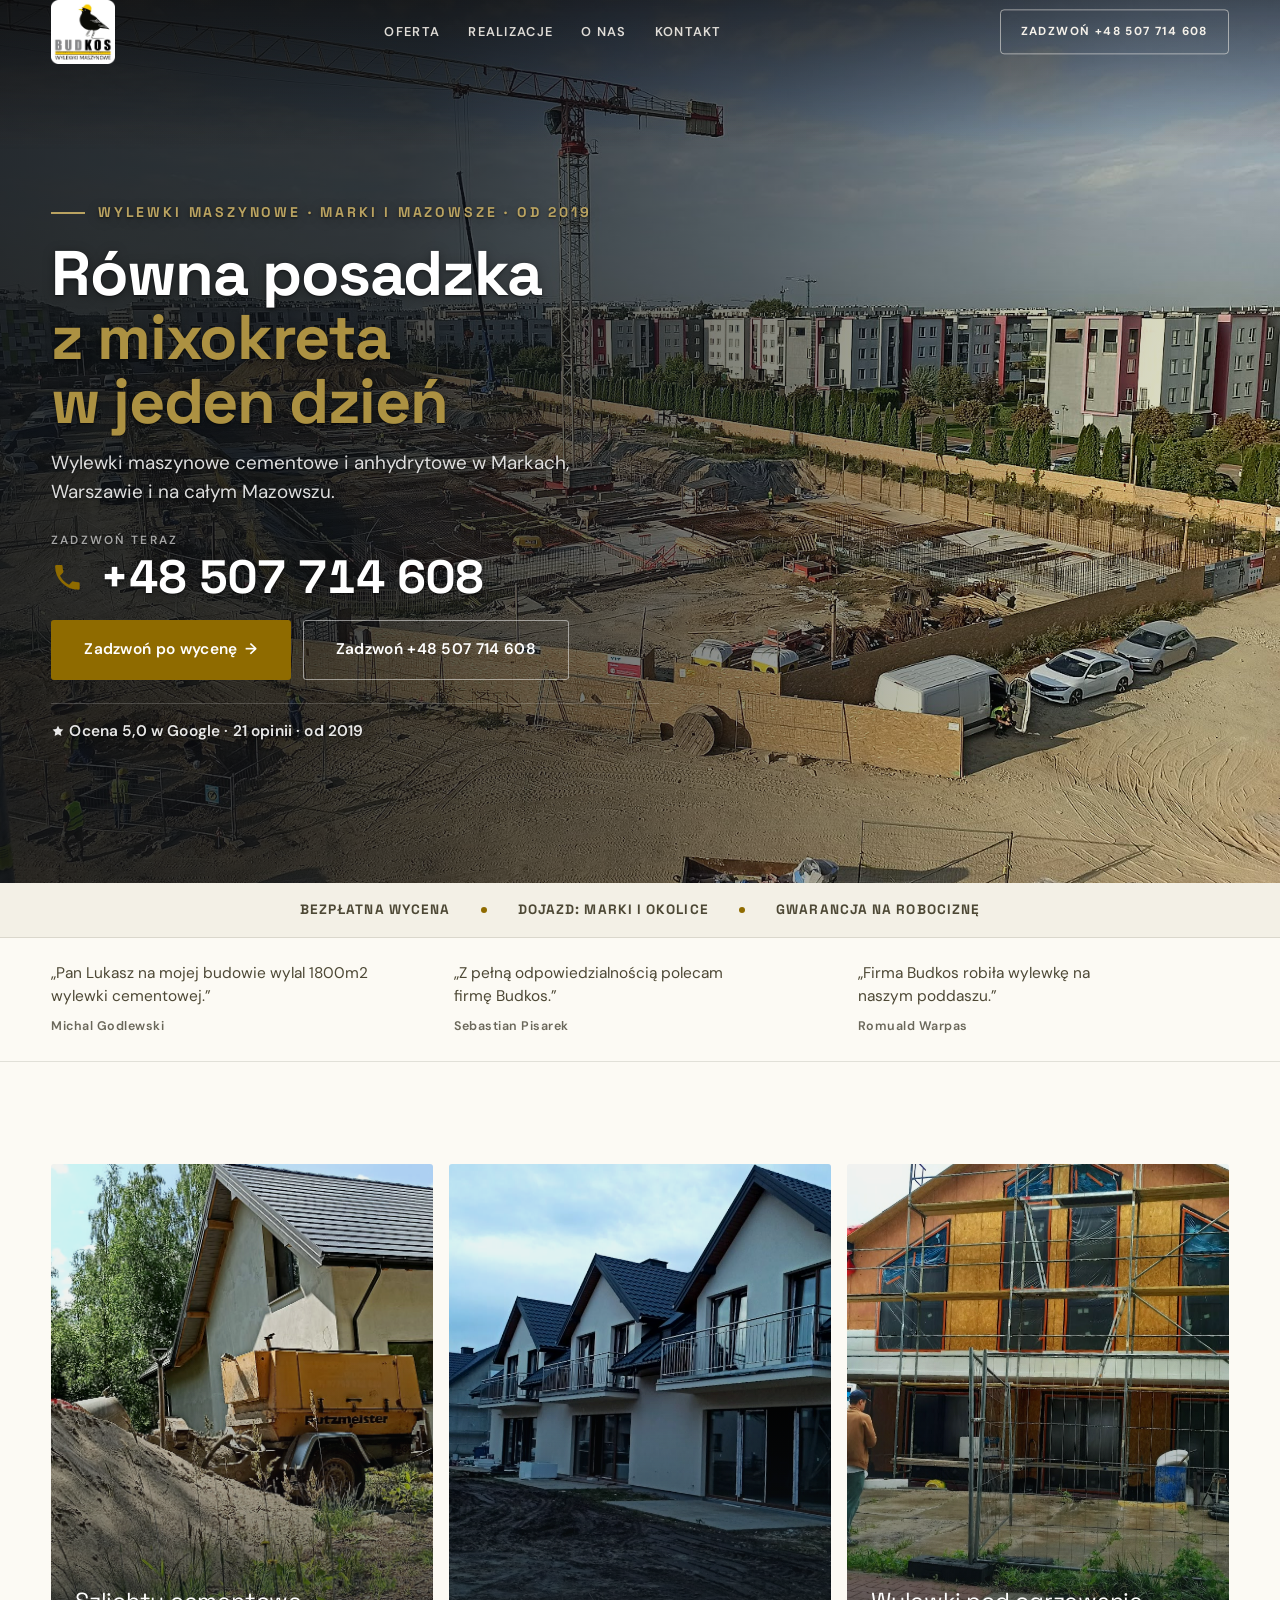
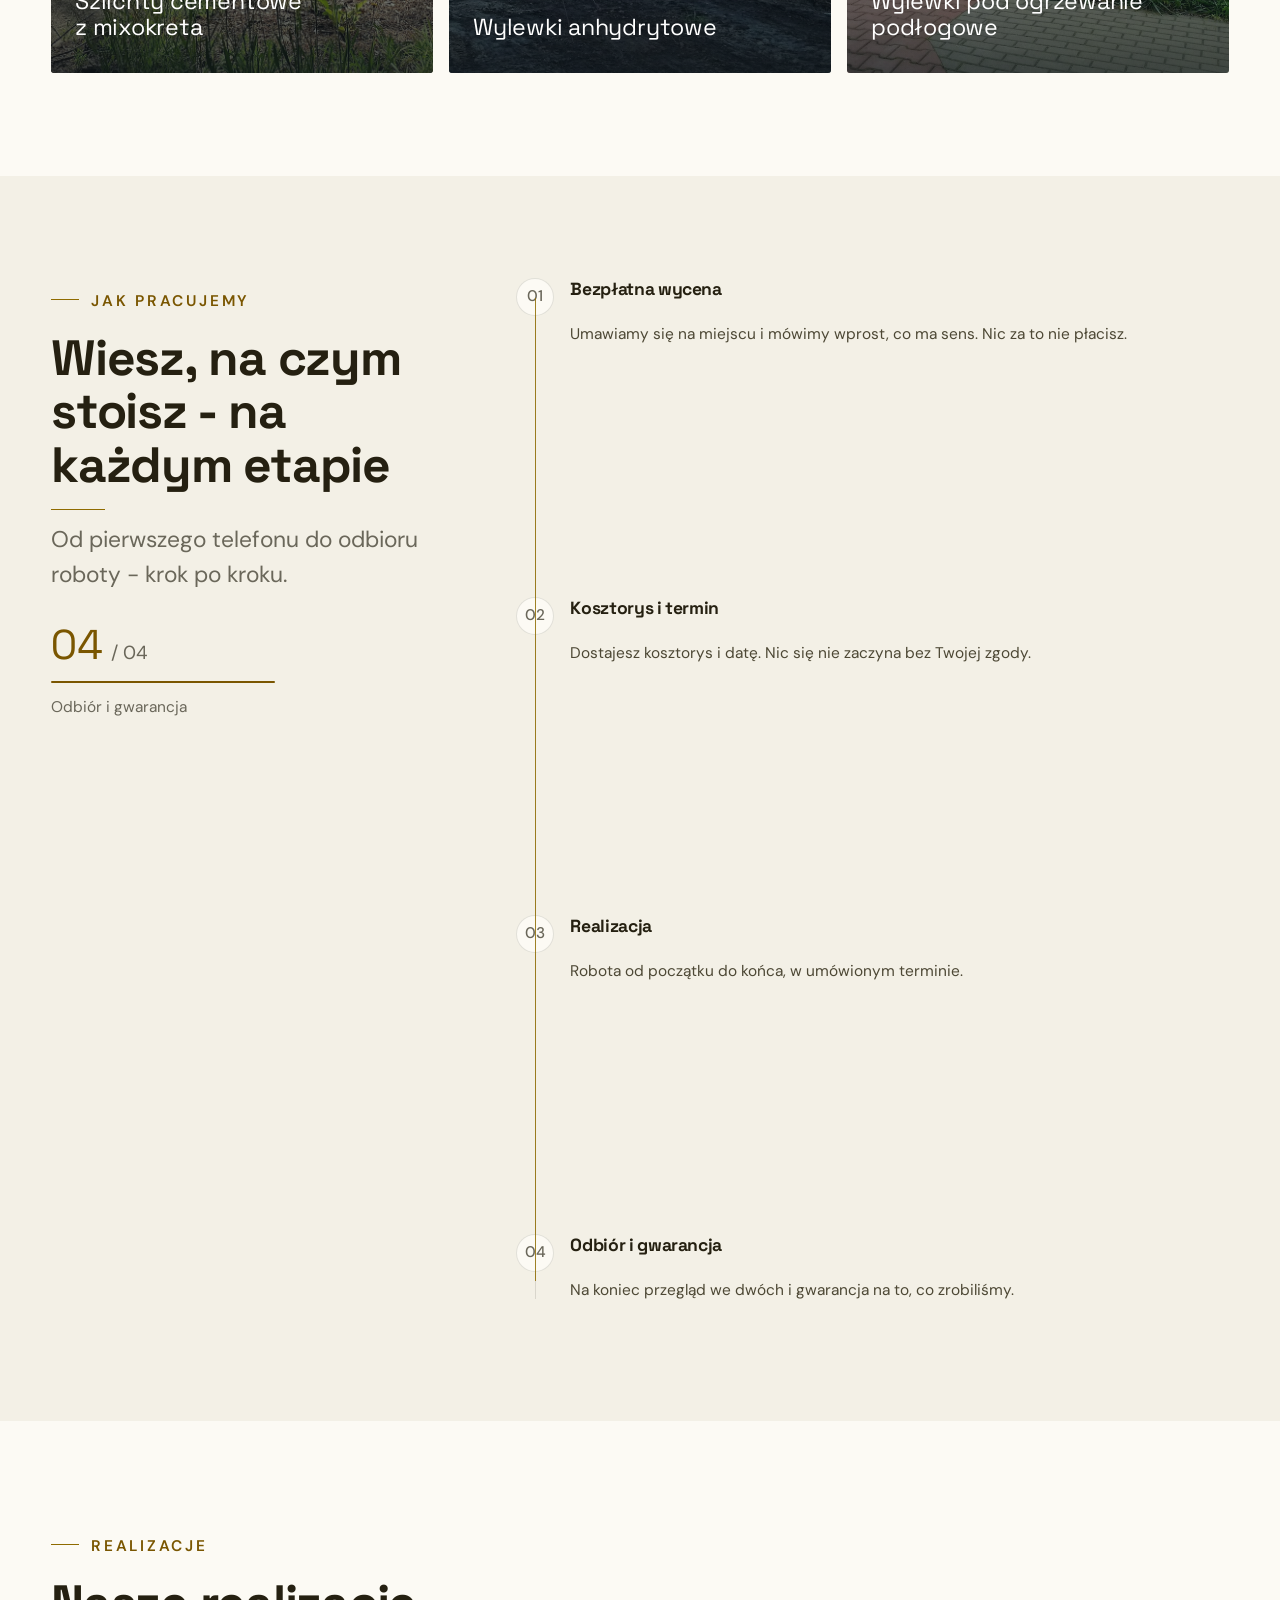
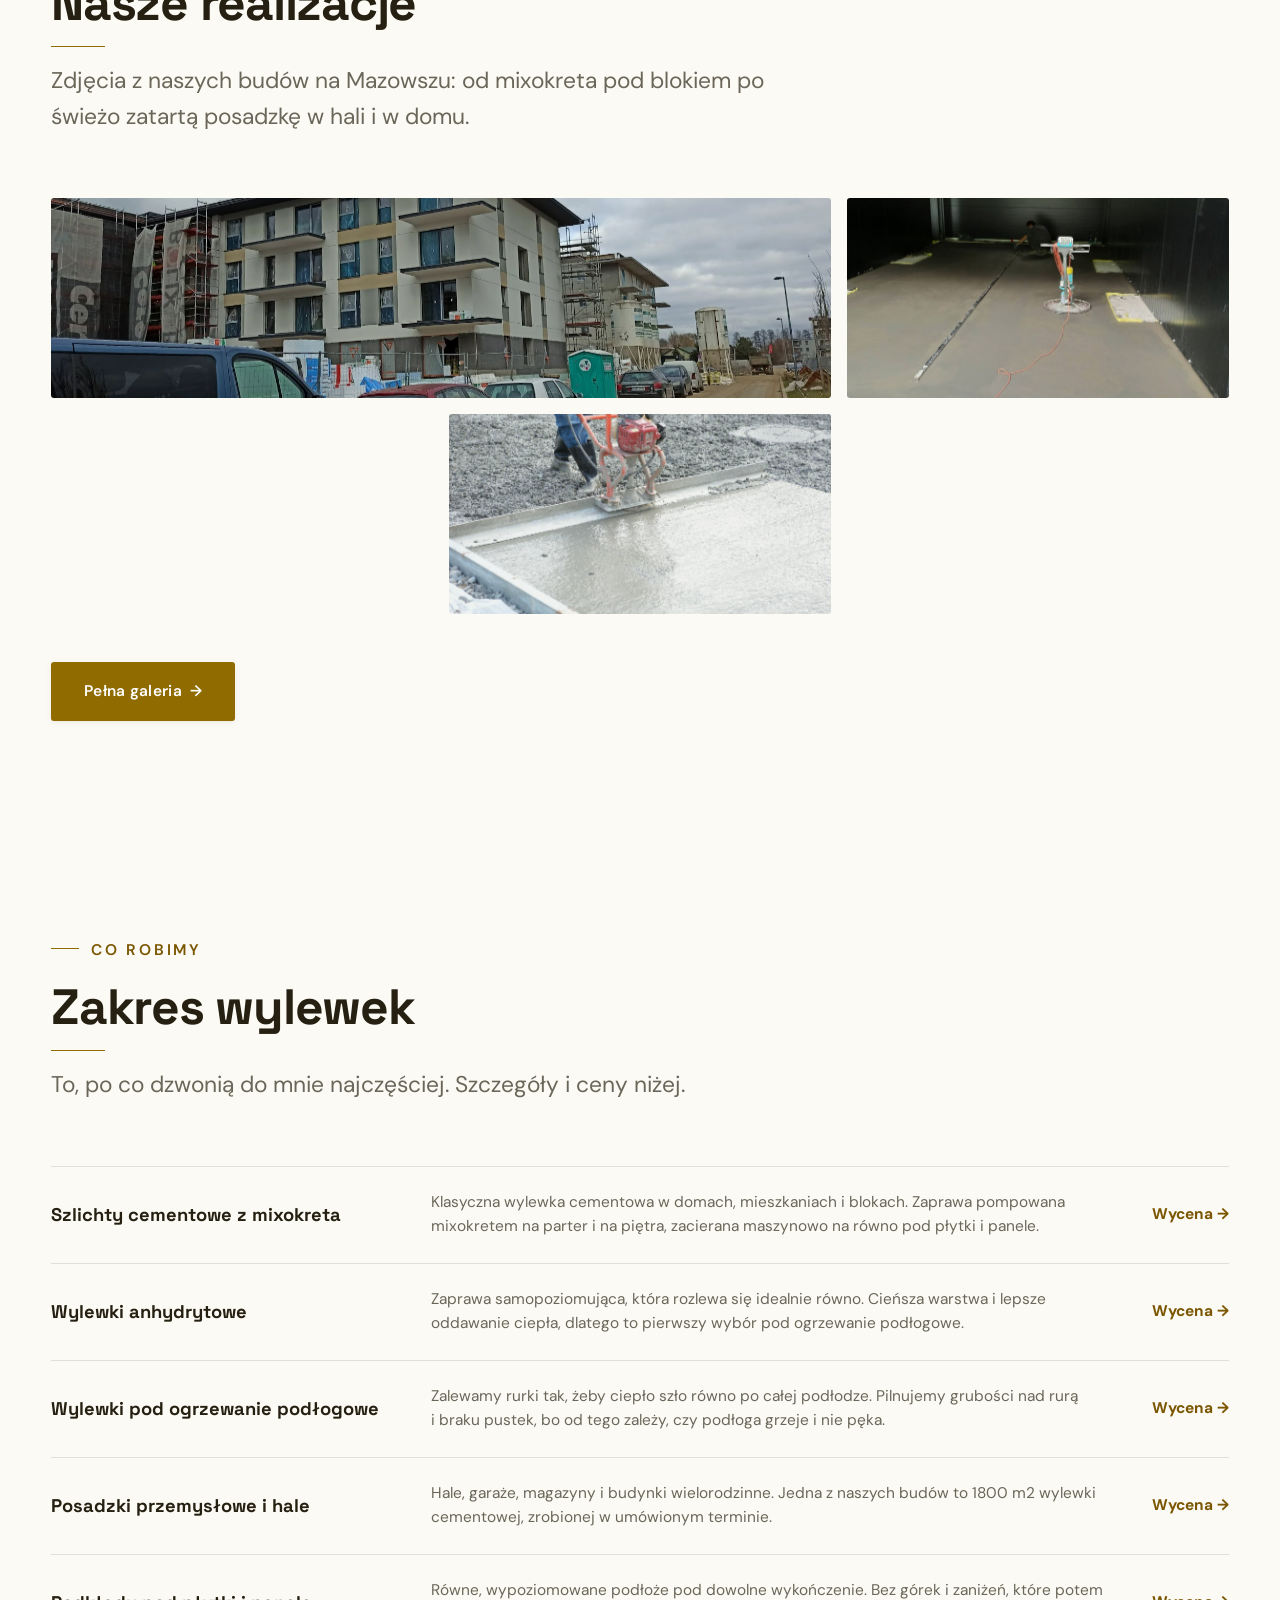
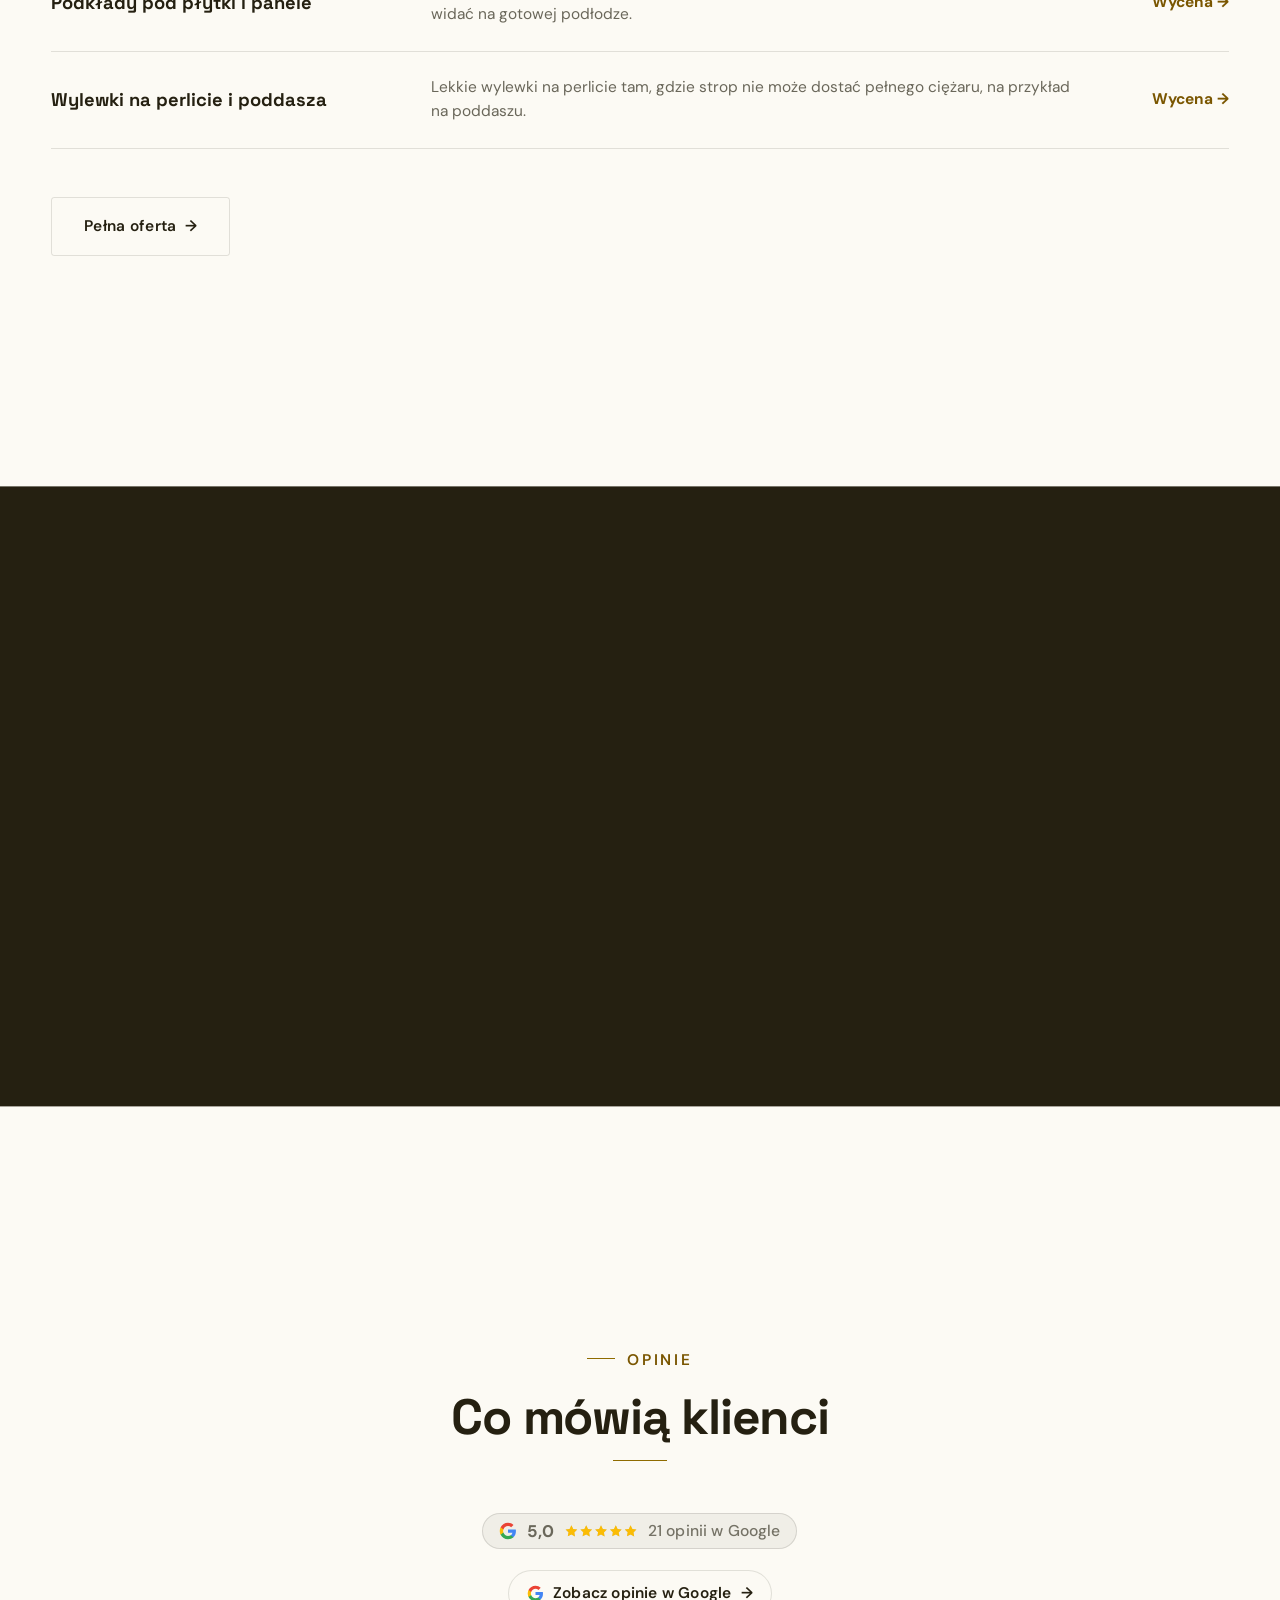
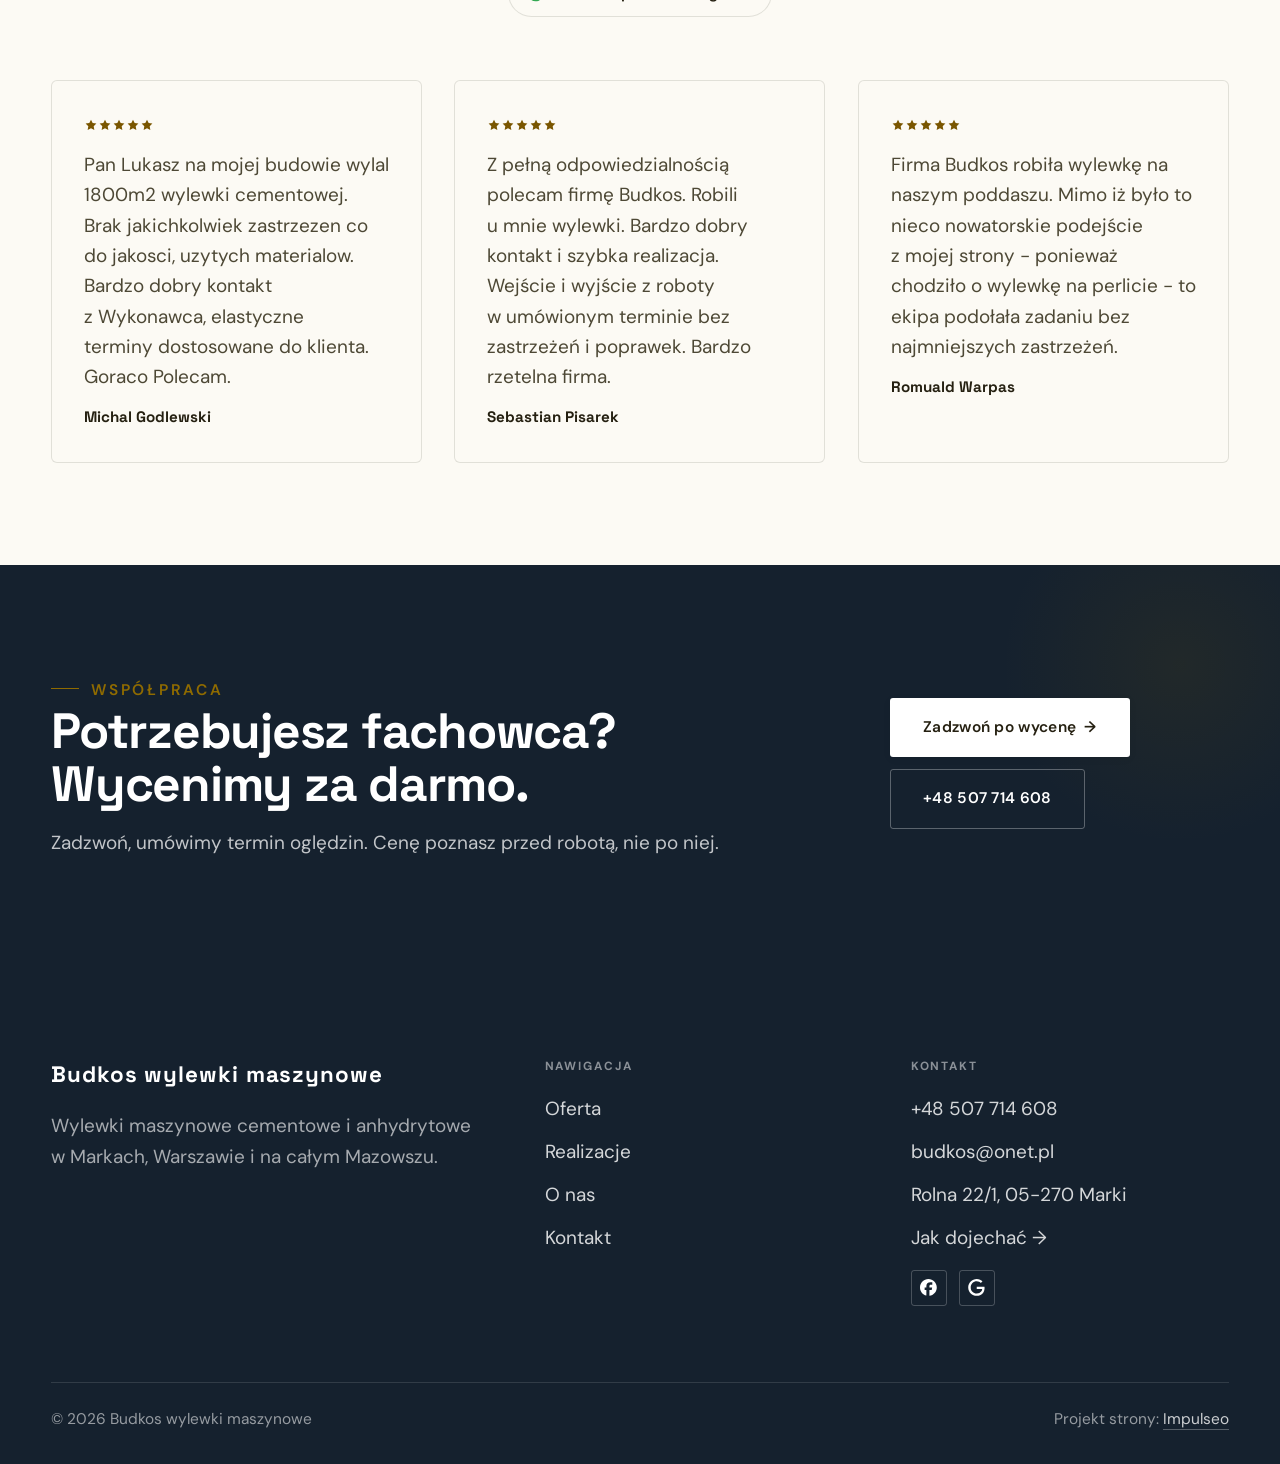
<file: index.html>
<!DOCTYPE html>
<html lang="pl">
<head>
<meta charset="UTF-8">
<meta name="viewport" content="width=device-width, initial-scale=1.0">
<title>Budkos wylewki maszynowe - Wylewki maszynowe · Marki, Warszawa i Mazowsze</title>
<meta name="description" content="Budkos - wylewki maszynowe mixokretem w Markach, Warszawie i na Mazowszu. Szlichty cementowe, posadzki anhydrytowe, wylewki pod ogrzewanie podłogowe, hale i duże metraże. Od 2019 roku, ocena 5,0 w Google.">
<link rel="canonical" href="https://kris20032.github.io/budkos-wylewki-maszynowe/">
<meta name="robots" content="noindex, nofollow">
<meta property="og:type" content="website">
<meta property="og:locale" content="pl_PL">
<meta property="og:site_name" content="Budkos wylewki maszynowe">
<meta property="og:title" content="Budkos wylewki maszynowe - Wylewki maszynowe · Marki, Warszawa i Mazowsze">
<meta property="og:description" content="Budkos - wylewki maszynowe mixokretem w Markach, Warszawie i na Mazowszu. Szlichty cementowe, posadzki anhydrytowe, wylewki pod ogrzewanie podłogowe, hale i duże metraże. Od 2019 roku, ocena 5,0 w Google.">
<meta property="og:url" content="https://kris20032.github.io/budkos-wylewki-maszynowe/">
<meta property="og:image" content="https://kris20032.github.io/budkos-wylewki-maszynowe/img/og.jpg">
<meta property="og:image:width" content="1200">
<meta property="og:image:height" content="630">
<meta name="twitter:card" content="summary_large_image">
<script type="application/ld+json">{"@context": "https://schema.org", "@type": "LocalBusiness", "name": "Budkos wylewki maszynowe", "url": "https://kris20032.github.io/budkos-wylewki-maszynowe/", "telephone": "+48507714608", "image": "https://kris20032.github.io/budkos-wylewki-maszynowe/img/og.jpg", "areaServed": "Marki", "sameAs": ["https://www.facebook.com/szlichtywylewkimaszynowe/", "https://www.google.com/maps?cid=7559980653732126920"]}</script>
<link rel="preconnect" href="https://fonts.googleapis.com">
<link rel="preconnect" href="https://fonts.gstatic.com" crossorigin>
<link href="https://fonts.googleapis.com/css2?family=Space+Grotesk:wght@500;600;700&family=DM+Sans:opsz,wght@9..40,400;9..40,500;9..40,600&display=swap" rel="stylesheet">
<link rel="stylesheet" href="assets/styles.css?v=c024ea94">
</head>
<body>

<header class="nav">
  <div class="wrap nav-inner">
    <a class="brand brand-has-logo" href="index.html"><img class="brand-logo" src="img/logo.png" alt="Budkos wylewki maszynowe" width="524" height="520" decoding="async"></a>
    <nav class="nav-links">
      <a href="oferta.html">Oferta</a>
      <a href="realizacje.html">Realizacje</a>
      <a href="o-nas.html">O nas</a>
      <a href="kontakt.html">Kontakt</a>
      <a href="tel:+48507714608" class="btn btn-accent">Zadzwoń +48 507 714 608</a>
    </nav>
    <button class="nav-toggle" aria-label="Menu"><span></span><span></span><span></span></button>
  </div>
</header>

<main>
<section class="hero-fach">
  <img class="hf-photo" src="img/hero.jpg" fetchpriority="high" data-rotate="img/g3.jpg|img/g5.jpg" alt="Budkos wylewki maszynowe" width="1876" height="990">
  <div class="hf-panel">
    <div class="hf-inner">
      <span class="hf-kicker">Wylewki maszynowe · Marki i Mazowsze · od 2019</span>
      <h1 class="hf-title">Równa posadzka <em>z mixokreta w jeden dzień</em></h1>
      <p class="hf-lead">Wylewki maszynowe cementowe i anhydrytowe w Markach, Warszawie i na całym Mazowszu.</p>
      <a class="hf-phone" href="tel:+48507714608"><span class="hf-phone-lab">Zadzwoń teraz</span><span class="hf-phone-num"><svg class="ico-tel" width="16" height="16" viewBox="0 0 24 24" fill="none" aria-hidden="true"><path d="M6.6 10.8a15.5 15.5 0 0 0 6.6 6.6l2.2-2.2a1 1 0 0 1 1-.24 11.4 11.4 0 0 0 3.6.58 1 1 0 0 1 1 1V20a1 1 0 0 1-1 1A17 17 0 0 1 3 4a1 1 0 0 1 1-1h3.5a1 1 0 0 1 1 1c0 1.25.2 2.46.58 3.6a1 1 0 0 1-.25 1l-2.23 2.2Z" fill="currentColor"/></svg> +48 507 714 608</span></a>
      <div class="hf-actions">
        <a href="kontakt.html" class="btn btn-accent">Zadzwoń po wycenę <span class="arr">→</span></a>
        <a href="tel:+48507714608" class="btn btn-ghost hf-ghost">Zadzwoń +48 507 714 608</a>
      </div>
      <div class="hf-trust"><svg class="ico-star" width="14" height="14" viewBox="0 0 24 24" style="vertical-align:-2px" aria-hidden="true"><path d="M12 2.8l2.85 5.8 6.4.93-4.63 4.5 1.1 6.37L12 17.4l-5.72 3 1.1-6.37-4.63-4.5 6.4-.93L12 2.8Z" fill="currentColor"/></svg> Ocena 5,0 w Google · 21 opinii · od 2019</div>
    </div>
  </div>
</section>
<section class="fach-promise">
  <div class="wrap">
    <ul class="fp-row reveal"><li>Bezpłatna wycena</li><li>Dojazd: Marki i okolice</li><li>Gwarancja na robociznę</li></ul>
  </div>
</section>
<section class="opinie-mini" aria-label="Opinie klientów">
  <div class="wrap">
    <div class="om-row">
      <div class="om-item reveal"><blockquote>„Pan Lukasz na mojej budowie wylal 1800m2 wylewki cementowej.”</blockquote><span class="om-autor">Michal Godlewski</span></div>
      <div class="om-item reveal"><blockquote>„Z pełną odpowiedzialnością polecam firmę Budkos.”</blockquote><span class="om-autor">Sebastian Pisarek</span></div>
      <div class="om-item reveal"><blockquote>„Firma Budkos robiła wylewkę na naszym poddaszu.”</blockquote><span class="om-autor">Romuald Warpas</span></div>
    </div>
  </div>
</section>
<section class="gateways-band">
  <div class="wrap">
    <div class="gateways">
      <a href="oferta.html" class="gateway reveal"><img src="img/g1.jpg" alt="Szlichty cementowe z mixokreta" loading="lazy" width="1600" height="1201" decoding="async"><span class="g-ttl">Szlichty cementowe z mixokreta</span></a>
      <a href="oferta.html" class="gateway reveal"><img src="img/g2.jpg" alt="Wylewki anhydrytowe" loading="lazy" width="1498" height="1078" decoding="async"><span class="g-ttl">Wylewki anhydrytowe</span></a>
      <a href="oferta.html" class="gateway reveal"><img src="img/g4.jpg" alt="Wylewki pod ogrzewanie podłogowe" loading="lazy" width="1518" height="1106" decoding="async"><span class="g-ttl">Wylewki pod ogrzewanie podłogowe</span></a>
    </div>
  </div>
</section>
<section class="proces proces-os fachowcy">
  <div class="wrap proc-grid">
    <div class="proc-side">
      <div class="head reveal">
        <span class="eyebrow">Jak pracujemy</span>
        <h2>Wiesz, na czym stoisz - na każdym etapie</h2>
        <p>Od pierwszego telefonu do odbioru roboty - krok po kroku.</p>
      </div>
      <div class="proc-count" aria-hidden="true"><span class="pc-cur">01</span><span class="pc-all">/ 04</span></div>
      <div class="proc-bar" aria-hidden="true"><i></i></div>
      <p class="proc-now" aria-hidden="true">Bezpłatna wycena</p>
    </div>
    <ol class="proces-line">
      <li class="reveal"><span class="pno">01</span><h3>Bezpłatna wycena</h3><p>Umawiamy się na miejscu i mówimy wprost, co ma sens. Nic za to nie płacisz.</p></li>
      <li class="reveal"><span class="pno">02</span><h3>Kosztorys i termin</h3><p>Dostajesz kosztorys i datę. Nic się nie zaczyna bez Twojej zgody.</p></li>
      <li class="reveal"><span class="pno">03</span><h3>Realizacja</h3><p>Robota od początku do końca, w umówionym terminie.</p></li>
      <li class="reveal"><span class="pno">04</span><h3>Odbiór i gwarancja</h3><p>Na koniec przegląd we dwóch i gwarancja na to, co zrobiliśmy.</p></li>
    </ol>
  </div>
</section>
<section>
  <div class="wrap">
    <div class="head reveal">
      <span class="eyebrow">Realizacje</span>
      <h2>Nasze realizacje</h2>
      <p>Zdjęcia z naszych budów na Mazowszu: od mixokreta pod blokiem po świeżo zatartą posadzkę w hali i w domu.</p>
    </div>
    <div class="gallery">
      <div class="tile t-two3 reveal"><img src="img/g6.jpg" alt="Budkos wylewki maszynowe" loading="lazy" width="1528" height="1120" decoding="async"></div>
      <div class="tile t-third reveal"><img src="img/g7.jpg" alt="Budkos wylewki maszynowe" loading="lazy" width="1548" height="2078" decoding="async"></div>
      <div class="tile t-third reveal"><img src="img/g8.jpg" alt="Budkos wylewki maszynowe" loading="lazy" width="1600" height="2131" decoding="async"></div>
      <div class="tile t-third reveal"><img src="img/g9.jpg" alt="Budkos wylewki maszynowe" loading="lazy" width="1600" height="1066" decoding="async"></div>
      <div class="tile t-third reveal"><img src="img/g10.jpg" alt="Budkos wylewki maszynowe" loading="lazy" width="1600" height="1066" decoding="async"></div>
    </div>
    <div style="margin-top:var(--space-7)" class="reveal"><a href="realizacje.html" class="btn btn-accent">Pełna galeria <span class="arr">→</span></a></div>
  </div>
</section>
<section class="fach-uslugi">
  <div class="wrap">
    <div class="head reveal">
      <span class="eyebrow">Co robimy</span>
      <h2>Zakres wylewek</h2>
      <p>To, po co dzwonią do mnie najczęściej. Szczegóły i ceny niżej.</p>
    </div>
    <ul class="fu-list">
      <li class="fu-row reveal"><div class="fu-name">Szlichty cementowe z mixokreta</div><div class="fu-desc">Klasyczna wylewka cementowa w domach, mieszkaniach i blokach. Zaprawa pompowana mixokretem na parter i na piętra, zacierana maszynowo na równo pod płytki i panele.</div><a class="fu-cta" href="kontakt.html">Wycena <span class="arr">→</span></a></li>
      <li class="fu-row reveal"><div class="fu-name">Wylewki anhydrytowe</div><div class="fu-desc">Zaprawa samopoziomująca, która rozlewa się idealnie równo. Cieńsza warstwa i lepsze oddawanie ciepła, dlatego to pierwszy wybór pod ogrzewanie podłogowe.</div><a class="fu-cta" href="kontakt.html">Wycena <span class="arr">→</span></a></li>
      <li class="fu-row reveal"><div class="fu-name">Wylewki pod ogrzewanie podłogowe</div><div class="fu-desc">Zalewamy rurki tak, żeby ciepło szło równo po całej podłodze. Pilnujemy grubości nad rurą i braku pustek, bo od tego zależy, czy podłoga grzeje i nie pęka.</div><a class="fu-cta" href="kontakt.html">Wycena <span class="arr">→</span></a></li>
      <li class="fu-row reveal"><div class="fu-name">Posadzki przemysłowe i hale</div><div class="fu-desc">Hale, garaże, magazyny i budynki wielorodzinne. Jedna z naszych budów to 1800 m2 wylewki cementowej, zrobionej w umówionym terminie.</div><a class="fu-cta" href="kontakt.html">Wycena <span class="arr">→</span></a></li>
      <li class="fu-row reveal"><div class="fu-name">Podkłady pod płytki i panele</div><div class="fu-desc">Równe, wypoziomowane podłoże pod dowolne wykończenie. Bez górek i zaniżeń, które potem widać na gotowej podłodze.</div><a class="fu-cta" href="kontakt.html">Wycena <span class="arr">→</span></a></li>
      <li class="fu-row reveal"><div class="fu-name">Wylewki na perlicie i poddasza</div><div class="fu-desc">Lekkie wylewki na perlicie tam, gdzie strop nie może dostać pełnego ciężaru, na przykład na poddaszu.</div><a class="fu-cta" href="kontakt.html">Wycena <span class="arr">→</span></a></li>
    </ul>
    <div style="margin-top:var(--space-7)" class="reveal"><a href="oferta.html" class="btn btn-ghost">Pełna oferta <span class="arr">→</span></a></div>
  </div>
</section>
<section class="stopklatka" aria-hidden="true">
  <div class="stk-bg" style="background-image:url(img/g11.jpg)"></div>
</section>
<section class="opinie">
  <div class="wrap">
    <div class="head center reveal">
      <span class="eyebrow">Opinie</span>
      <h2>Co mówią klienci</h2>
    </div>
    <p class="op-meta reveal"><span class="g-badge"><svg class="gb-ico" viewBox="0 0 24 24" width="18" height="18" aria-hidden="true"><path fill="#4285F4" d="M22.56 12.25c0-.78-.07-1.53-.2-2.25H12v4.26h5.92c-.26 1.37-1.04 2.53-2.21 3.31v2.77h3.57c2.08-1.92 3.28-4.74 3.28-8.09z"/><path fill="#34A853" d="M12 23c2.97 0 5.46-.98 7.28-2.66l-3.57-2.77c-.98.66-2.23 1.06-3.71 1.06-2.86 0-5.29-1.93-6.16-4.53H2.18v2.84C3.99 20.53 7.7 23 12 23z"/><path fill="#FBBC05" d="M5.84 14.09c-.22-.66-.35-1.36-.35-2.09s.13-1.43.35-2.09V7.07H2.18C1.43 8.55 1 10.22 1 12s.43 3.45 1.18 4.93l2.85-2.22.81-.62z"/><path fill="#EA4335" d="M12 5.38c1.62 0 3.06.56 4.21 1.64l3.15-3.15C17.45 2.09 14.97 1 12 1 7.7 1 3.99 3.47 2.18 7.07l3.66 2.84c.87-2.6 3.3-4.53 6.16-4.53z"/></svg><b class="gb-ocena">5,0</b><svg class="gb-stars" viewBox="0 0 90 18" width="74" height="14.8" aria-hidden="true"><g fill="currentColor" opacity=".26"><path transform="translate(0,0)" d="M9 1.6l2.2 4.46 4.92.72-3.56 3.47.84 4.9L9 12.74l-4.4 2.31.84-4.9L1.88 6.68l4.92-.72L9 1.6Z"/><path transform="translate(18,0)" d="M9 1.6l2.2 4.46 4.92.72-3.56 3.47.84 4.9L9 12.74l-4.4 2.31.84-4.9L1.88 6.68l4.92-.72L9 1.6Z"/><path transform="translate(36,0)" d="M9 1.6l2.2 4.46 4.92.72-3.56 3.47.84 4.9L9 12.74l-4.4 2.31.84-4.9L1.88 6.68l4.92-.72L9 1.6Z"/><path transform="translate(54,0)" d="M9 1.6l2.2 4.46 4.92.72-3.56 3.47.84 4.9L9 12.74l-4.4 2.31.84-4.9L1.88 6.68l4.92-.72L9 1.6Z"/><path transform="translate(72,0)" d="M9 1.6l2.2 4.46 4.92.72-3.56 3.47.84 4.9L9 12.74l-4.4 2.31.84-4.9L1.88 6.68l4.92-.72L9 1.6Z"/></g><clipPath id="gs1000"><rect x="0" y="0" width="90.0" height="18"/></clipPath><g fill="#FBBC04" clip-path="url(#gs1000)"><path transform="translate(0,0)" d="M9 1.6l2.2 4.46 4.92.72-3.56 3.47.84 4.9L9 12.74l-4.4 2.31.84-4.9L1.88 6.68l4.92-.72L9 1.6Z"/><path transform="translate(18,0)" d="M9 1.6l2.2 4.46 4.92.72-3.56 3.47.84 4.9L9 12.74l-4.4 2.31.84-4.9L1.88 6.68l4.92-.72L9 1.6Z"/><path transform="translate(36,0)" d="M9 1.6l2.2 4.46 4.92.72-3.56 3.47.84 4.9L9 12.74l-4.4 2.31.84-4.9L1.88 6.68l4.92-.72L9 1.6Z"/><path transform="translate(54,0)" d="M9 1.6l2.2 4.46 4.92.72-3.56 3.47.84 4.9L9 12.74l-4.4 2.31.84-4.9L1.88 6.68l4.92-.72L9 1.6Z"/><path transform="translate(72,0)" d="M9 1.6l2.2 4.46 4.92.72-3.56 3.47.84 4.9L9 12.74l-4.4 2.31.84-4.9L1.88 6.68l4.92-.72L9 1.6Z"/></g></svg><span class="gb-txt">21 opinii w Google</span></span></p>
    <p class="op-meta reveal"><a class="op-google" href="https://www.google.com/maps?cid=7559980653732126920" target="_blank" rel="noopener"><svg class="op-g-ico" viewBox="0 0 24 24" width="17" height="17" aria-hidden="true"><path fill="#4285F4" d="M22.56 12.25c0-.78-.07-1.53-.2-2.25H12v4.26h5.92c-.26 1.37-1.04 2.53-2.21 3.31v2.77h3.57c2.08-1.92 3.28-4.74 3.28-8.09z"/><path fill="#34A853" d="M12 23c2.97 0 5.46-.98 7.28-2.66l-3.57-2.77c-.98.66-2.23 1.06-3.71 1.06-2.86 0-5.29-1.93-6.16-4.53H2.18v2.84C3.99 20.53 7.7 23 12 23z"/><path fill="#FBBC05" d="M5.84 14.09c-.22-.66-.35-1.36-.35-2.09s.13-1.43.35-2.09V7.07H2.18C1.43 8.55 1 10.22 1 12s.43 3.45 1.18 4.93l2.85-2.22.81-.62z"/><path fill="#EA4335" d="M12 5.38c1.62 0 3.06.56 4.21 1.64l3.15-3.15C17.45 2.09 14.97 1 12 1 7.7 1 3.99 3.47 2.18 7.07l3.66 2.84c.87-2.6 3.3-4.53 6.16-4.53z"/></svg><span>Zobacz opinie w Google</span><span class="arr">→</span></a></p>
    <div class="opinie-grid">
      <figure class="op-card reveal"><span class="op-star"><svg class="ico-star" width="14" height="14" viewBox="0 0 24 24" style="vertical-align:-2px" aria-hidden="true"><path d="M12 2.8l2.85 5.8 6.4.93-4.63 4.5 1.1 6.37L12 17.4l-5.72 3 1.1-6.37-4.63-4.5 6.4-.93L12 2.8Z" fill="currentColor"/></svg><svg class="ico-star" width="14" height="14" viewBox="0 0 24 24" style="vertical-align:-2px" aria-hidden="true"><path d="M12 2.8l2.85 5.8 6.4.93-4.63 4.5 1.1 6.37L12 17.4l-5.72 3 1.1-6.37-4.63-4.5 6.4-.93L12 2.8Z" fill="currentColor"/></svg><svg class="ico-star" width="14" height="14" viewBox="0 0 24 24" style="vertical-align:-2px" aria-hidden="true"><path d="M12 2.8l2.85 5.8 6.4.93-4.63 4.5 1.1 6.37L12 17.4l-5.72 3 1.1-6.37-4.63-4.5 6.4-.93L12 2.8Z" fill="currentColor"/></svg><svg class="ico-star" width="14" height="14" viewBox="0 0 24 24" style="vertical-align:-2px" aria-hidden="true"><path d="M12 2.8l2.85 5.8 6.4.93-4.63 4.5 1.1 6.37L12 17.4l-5.72 3 1.1-6.37-4.63-4.5 6.4-.93L12 2.8Z" fill="currentColor"/></svg><svg class="ico-star" width="14" height="14" viewBox="0 0 24 24" style="vertical-align:-2px" aria-hidden="true"><path d="M12 2.8l2.85 5.8 6.4.93-4.63 4.5 1.1 6.37L12 17.4l-5.72 3 1.1-6.37-4.63-4.5 6.4-.93L12 2.8Z" fill="currentColor"/></svg></span><blockquote>Pan Lukasz na mojej budowie wylal 1800m2 wylewki cementowej. Brak jakichkolwiek zastrzezen co do jakosci, uzytych materialow. Bardzo dobry kontakt z Wykonawca, elastyczne terminy dostosowane do klienta. Goraco Polecam.</blockquote><span class="op-autor">Michal Godlewski</span></figure>
      <figure class="op-card reveal"><span class="op-star"><svg class="ico-star" width="14" height="14" viewBox="0 0 24 24" style="vertical-align:-2px" aria-hidden="true"><path d="M12 2.8l2.85 5.8 6.4.93-4.63 4.5 1.1 6.37L12 17.4l-5.72 3 1.1-6.37-4.63-4.5 6.4-.93L12 2.8Z" fill="currentColor"/></svg><svg class="ico-star" width="14" height="14" viewBox="0 0 24 24" style="vertical-align:-2px" aria-hidden="true"><path d="M12 2.8l2.85 5.8 6.4.93-4.63 4.5 1.1 6.37L12 17.4l-5.72 3 1.1-6.37-4.63-4.5 6.4-.93L12 2.8Z" fill="currentColor"/></svg><svg class="ico-star" width="14" height="14" viewBox="0 0 24 24" style="vertical-align:-2px" aria-hidden="true"><path d="M12 2.8l2.85 5.8 6.4.93-4.63 4.5 1.1 6.37L12 17.4l-5.72 3 1.1-6.37-4.63-4.5 6.4-.93L12 2.8Z" fill="currentColor"/></svg><svg class="ico-star" width="14" height="14" viewBox="0 0 24 24" style="vertical-align:-2px" aria-hidden="true"><path d="M12 2.8l2.85 5.8 6.4.93-4.63 4.5 1.1 6.37L12 17.4l-5.72 3 1.1-6.37-4.63-4.5 6.4-.93L12 2.8Z" fill="currentColor"/></svg><svg class="ico-star" width="14" height="14" viewBox="0 0 24 24" style="vertical-align:-2px" aria-hidden="true"><path d="M12 2.8l2.85 5.8 6.4.93-4.63 4.5 1.1 6.37L12 17.4l-5.72 3 1.1-6.37-4.63-4.5 6.4-.93L12 2.8Z" fill="currentColor"/></svg></span><blockquote>Z pełną odpowiedzialnością polecam firmę Budkos. Robili u mnie wylewki. Bardzo dobry kontakt i szybka realizacja. Wejście i wyjście z roboty w umówionym terminie bez zastrzeżeń i poprawek. Bardzo rzetelna firma.</blockquote><span class="op-autor">Sebastian Pisarek</span></figure>
      <figure class="op-card reveal"><span class="op-star"><svg class="ico-star" width="14" height="14" viewBox="0 0 24 24" style="vertical-align:-2px" aria-hidden="true"><path d="M12 2.8l2.85 5.8 6.4.93-4.63 4.5 1.1 6.37L12 17.4l-5.72 3 1.1-6.37-4.63-4.5 6.4-.93L12 2.8Z" fill="currentColor"/></svg><svg class="ico-star" width="14" height="14" viewBox="0 0 24 24" style="vertical-align:-2px" aria-hidden="true"><path d="M12 2.8l2.85 5.8 6.4.93-4.63 4.5 1.1 6.37L12 17.4l-5.72 3 1.1-6.37-4.63-4.5 6.4-.93L12 2.8Z" fill="currentColor"/></svg><svg class="ico-star" width="14" height="14" viewBox="0 0 24 24" style="vertical-align:-2px" aria-hidden="true"><path d="M12 2.8l2.85 5.8 6.4.93-4.63 4.5 1.1 6.37L12 17.4l-5.72 3 1.1-6.37-4.63-4.5 6.4-.93L12 2.8Z" fill="currentColor"/></svg><svg class="ico-star" width="14" height="14" viewBox="0 0 24 24" style="vertical-align:-2px" aria-hidden="true"><path d="M12 2.8l2.85 5.8 6.4.93-4.63 4.5 1.1 6.37L12 17.4l-5.72 3 1.1-6.37-4.63-4.5 6.4-.93L12 2.8Z" fill="currentColor"/></svg><svg class="ico-star" width="14" height="14" viewBox="0 0 24 24" style="vertical-align:-2px" aria-hidden="true"><path d="M12 2.8l2.85 5.8 6.4.93-4.63 4.5 1.1 6.37L12 17.4l-5.72 3 1.1-6.37-4.63-4.5 6.4-.93L12 2.8Z" fill="currentColor"/></svg></span><blockquote>Firma Budkos robiła wylewkę na naszym poddaszu. Mimo iż było to nieco nowatorskie podejście z mojej strony - ponieważ chodziło o wylewkę na perlicie - to ekipa podołała zadaniu bez najmniejszych zastrzeżeń.</blockquote><span class="op-autor">Romuald Warpas</span></figure>
    </div>
  </div>
</section>
<section class="cta">
  <div class="wrap">
    <div class="reveal">
      <span class="eyebrow">Współpraca</span>
      <h2>Potrzebujesz fachowca? Wycenimy za darmo.</h2>
      <p>Zadzwoń, umówimy termin oględzin. Cenę poznasz przed robotą, nie po niej.</p>
    </div>
    <div class="cta-actions reveal">
      <a href="kontakt.html" class="btn btn-light">Zadzwoń po wycenę <span class="arr">→</span></a>
      <a href="tel:+48507714608" class="btn btn-ghost btn-ghost-cta">+48 507 714 608</a>
    </div>
  </div>
</section>
</main>

<footer>
  <div class="wrap">
    <div class="foot-grid">
      <div class="foot-brand">
        <div class="name">Budkos wylewki maszynowe</div>
        <p>Wylewki maszynowe cementowe i anhydrytowe w Markach, Warszawie i na całym Mazowszu.</p>
      </div>
      <div class="foot-col">
        <h4>Nawigacja</h4>
        <a href="oferta.html">Oferta</a>
        <a href="realizacje.html">Realizacje</a>
        <a href="o-nas.html">O nas</a>
        <a href="kontakt.html">Kontakt</a>
      </div>
      <div class="foot-col">
        <h4>Kontakt</h4>
        <a href="tel:+48507714608">+48 507 714 608</a>
        <a href="mailto:budkos@onet.pl">budkos@onet.pl</a>
        <p>Rolna 22/1, 05-270 Marki</p>
        <a href="https://www.google.com/maps?cid=7559980653732126920" target="_blank" rel="noopener">Jak dojechać →</a>
      <div class="foot-soc">
        <a class="soc" href="https://www.facebook.com/szlichtywylewkimaszynowe/" target="_blank" rel="noopener" aria-label="Facebook - Budkos wylewki maszynowe"><svg viewBox="0 0 24 24" aria-hidden="true" focusable="false"><path d="M9.101 23.691v-7.98H6.627v-3.667h2.474v-1.58c0-4.085 1.848-5.978 5.858-5.978.401 0 .955.042 1.468.103a8.68 8.68 0 0 1 1.141.195v3.325a8.623 8.623 0 0 0-.653-.036 26.805 26.805 0 0 0-.733-.009c-.707 0-1.259.096-1.675.309a1.686 1.686 0 0 0-.679.622c-.258.42-.374.995-.374 1.752v1.297h3.919l-.386 2.103-.287 1.564h-3.246v8.245C19.396 23.238 24 18.179 24 12.044c0-6.627-5.373-12-12-12s-12 5.373-12 12c0 5.628 3.874 10.35 9.101 11.647Z" fill="currentColor"/></svg></a>
        <a class="soc" href="https://www.google.com/maps?cid=7559980653732126920" target="_blank" rel="noopener" aria-label="Google - Budkos wylewki maszynowe"><svg viewBox="0 0 24 24" aria-hidden="true" focusable="false"><path d="M12.48 10.92v3.28h7.84c-.24 1.84-.853 3.187-1.787 4.133-1.147 1.147-2.933 2.4-6.053 2.4-4.827 0-8.6-3.893-8.6-8.72s3.773-8.72 8.6-8.72c2.6 0 4.507 1.027 5.907 2.347l2.307-2.307C18.747 1.44 16.133 0 12.48 0 5.867 0 .307 5.387.307 12s5.56 12 12.173 12c3.573 0 6.267-1.173 8.373-3.36 2.16-2.16 2.84-5.213 2.84-7.667 0-.76-.053-1.467-.173-2.053H12.48z" fill="currentColor"/></svg></a>
      </div>
      </div>
    </div>
    <div class="foot-bot">
      <span>© 2026 Budkos wylewki maszynowe</span>
      <span>Projekt strony: <a class="foot-credit" href="https://impulseo.pl" target="_blank" rel="noopener">Impulseo</a></span>
    </div>
  </div>
</footer>
<div class="sticky-call"><a class="sc-call" href="tel:+48507714608"><svg class="ico-tel" width="16" height="16" viewBox="0 0 24 24" fill="none" aria-hidden="true"><path d="M6.6 10.8a15.5 15.5 0 0 0 6.6 6.6l2.2-2.2a1 1 0 0 1 1-.24 11.4 11.4 0 0 0 3.6.58 1 1 0 0 1 1 1V20a1 1 0 0 1-1 1A17 17 0 0 1 3 4a1 1 0 0 1 1-1h3.5a1 1 0 0 1 1 1c0 1.25.2 2.46.58 3.6a1 1 0 0 1-.25 1l-2.23 2.2Z" fill="currentColor"/></svg> Zadzwoń</a><a class="sc-quote" href="kontakt.html">Zadzwoń po wycenę</a></div>
<div class="demo-wazne" data-do="2026-09-23" data-cykl="3" hidden><svg class="dw-ico" width="13" height="13" viewBox="0 0 24 24" fill="none" aria-hidden="true"><circle cx="12" cy="12" r="8.6" stroke="currentColor" stroke-width="1.8"/><path d="M12 7.2V12l3.3 2" stroke="currentColor" stroke-width="1.8" stroke-linecap="round"/></svg><span class="dw-txt"></span></div>

<script src="assets/main.js"></script>
</body>
</html>
</file>
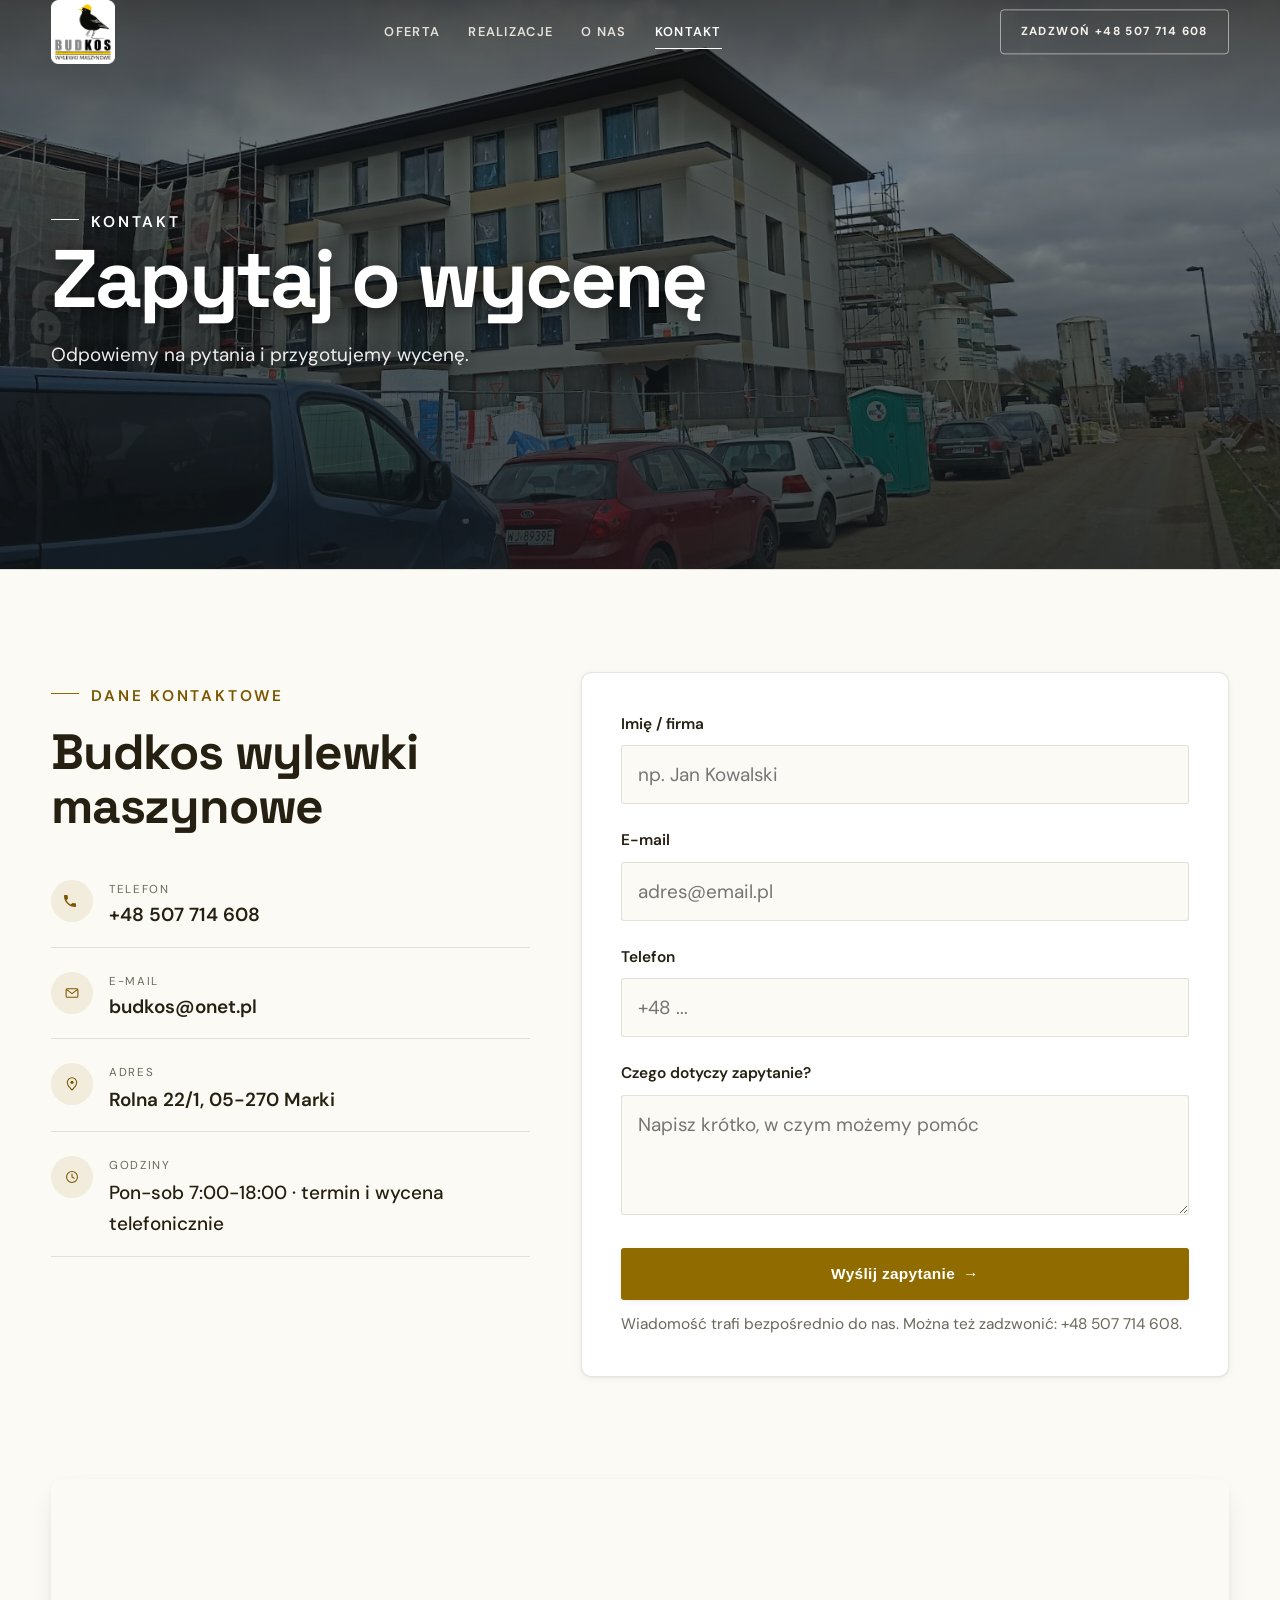
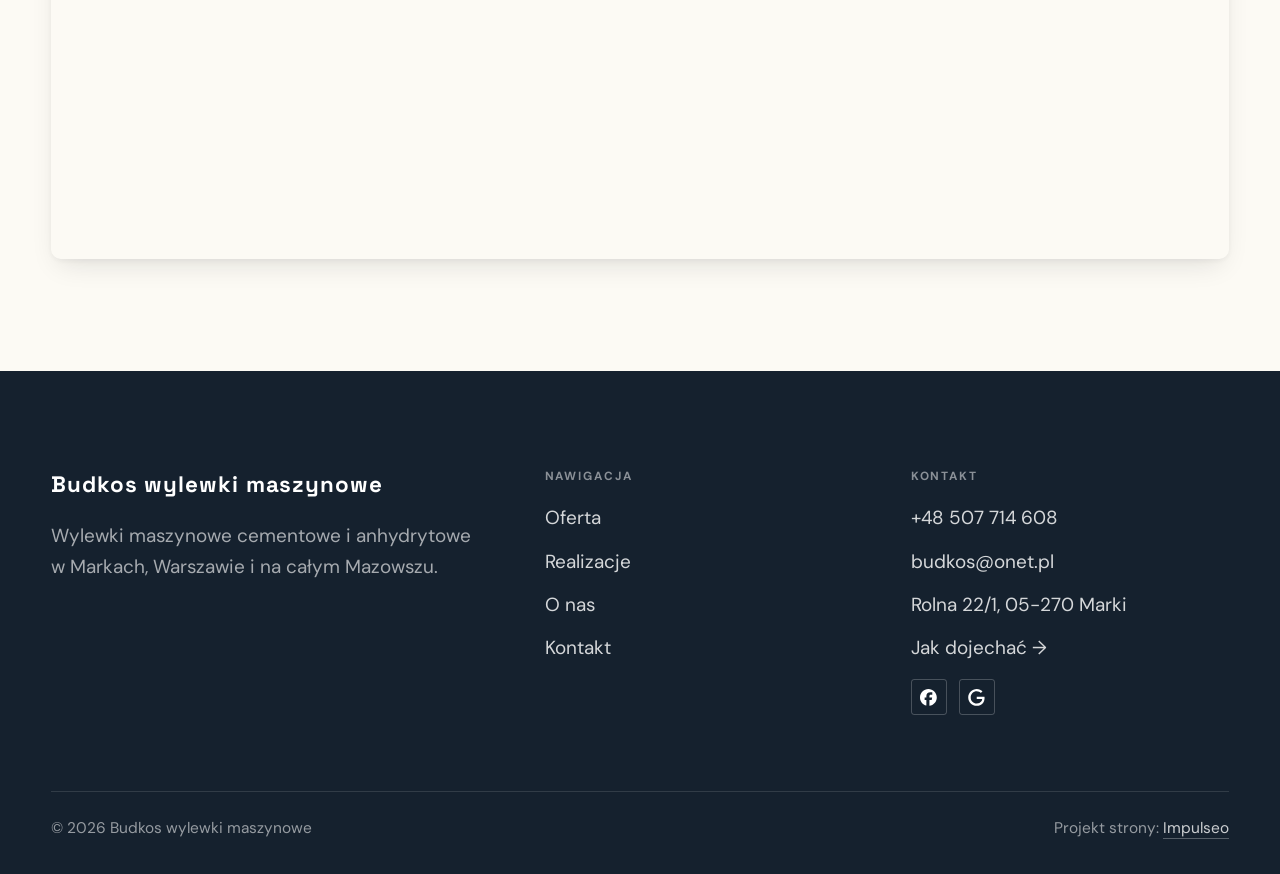
<file: kontakt.html>
<!DOCTYPE html>
<html lang="pl">
<head>
<meta charset="UTF-8">
<meta name="viewport" content="width=device-width, initial-scale=1.0">
<title>Kontakt - Budkos wylewki maszynowe</title>
<meta name="description" content="Kontakt Budkos wylewki maszynowe - Rolna 22/1, 05-270 Marki">
<link rel="canonical" href="https://kris20032.github.io/budkos-wylewki-maszynowe/kontakt.html">
<meta name="robots" content="noindex, nofollow">
<meta property="og:type" content="website">
<meta property="og:locale" content="pl_PL">
<meta property="og:site_name" content="Budkos wylewki maszynowe">
<meta property="og:title" content="Kontakt - Budkos wylewki maszynowe">
<meta property="og:description" content="Kontakt Budkos wylewki maszynowe - Rolna 22/1, 05-270 Marki">
<meta property="og:url" content="https://kris20032.github.io/budkos-wylewki-maszynowe/kontakt.html">
<meta property="og:image" content="https://kris20032.github.io/budkos-wylewki-maszynowe/img/og.jpg">
<meta property="og:image:width" content="1200">
<meta property="og:image:height" content="630">
<meta name="twitter:card" content="summary_large_image">
<link rel="preconnect" href="https://fonts.googleapis.com">
<link rel="preconnect" href="https://fonts.gstatic.com" crossorigin>
<link href="https://fonts.googleapis.com/css2?family=Space+Grotesk:wght@500;600;700&family=DM+Sans:opsz,wght@9..40,400;9..40,500;9..40,600&display=swap" rel="stylesheet">
<link rel="stylesheet" href="assets/styles.css?v=c024ea94">
</head>
<body>

<header class="nav">
  <div class="wrap nav-inner">
    <a class="brand brand-has-logo" href="index.html"><img class="brand-logo" src="img/logo.png" alt="Budkos wylewki maszynowe" width="524" height="520" decoding="async"></a>
    <nav class="nav-links">
      <a href="oferta.html">Oferta</a>
      <a href="realizacje.html">Realizacje</a>
      <a href="o-nas.html">O nas</a>
      <a href="kontakt.html" class="active" aria-current="page">Kontakt</a>
      <a href="tel:+48507714608" class="btn btn-accent">Zadzwoń +48 507 714 608</a>
    </nav>
    <button class="nav-toggle" aria-label="Menu"><span></span><span></span><span></span></button>
  </div>
</header>

<main>
<section class="pagehead">
  <img src="img/g6.jpg" alt="Budkos wylewki maszynowe - Zapytaj o wycenę" width="1528" height="1120" decoding="async">
  <div class="wrap">
    <span class="eyebrow">Kontakt</span>
    <h1>Zapytaj o wycenę</h1>
    <p>Odpowiemy na pytania i przygotujemy wycenę.</p>
  </div>
</section>
<section>
  <div class="wrap contact-grid">
    <div class="reveal">
      <span class="eyebrow">Dane kontaktowe</span>
      <h2 style="margin:var(--space-4) 0 var(--space-6)">Budkos wylewki maszynowe</h2>
      <div class="info-list">
        <div class="info-row"><div class="ic"><svg class="ico-tel" width="16" height="16" viewBox="0 0 24 24" fill="none" aria-hidden="true"><path d="M6.6 10.8a15.5 15.5 0 0 0 6.6 6.6l2.2-2.2a1 1 0 0 1 1-.24 11.4 11.4 0 0 0 3.6.58 1 1 0 0 1 1 1V20a1 1 0 0 1-1 1A17 17 0 0 1 3 4a1 1 0 0 1 1-1h3.5a1 1 0 0 1 1 1c0 1.25.2 2.46.58 3.6a1 1 0 0 1-.25 1l-2.23 2.2Z" fill="currentColor"/></svg></div><div><div class="lbl">Telefon</div><a class="val" href="tel:+48507714608">+48 507 714 608</a></div></div>
        <div class="info-row"><div class="ic"><svg class="ico-mail" width="16" height="16" viewBox="0 0 24 24" fill="none" aria-hidden="true"><rect x="3.2" y="5.5" width="17.6" height="13" rx="1.6" stroke="currentColor" stroke-width="1.6"/><path d="M4 7l8 6 8-6" stroke="currentColor" stroke-width="1.6" stroke-linecap="round" stroke-linejoin="round"/></svg></div><div><div class="lbl">E-mail</div><a class="val" href="mailto:budkos@onet.pl">budkos@onet.pl</a></div></div>
        <div class="info-row"><div class="ic"><svg class="ico-pin" width="16" height="16" viewBox="0 0 24 24" fill="none" aria-hidden="true"><path d="M12 21s7-6.1 7-11.5A7 7 0 0 0 5 9.5C5 14.9 12 21 12 21Z" stroke="currentColor" stroke-width="1.6" fill="none"/><circle cx="12" cy="9.5" r="2.4" fill="currentColor"/></svg></div><div><div class="lbl">Adres</div><div class="val">Rolna 22/1, 05-270 Marki</div></div></div>
        <div class="info-row"><div class="ic"><svg class="ico-clock" width="16" height="16" viewBox="0 0 24 24" fill="none" aria-hidden="true"><circle cx="12" cy="12" r="8.2" stroke="currentColor" stroke-width="1.6"/><path d="M12 7.5V12l3.2 1.9" stroke="currentColor" stroke-width="1.6" stroke-linecap="round"/></svg></div><div><div class="lbl">Godziny</div><div class="val" style="font-weight:500">Pon-sob 7:00-18:00 · termin i wycena telefonicznie</div></div></div>
      </div>
    </div>
    <div class="reveal">
      <form class="form" action="https://formsubmit.co/budkos@onet.pl" method="POST">
        <input type="hidden" name="_subject" value="Zapytanie ze strony Budkos wylewki maszynowe">
        <input type="hidden" name="_captcha" value="false">
        <input type="hidden" name="_template" value="table">
        <div class="fld"><label for="name">Imię / firma</label><input id="name" name="name" type="text" placeholder="np. Jan Kowalski" required></div>
        <div class="fld"><label for="email">E-mail</label><input id="email" name="email" type="email" placeholder="adres@email.pl" required></div>
        <div class="fld"><label for="phone">Telefon</label><input id="phone" name="phone" type="tel" placeholder="+48 ..."></div>
        <div class="fld"><label for="msg">Czego dotyczy zapytanie?</label><textarea id="msg" name="message" placeholder="Napisz krótko, w czym możemy pomóc" required></textarea></div>
        <button type="submit" class="btn btn-accent" style="width:100%;justify-content:center">Wyślij zapytanie <span class="arr">→</span></button>
        <p class="note">Wiadomość trafi bezpośrednio do nas. Można też zadzwonić: +48 507 714 608.</p>
      </form>
    </div>
  </div>
</section>
<section style="padding-top:0">
  <div class="wrap reveal">
    <iframe class="map" title="Budkos wylewki maszynowe - Marki" src="https://maps.google.com/maps?q=52.356754%2C21.1118382&z=15&output=embed" loading="lazy" referrerpolicy="no-referrer-when-downgrade"></iframe>
  </div>
</section>
</main>

<footer>
  <div class="wrap">
    <div class="foot-grid">
      <div class="foot-brand">
        <div class="name">Budkos wylewki maszynowe</div>
        <p>Wylewki maszynowe cementowe i anhydrytowe w Markach, Warszawie i na całym Mazowszu.</p>
      </div>
      <div class="foot-col">
        <h4>Nawigacja</h4>
        <a href="oferta.html">Oferta</a>
        <a href="realizacje.html">Realizacje</a>
        <a href="o-nas.html">O nas</a>
        <a href="kontakt.html">Kontakt</a>
      </div>
      <div class="foot-col">
        <h4>Kontakt</h4>
        <a href="tel:+48507714608">+48 507 714 608</a>
        <a href="mailto:budkos@onet.pl">budkos@onet.pl</a>
        <p>Rolna 22/1, 05-270 Marki</p>
        <a href="https://www.google.com/maps?cid=7559980653732126920" target="_blank" rel="noopener">Jak dojechać →</a>
      <div class="foot-soc">
        <a class="soc" href="https://www.facebook.com/szlichtywylewkimaszynowe/" target="_blank" rel="noopener" aria-label="Facebook - Budkos wylewki maszynowe"><svg viewBox="0 0 24 24" aria-hidden="true" focusable="false"><path d="M9.101 23.691v-7.98H6.627v-3.667h2.474v-1.58c0-4.085 1.848-5.978 5.858-5.978.401 0 .955.042 1.468.103a8.68 8.68 0 0 1 1.141.195v3.325a8.623 8.623 0 0 0-.653-.036 26.805 26.805 0 0 0-.733-.009c-.707 0-1.259.096-1.675.309a1.686 1.686 0 0 0-.679.622c-.258.42-.374.995-.374 1.752v1.297h3.919l-.386 2.103-.287 1.564h-3.246v8.245C19.396 23.238 24 18.179 24 12.044c0-6.627-5.373-12-12-12s-12 5.373-12 12c0 5.628 3.874 10.35 9.101 11.647Z" fill="currentColor"/></svg></a>
        <a class="soc" href="https://www.google.com/maps?cid=7559980653732126920" target="_blank" rel="noopener" aria-label="Google - Budkos wylewki maszynowe"><svg viewBox="0 0 24 24" aria-hidden="true" focusable="false"><path d="M12.48 10.92v3.28h7.84c-.24 1.84-.853 3.187-1.787 4.133-1.147 1.147-2.933 2.4-6.053 2.4-4.827 0-8.6-3.893-8.6-8.72s3.773-8.72 8.6-8.72c2.6 0 4.507 1.027 5.907 2.347l2.307-2.307C18.747 1.44 16.133 0 12.48 0 5.867 0 .307 5.387.307 12s5.56 12 12.173 12c3.573 0 6.267-1.173 8.373-3.36 2.16-2.16 2.84-5.213 2.84-7.667 0-.76-.053-1.467-.173-2.053H12.48z" fill="currentColor"/></svg></a>
      </div>
      </div>
    </div>
    <div class="foot-bot">
      <span>© 2026 Budkos wylewki maszynowe</span>
      <span>Projekt strony: <a class="foot-credit" href="https://impulseo.pl" target="_blank" rel="noopener">Impulseo</a></span>
    </div>
  </div>
</footer>
<div class="sticky-call"><a class="sc-call" href="tel:+48507714608"><svg class="ico-tel" width="16" height="16" viewBox="0 0 24 24" fill="none" aria-hidden="true"><path d="M6.6 10.8a15.5 15.5 0 0 0 6.6 6.6l2.2-2.2a1 1 0 0 1 1-.24 11.4 11.4 0 0 0 3.6.58 1 1 0 0 1 1 1V20a1 1 0 0 1-1 1A17 17 0 0 1 3 4a1 1 0 0 1 1-1h3.5a1 1 0 0 1 1 1c0 1.25.2 2.46.58 3.6a1 1 0 0 1-.25 1l-2.23 2.2Z" fill="currentColor"/></svg> Zadzwoń</a><a class="sc-quote" href="kontakt.html">Zadzwoń po wycenę</a></div>
<div class="demo-wazne" data-do="2026-09-23" data-cykl="3" hidden><svg class="dw-ico" width="13" height="13" viewBox="0 0 24 24" fill="none" aria-hidden="true"><circle cx="12" cy="12" r="8.6" stroke="currentColor" stroke-width="1.8"/><path d="M12 7.2V12l3.3 2" stroke="currentColor" stroke-width="1.8" stroke-linecap="round"/></svg><span class="dw-txt"></span></div>

<script src="assets/main.js"></script>
</body>
</html>
</file>
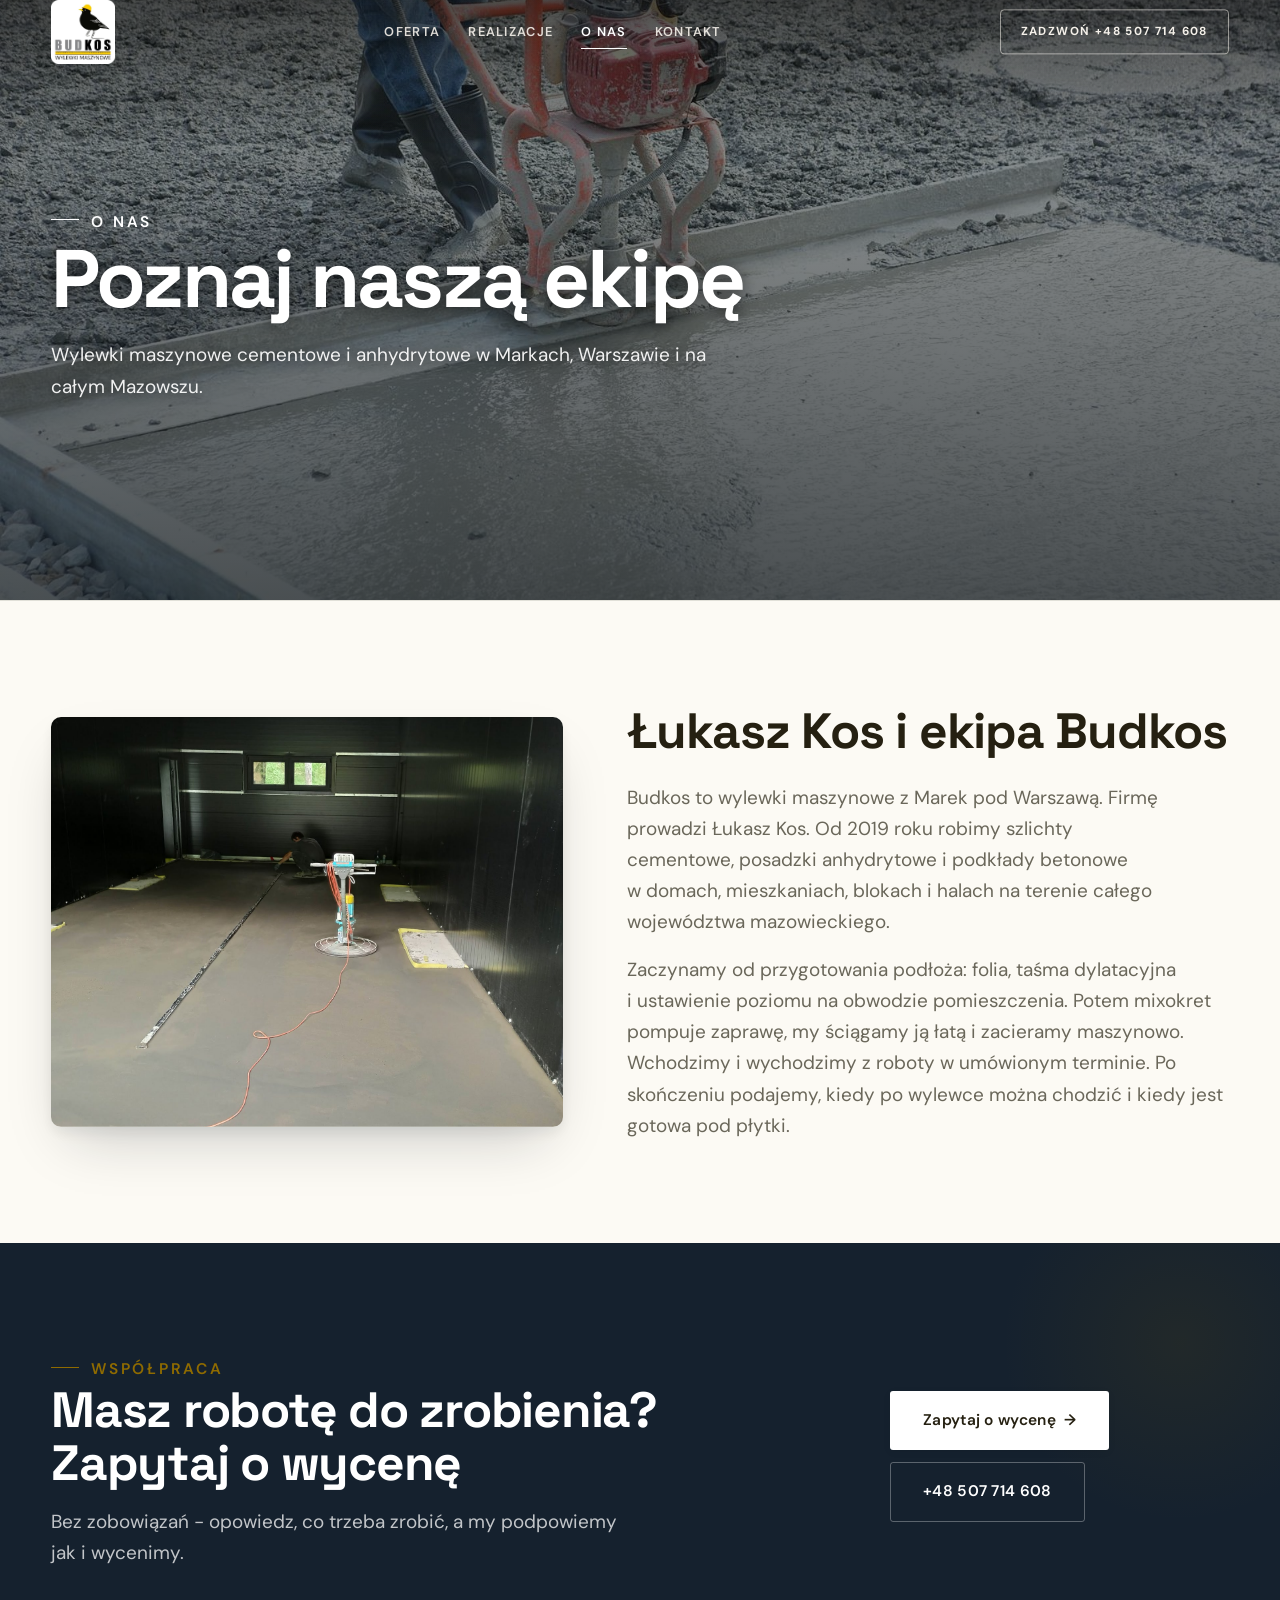
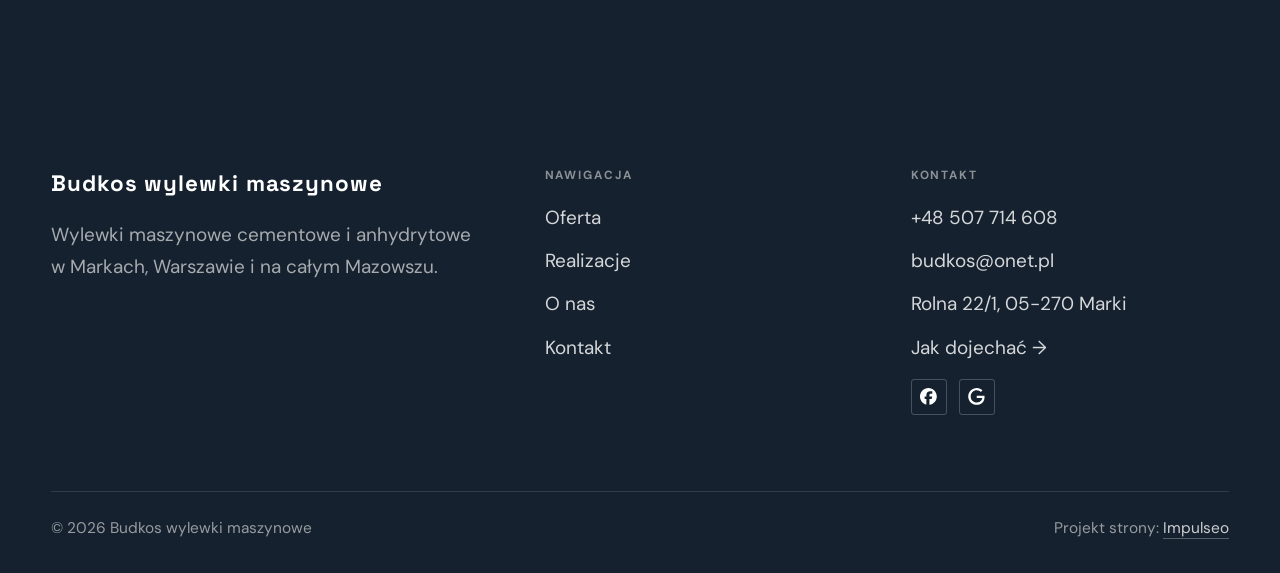
<file: o-nas.html>
<!DOCTYPE html>
<html lang="pl">
<head>
<meta charset="UTF-8">
<meta name="viewport" content="width=device-width, initial-scale=1.0">
<title>O nas - Budkos wylewki maszynowe</title>
<meta name="description" content="Budkos - wylewki maszynowe mixokretem w Markach, Warszawie i na Mazowszu. Szlichty cementowe, posadzki anhydrytowe, wylewki pod ogrzewanie podłogowe, hale i duże metraże. Od 2019 roku, ocena 5,0 w Google.">
<link rel="canonical" href="https://kris20032.github.io/budkos-wylewki-maszynowe/o-nas.html">
<meta name="robots" content="noindex, nofollow">
<meta property="og:type" content="website">
<meta property="og:locale" content="pl_PL">
<meta property="og:site_name" content="Budkos wylewki maszynowe">
<meta property="og:title" content="O nas - Budkos wylewki maszynowe">
<meta property="og:description" content="Budkos - wylewki maszynowe mixokretem w Markach, Warszawie i na Mazowszu. Szlichty cementowe, posadzki anhydrytowe, wylewki pod ogrzewanie podłogowe, hale i duże metraże. Od 2019 roku, ocena 5,0 w Google.">
<meta property="og:url" content="https://kris20032.github.io/budkos-wylewki-maszynowe/o-nas.html">
<meta property="og:image" content="https://kris20032.github.io/budkos-wylewki-maszynowe/img/og.jpg">
<meta property="og:image:width" content="1200">
<meta property="og:image:height" content="630">
<meta name="twitter:card" content="summary_large_image">
<link rel="preconnect" href="https://fonts.googleapis.com">
<link rel="preconnect" href="https://fonts.gstatic.com" crossorigin>
<link href="https://fonts.googleapis.com/css2?family=Space+Grotesk:wght@500;600;700&family=DM+Sans:opsz,wght@9..40,400;9..40,500;9..40,600&display=swap" rel="stylesheet">
<link rel="stylesheet" href="assets/styles.css?v=c024ea94">
</head>
<body>

<header class="nav">
  <div class="wrap nav-inner">
    <a class="brand brand-has-logo" href="index.html"><img class="brand-logo" src="img/logo.png" alt="Budkos wylewki maszynowe" width="524" height="520" decoding="async"></a>
    <nav class="nav-links">
      <a href="oferta.html">Oferta</a>
      <a href="realizacje.html">Realizacje</a>
      <a href="o-nas.html" class="active" aria-current="page">O nas</a>
      <a href="kontakt.html">Kontakt</a>
      <a href="tel:+48507714608" class="btn btn-accent">Zadzwoń +48 507 714 608</a>
    </nav>
    <button class="nav-toggle" aria-label="Menu"><span></span><span></span><span></span></button>
  </div>
</header>

<main>
<section class="pagehead">
  <img src="img/g9.jpg" alt="Budkos wylewki maszynowe - Poznaj naszą ekipę" width="1600" height="1066" decoding="async">
  <div class="wrap">
    <span class="eyebrow">O nas</span>
    <h1>Poznaj naszą ekipę</h1>
    <p>Wylewki maszynowe cementowe i anhydrytowe w Markach, Warszawie i na całym Mazowszu.</p>
  </div>
</section>
<section>
  <div class="wrap split">
    <div class="split-art reveal"><img src="img/g7.jpg" alt="Budkos wylewki maszynowe" loading="lazy" width="1548" height="2078" decoding="async"></div>
    <div class="split-copy reveal">
      <h2>Łukasz Kos i ekipa Budkos</h2>
      <p class="muted">Budkos to wylewki maszynowe z Marek pod Warszawą. Firmę prowadzi Łukasz Kos. Od 2019 roku robimy szlichty cementowe, posadzki anhydrytowe i podkłady betonowe w domach, mieszkaniach, blokach i halach na terenie całego województwa mazowieckiego.</p>
      <p class="muted">Zaczynamy od przygotowania podłoża: folia, taśma dylatacyjna i ustawienie poziomu na obwodzie pomieszczenia. Potem mixokret pompuje zaprawę, my ściągamy ją łatą i zacieramy maszynowo. Wchodzimy i wychodzimy z roboty w umówionym terminie. Po skończeniu podajemy, kiedy po wylewce można chodzić i kiedy jest gotowa pod płytki.</p>
    </div>
  </div>
</section>


<section class="cta">
  <div class="wrap">
    <div class="reveal">
      <span class="eyebrow">Współpraca</span>
      <h2>Masz robotę do zrobienia? Zapytaj o wycenę</h2>
      <p>Bez zobowiązań - opowiedz, co trzeba zrobić, a my podpowiemy jak i wycenimy.</p>
    </div>
    <div class="cta-actions reveal">
      <a href="kontakt.html" class="btn btn-light">Zapytaj o wycenę <span class="arr">→</span></a>
      <a href="tel:+48507714608" class="btn btn-ghost btn-ghost-cta">+48 507 714 608</a>
    </div>
  </div>
</section>
</main>

<footer>
  <div class="wrap">
    <div class="foot-grid">
      <div class="foot-brand">
        <div class="name">Budkos wylewki maszynowe</div>
        <p>Wylewki maszynowe cementowe i anhydrytowe w Markach, Warszawie i na całym Mazowszu.</p>
      </div>
      <div class="foot-col">
        <h4>Nawigacja</h4>
        <a href="oferta.html">Oferta</a>
        <a href="realizacje.html">Realizacje</a>
        <a href="o-nas.html">O nas</a>
        <a href="kontakt.html">Kontakt</a>
      </div>
      <div class="foot-col">
        <h4>Kontakt</h4>
        <a href="tel:+48507714608">+48 507 714 608</a>
        <a href="mailto:budkos@onet.pl">budkos@onet.pl</a>
        <p>Rolna 22/1, 05-270 Marki</p>
        <a href="https://www.google.com/maps?cid=7559980653732126920" target="_blank" rel="noopener">Jak dojechać →</a>
      <div class="foot-soc">
        <a class="soc" href="https://www.facebook.com/szlichtywylewkimaszynowe/" target="_blank" rel="noopener" aria-label="Facebook - Budkos wylewki maszynowe"><svg viewBox="0 0 24 24" aria-hidden="true" focusable="false"><path d="M9.101 23.691v-7.98H6.627v-3.667h2.474v-1.58c0-4.085 1.848-5.978 5.858-5.978.401 0 .955.042 1.468.103a8.68 8.68 0 0 1 1.141.195v3.325a8.623 8.623 0 0 0-.653-.036 26.805 26.805 0 0 0-.733-.009c-.707 0-1.259.096-1.675.309a1.686 1.686 0 0 0-.679.622c-.258.42-.374.995-.374 1.752v1.297h3.919l-.386 2.103-.287 1.564h-3.246v8.245C19.396 23.238 24 18.179 24 12.044c0-6.627-5.373-12-12-12s-12 5.373-12 12c0 5.628 3.874 10.35 9.101 11.647Z" fill="currentColor"/></svg></a>
        <a class="soc" href="https://www.google.com/maps?cid=7559980653732126920" target="_blank" rel="noopener" aria-label="Google - Budkos wylewki maszynowe"><svg viewBox="0 0 24 24" aria-hidden="true" focusable="false"><path d="M12.48 10.92v3.28h7.84c-.24 1.84-.853 3.187-1.787 4.133-1.147 1.147-2.933 2.4-6.053 2.4-4.827 0-8.6-3.893-8.6-8.72s3.773-8.72 8.6-8.72c2.6 0 4.507 1.027 5.907 2.347l2.307-2.307C18.747 1.44 16.133 0 12.48 0 5.867 0 .307 5.387.307 12s5.56 12 12.173 12c3.573 0 6.267-1.173 8.373-3.36 2.16-2.16 2.84-5.213 2.84-7.667 0-.76-.053-1.467-.173-2.053H12.48z" fill="currentColor"/></svg></a>
      </div>
      </div>
    </div>
    <div class="foot-bot">
      <span>© 2026 Budkos wylewki maszynowe</span>
      <span>Projekt strony: <a class="foot-credit" href="https://impulseo.pl" target="_blank" rel="noopener">Impulseo</a></span>
    </div>
  </div>
</footer>
<div class="sticky-call"><a class="sc-call" href="tel:+48507714608"><svg class="ico-tel" width="16" height="16" viewBox="0 0 24 24" fill="none" aria-hidden="true"><path d="M6.6 10.8a15.5 15.5 0 0 0 6.6 6.6l2.2-2.2a1 1 0 0 1 1-.24 11.4 11.4 0 0 0 3.6.58 1 1 0 0 1 1 1V20a1 1 0 0 1-1 1A17 17 0 0 1 3 4a1 1 0 0 1 1-1h3.5a1 1 0 0 1 1 1c0 1.25.2 2.46.58 3.6a1 1 0 0 1-.25 1l-2.23 2.2Z" fill="currentColor"/></svg> Zadzwoń</a><a class="sc-quote" href="kontakt.html">Zadzwoń po wycenę</a></div>
<div class="demo-wazne" data-do="2026-09-23" data-cykl="3" hidden><svg class="dw-ico" width="13" height="13" viewBox="0 0 24 24" fill="none" aria-hidden="true"><circle cx="12" cy="12" r="8.6" stroke="currentColor" stroke-width="1.8"/><path d="M12 7.2V12l3.3 2" stroke="currentColor" stroke-width="1.8" stroke-linecap="round"/></svg><span class="dw-txt"></span></div>

<script src="assets/main.js"></script>
</body>
</html>
</file>
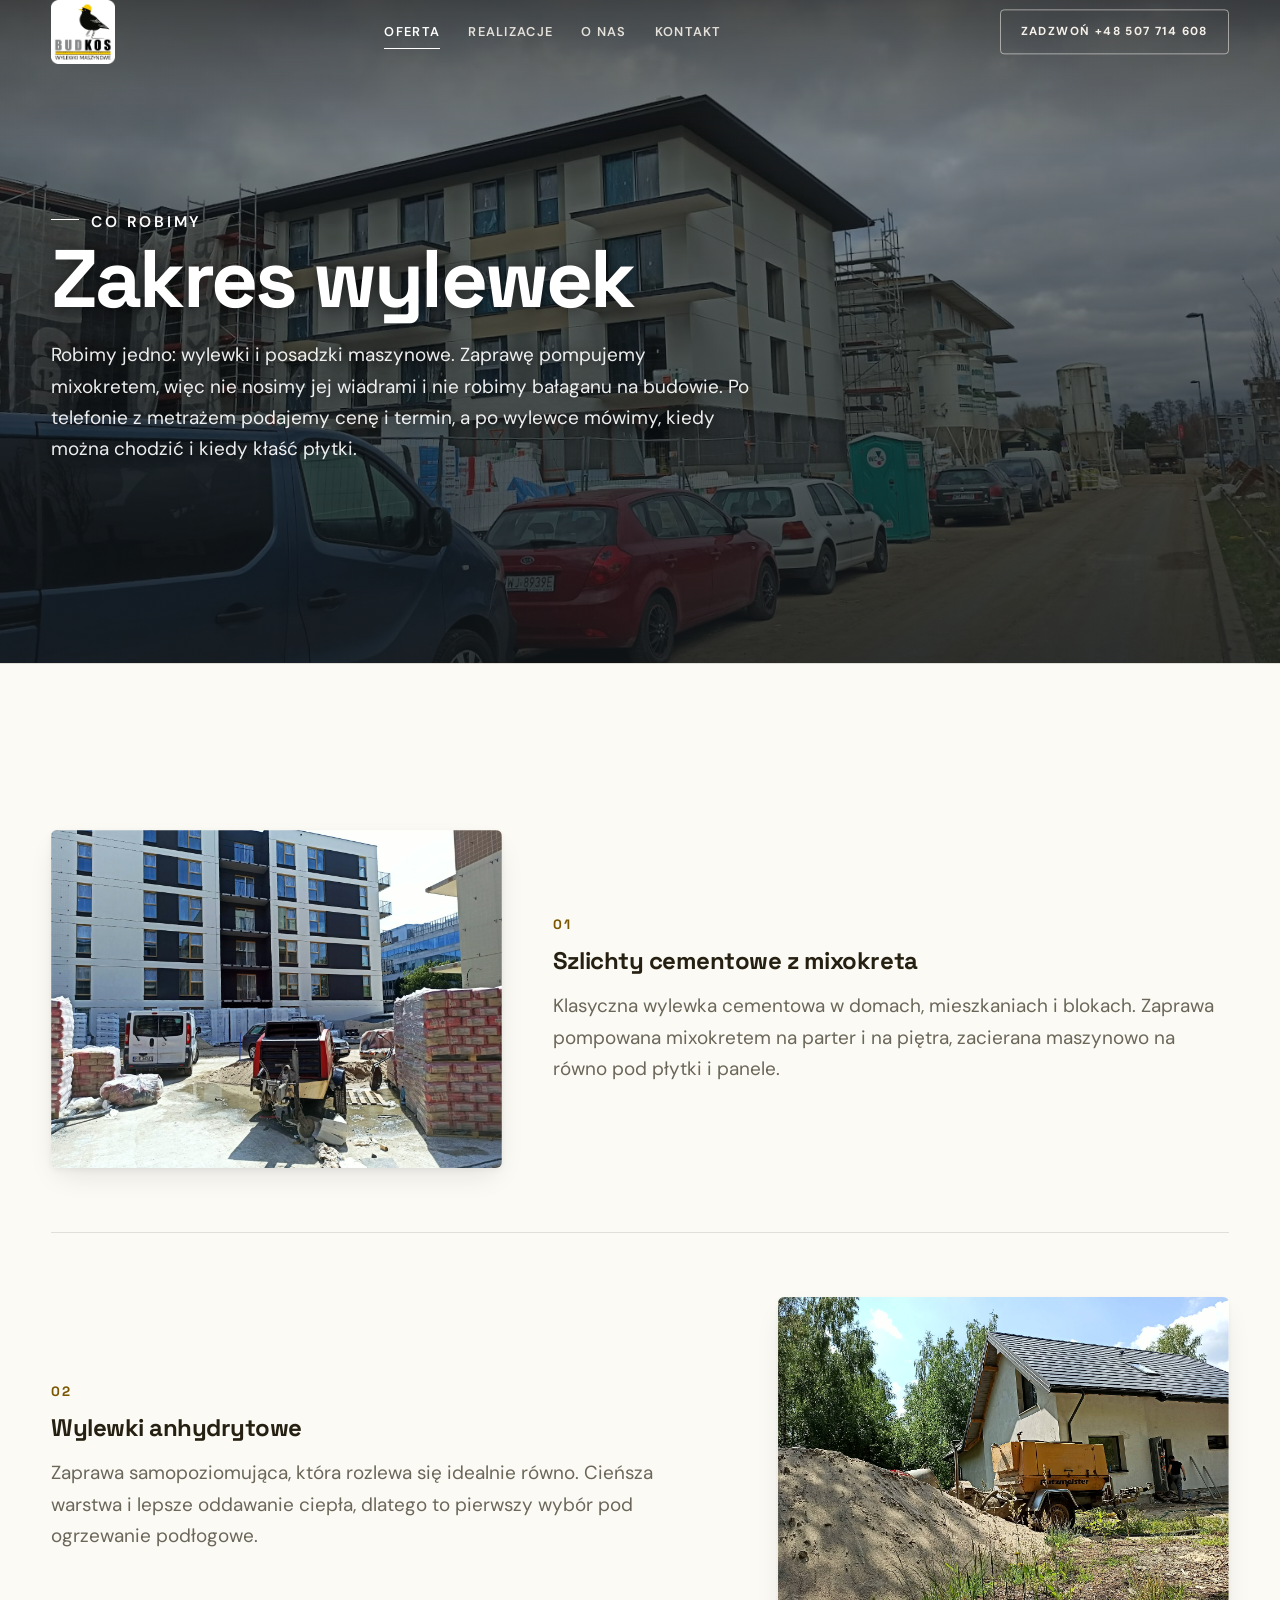
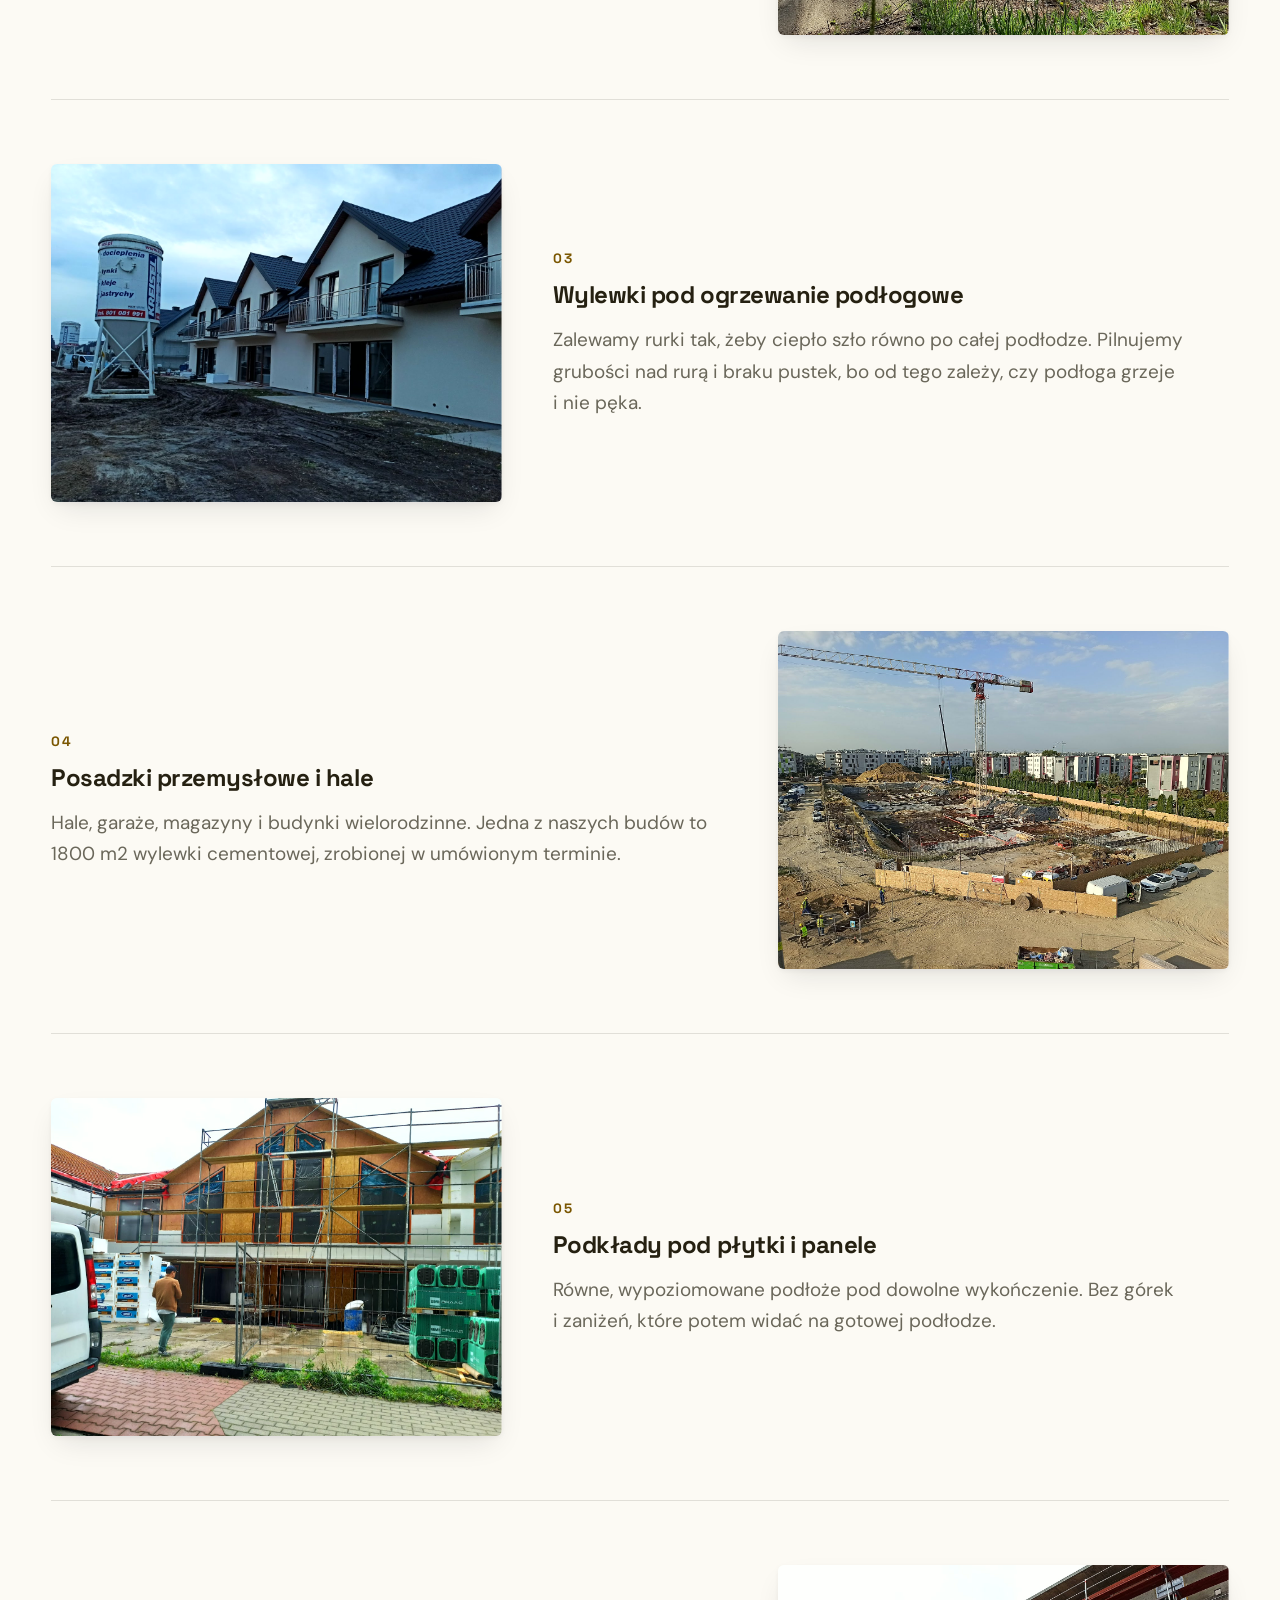
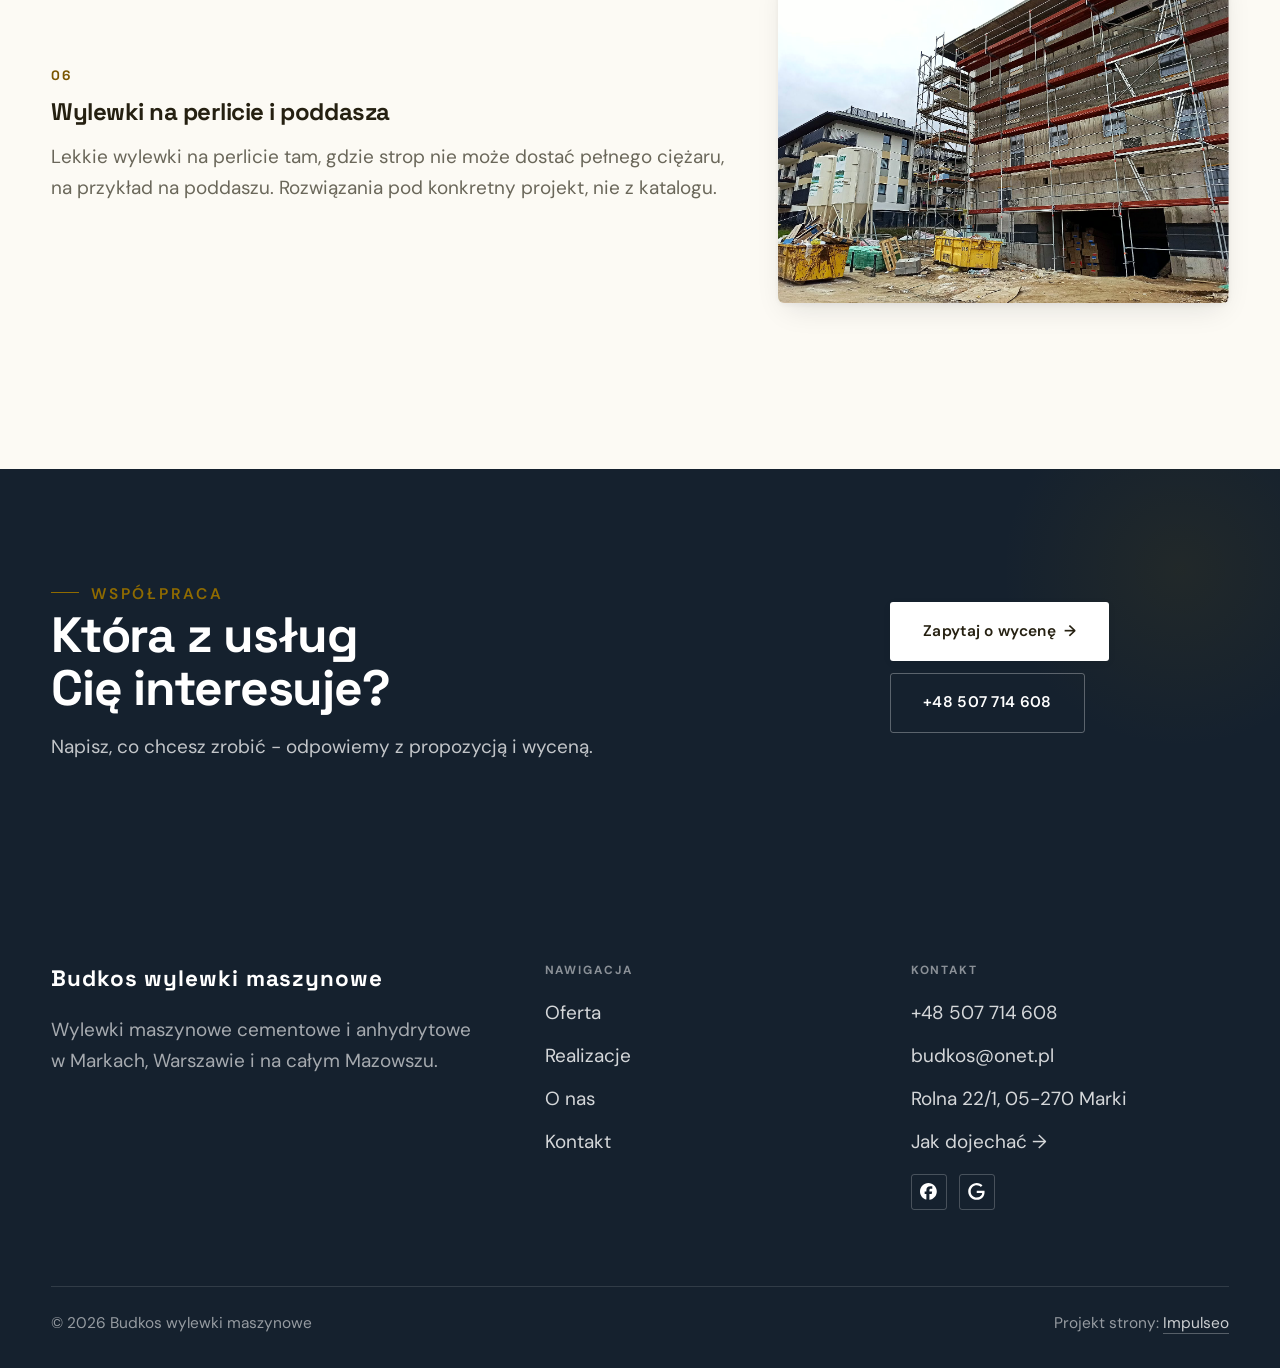
<file: oferta.html>
<!DOCTYPE html>
<html lang="pl">
<head>
<meta charset="UTF-8">
<meta name="viewport" content="width=device-width, initial-scale=1.0">
<title>Oferta - Budkos wylewki maszynowe</title>
<meta name="description" content="Budkos - wylewki maszynowe mixokretem w Markach, Warszawie i na Mazowszu. Szlichty cementowe, posadzki anhydrytowe, wylewki pod ogrzewanie podłogowe, hale i duże metraże. Od 2019 roku, ocena 5,0 w Google.">
<link rel="canonical" href="https://kris20032.github.io/budkos-wylewki-maszynowe/oferta.html">
<meta name="robots" content="noindex, nofollow">
<meta property="og:type" content="website">
<meta property="og:locale" content="pl_PL">
<meta property="og:site_name" content="Budkos wylewki maszynowe">
<meta property="og:title" content="Oferta - Budkos wylewki maszynowe">
<meta property="og:description" content="Budkos - wylewki maszynowe mixokretem w Markach, Warszawie i na Mazowszu. Szlichty cementowe, posadzki anhydrytowe, wylewki pod ogrzewanie podłogowe, hale i duże metraże. Od 2019 roku, ocena 5,0 w Google.">
<meta property="og:url" content="https://kris20032.github.io/budkos-wylewki-maszynowe/oferta.html">
<meta property="og:image" content="https://kris20032.github.io/budkos-wylewki-maszynowe/img/og.jpg">
<meta property="og:image:width" content="1200">
<meta property="og:image:height" content="630">
<meta name="twitter:card" content="summary_large_image">
<link rel="preconnect" href="https://fonts.googleapis.com">
<link rel="preconnect" href="https://fonts.gstatic.com" crossorigin>
<link href="https://fonts.googleapis.com/css2?family=Space+Grotesk:wght@500;600;700&family=DM+Sans:opsz,wght@9..40,400;9..40,500;9..40,600&display=swap" rel="stylesheet">
<link rel="stylesheet" href="assets/styles.css?v=c024ea94">
</head>
<body>

<header class="nav">
  <div class="wrap nav-inner">
    <a class="brand brand-has-logo" href="index.html"><img class="brand-logo" src="img/logo.png" alt="Budkos wylewki maszynowe" width="524" height="520" decoding="async"></a>
    <nav class="nav-links">
      <a href="oferta.html" class="active" aria-current="page">Oferta</a>
      <a href="realizacje.html">Realizacje</a>
      <a href="o-nas.html">O nas</a>
      <a href="kontakt.html">Kontakt</a>
      <a href="tel:+48507714608" class="btn btn-accent">Zadzwoń +48 507 714 608</a>
    </nav>
    <button class="nav-toggle" aria-label="Menu"><span></span><span></span><span></span></button>
  </div>
</header>

<main>
<section class="pagehead">
  <img src="img/g6.jpg" alt="Budkos wylewki maszynowe - Zakres wylewek" width="1528" height="1120" decoding="async">
  <div class="wrap">
    <span class="eyebrow">Co robimy</span>
    <h1>Zakres wylewek</h1>
    <p>Robimy jedno: wylewki i posadzki maszynowe. Zaprawę pompujemy mixokretem, więc nie nosimy jej wiadrami i nie robimy bałaganu na budowie. Po telefonie z metrażem podajemy cenę i termin, a po wylewce mówimy, kiedy można chodzić i kiedy kłaść płytki.</p>
  </div>
</section>
<section>
  <div class="wrap">
    <div class="svc-row reveal">
      <div class="svc-row-art"><img src="img/about.jpg" alt="Szlichty cementowe z mixokreta" loading="lazy" width="1544" height="1140" decoding="async"></div>
      <div>
        <span class="num">01</span>
        <h3>Szlichty cementowe z mixokreta</h3>
        <p class="muted">Klasyczna wylewka cementowa w domach, mieszkaniach i blokach. Zaprawa pompowana mixokretem na parter i na piętra, zacierana maszynowo na równo pod płytki i panele.</p>
      </div>
    </div>
    <div class="svc-row rev reveal">
      <div class="svc-row-art"><img src="img/g1.jpg" alt="Wylewki anhydrytowe" loading="lazy" width="1600" height="1201" decoding="async"></div>
      <div>
        <span class="num">02</span>
        <h3>Wylewki anhydrytowe</h3>
        <p class="muted">Zaprawa samopoziomująca, która rozlewa się idealnie równo. Cieńsza warstwa i lepsze oddawanie ciepła, dlatego to pierwszy wybór pod ogrzewanie podłogowe.</p>
      </div>
    </div>
    <div class="svc-row reveal">
      <div class="svc-row-art"><img src="img/g2.jpg" alt="Wylewki pod ogrzewanie podłogowe" loading="lazy" width="1498" height="1078" decoding="async"></div>
      <div>
        <span class="num">03</span>
        <h3>Wylewki pod ogrzewanie podłogowe</h3>
        <p class="muted">Zalewamy rurki tak, żeby ciepło szło równo po całej podłodze. Pilnujemy grubości nad rurą i braku pustek, bo od tego zależy, czy podłoga grzeje i nie pęka.</p>
      </div>
    </div>
    <div class="svc-row rev reveal">
      <div class="svc-row-art"><img src="img/g3.jpg" alt="Posadzki przemysłowe i hale" loading="lazy" width="1600" height="1201" decoding="async"></div>
      <div>
        <span class="num">04</span>
        <h3>Posadzki przemysłowe i hale</h3>
        <p class="muted">Hale, garaże, magazyny i budynki wielorodzinne. Jedna z naszych budów to 1800 m2 wylewki cementowej, zrobionej w umówionym terminie.</p>
      </div>
    </div>
    <div class="svc-row reveal">
      <div class="svc-row-art"><img src="img/g4.jpg" alt="Podkłady pod płytki i panele" loading="lazy" width="1518" height="1106" decoding="async"></div>
      <div>
        <span class="num">05</span>
        <h3>Podkłady pod płytki i panele</h3>
        <p class="muted">Równe, wypoziomowane podłoże pod dowolne wykończenie. Bez górek i zaniżeń, które potem widać na gotowej podłodze.</p>
      </div>
    </div>
    <div class="svc-row rev reveal">
      <div class="svc-row-art"><img src="img/g5.jpg" alt="Wylewki na perlicie i poddasza" loading="lazy" width="1600" height="1201" decoding="async"></div>
      <div>
        <span class="num">06</span>
        <h3>Wylewki na perlicie i poddasza</h3>
        <p class="muted">Lekkie wylewki na perlicie tam, gdzie strop nie może dostać pełnego ciężaru, na przykład na poddaszu. Rozwiązania pod konkretny projekt, nie z katalogu.</p>
      </div>
    </div>
  </div>
</section>

<section class="cta">
  <div class="wrap">
    <div class="reveal">
      <span class="eyebrow">Współpraca</span>
      <h2>Która z usług Cię interesuje?</h2>
      <p>Napisz, co chcesz zrobić - odpowiemy z propozycją i wyceną.</p>
    </div>
    <div class="cta-actions reveal">
      <a href="kontakt.html" class="btn btn-light">Zapytaj o wycenę <span class="arr">→</span></a>
      <a href="tel:+48507714608" class="btn btn-ghost btn-ghost-cta">+48 507 714 608</a>
    </div>
  </div>
</section>
</main>

<footer>
  <div class="wrap">
    <div class="foot-grid">
      <div class="foot-brand">
        <div class="name">Budkos wylewki maszynowe</div>
        <p>Wylewki maszynowe cementowe i anhydrytowe w Markach, Warszawie i na całym Mazowszu.</p>
      </div>
      <div class="foot-col">
        <h4>Nawigacja</h4>
        <a href="oferta.html">Oferta</a>
        <a href="realizacje.html">Realizacje</a>
        <a href="o-nas.html">O nas</a>
        <a href="kontakt.html">Kontakt</a>
      </div>
      <div class="foot-col">
        <h4>Kontakt</h4>
        <a href="tel:+48507714608">+48 507 714 608</a>
        <a href="mailto:budkos@onet.pl">budkos@onet.pl</a>
        <p>Rolna 22/1, 05-270 Marki</p>
        <a href="https://www.google.com/maps?cid=7559980653732126920" target="_blank" rel="noopener">Jak dojechać →</a>
      <div class="foot-soc">
        <a class="soc" href="https://www.facebook.com/szlichtywylewkimaszynowe/" target="_blank" rel="noopener" aria-label="Facebook - Budkos wylewki maszynowe"><svg viewBox="0 0 24 24" aria-hidden="true" focusable="false"><path d="M9.101 23.691v-7.98H6.627v-3.667h2.474v-1.58c0-4.085 1.848-5.978 5.858-5.978.401 0 .955.042 1.468.103a8.68 8.68 0 0 1 1.141.195v3.325a8.623 8.623 0 0 0-.653-.036 26.805 26.805 0 0 0-.733-.009c-.707 0-1.259.096-1.675.309a1.686 1.686 0 0 0-.679.622c-.258.42-.374.995-.374 1.752v1.297h3.919l-.386 2.103-.287 1.564h-3.246v8.245C19.396 23.238 24 18.179 24 12.044c0-6.627-5.373-12-12-12s-12 5.373-12 12c0 5.628 3.874 10.35 9.101 11.647Z" fill="currentColor"/></svg></a>
        <a class="soc" href="https://www.google.com/maps?cid=7559980653732126920" target="_blank" rel="noopener" aria-label="Google - Budkos wylewki maszynowe"><svg viewBox="0 0 24 24" aria-hidden="true" focusable="false"><path d="M12.48 10.92v3.28h7.84c-.24 1.84-.853 3.187-1.787 4.133-1.147 1.147-2.933 2.4-6.053 2.4-4.827 0-8.6-3.893-8.6-8.72s3.773-8.72 8.6-8.72c2.6 0 4.507 1.027 5.907 2.347l2.307-2.307C18.747 1.44 16.133 0 12.48 0 5.867 0 .307 5.387.307 12s5.56 12 12.173 12c3.573 0 6.267-1.173 8.373-3.36 2.16-2.16 2.84-5.213 2.84-7.667 0-.76-.053-1.467-.173-2.053H12.48z" fill="currentColor"/></svg></a>
      </div>
      </div>
    </div>
    <div class="foot-bot">
      <span>© 2026 Budkos wylewki maszynowe</span>
      <span>Projekt strony: <a class="foot-credit" href="https://impulseo.pl" target="_blank" rel="noopener">Impulseo</a></span>
    </div>
  </div>
</footer>
<div class="sticky-call"><a class="sc-call" href="tel:+48507714608"><svg class="ico-tel" width="16" height="16" viewBox="0 0 24 24" fill="none" aria-hidden="true"><path d="M6.6 10.8a15.5 15.5 0 0 0 6.6 6.6l2.2-2.2a1 1 0 0 1 1-.24 11.4 11.4 0 0 0 3.6.58 1 1 0 0 1 1 1V20a1 1 0 0 1-1 1A17 17 0 0 1 3 4a1 1 0 0 1 1-1h3.5a1 1 0 0 1 1 1c0 1.25.2 2.46.58 3.6a1 1 0 0 1-.25 1l-2.23 2.2Z" fill="currentColor"/></svg> Zadzwoń</a><a class="sc-quote" href="kontakt.html">Zadzwoń po wycenę</a></div>
<div class="demo-wazne" data-do="2026-09-23" data-cykl="3" hidden><svg class="dw-ico" width="13" height="13" viewBox="0 0 24 24" fill="none" aria-hidden="true"><circle cx="12" cy="12" r="8.6" stroke="currentColor" stroke-width="1.8"/><path d="M12 7.2V12l3.3 2" stroke="currentColor" stroke-width="1.8" stroke-linecap="round"/></svg><span class="dw-txt"></span></div>

<script src="assets/main.js"></script>
</body>
</html>
</file>
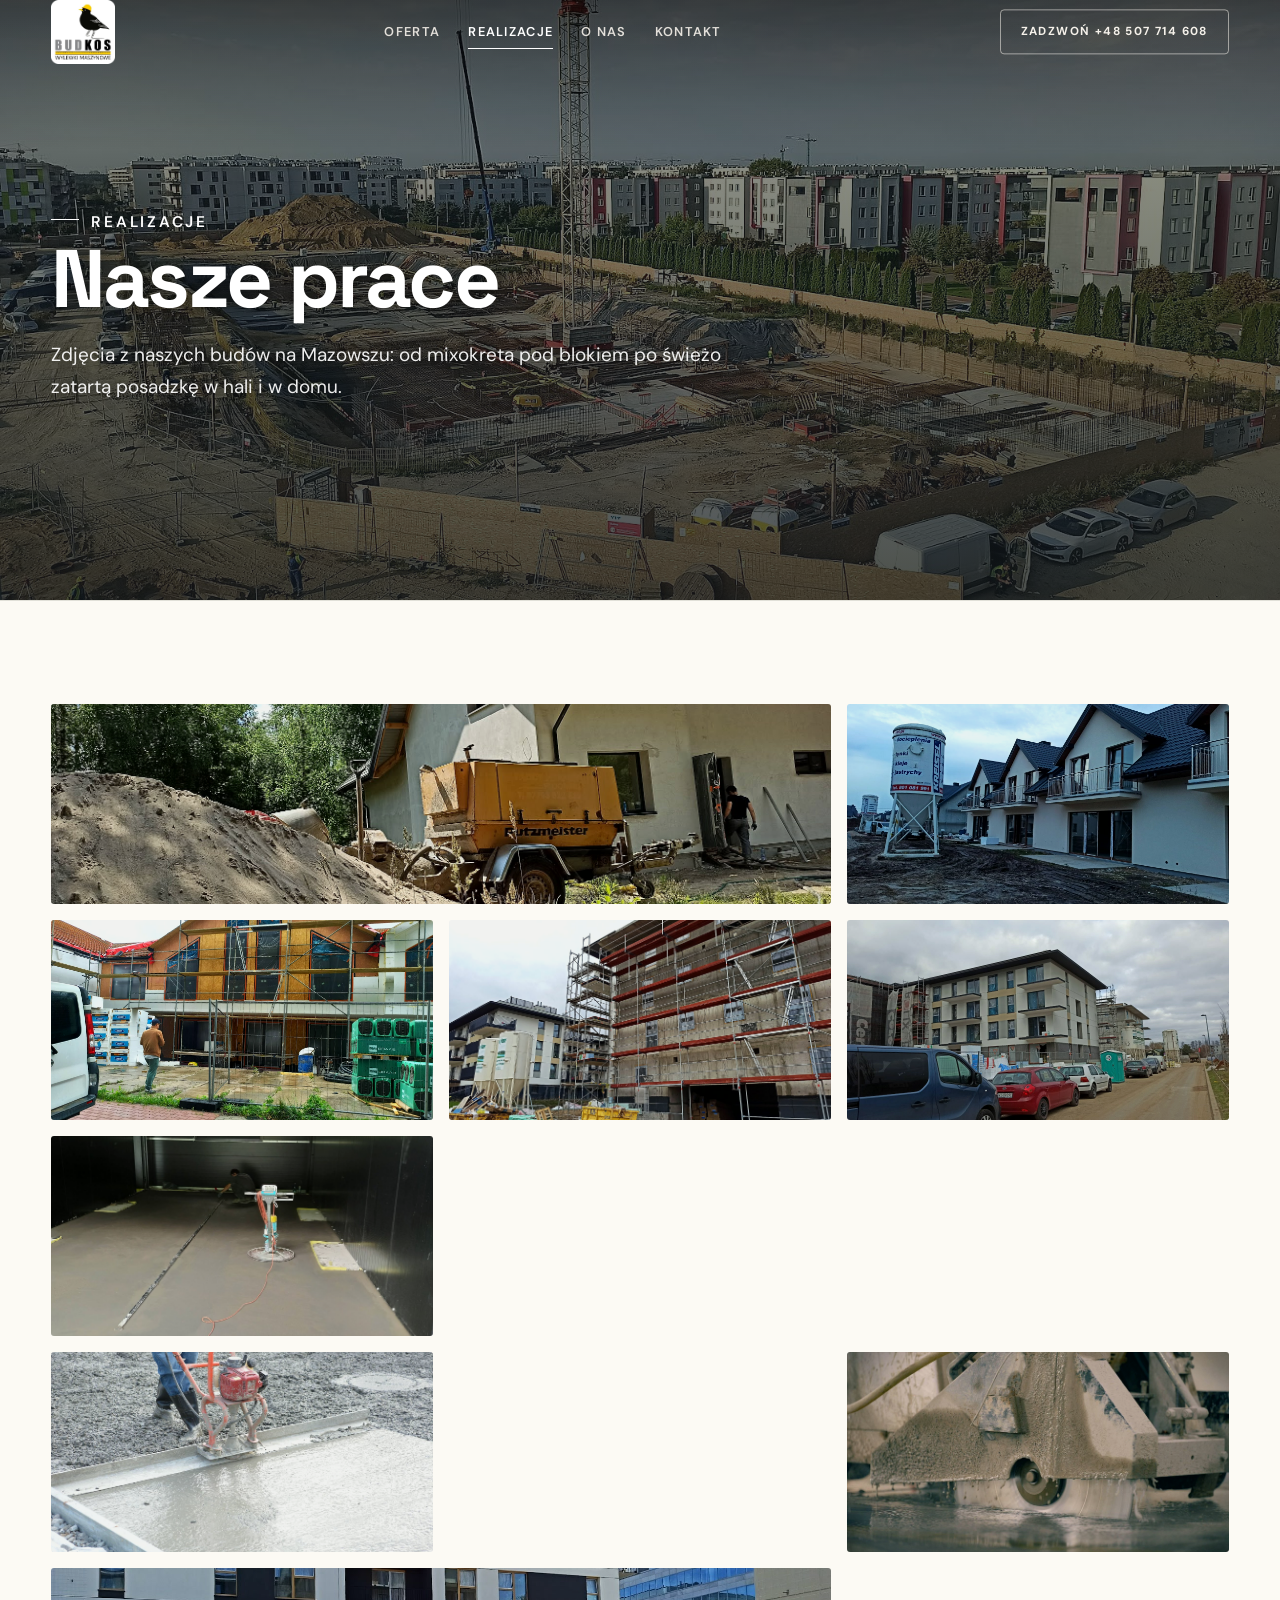
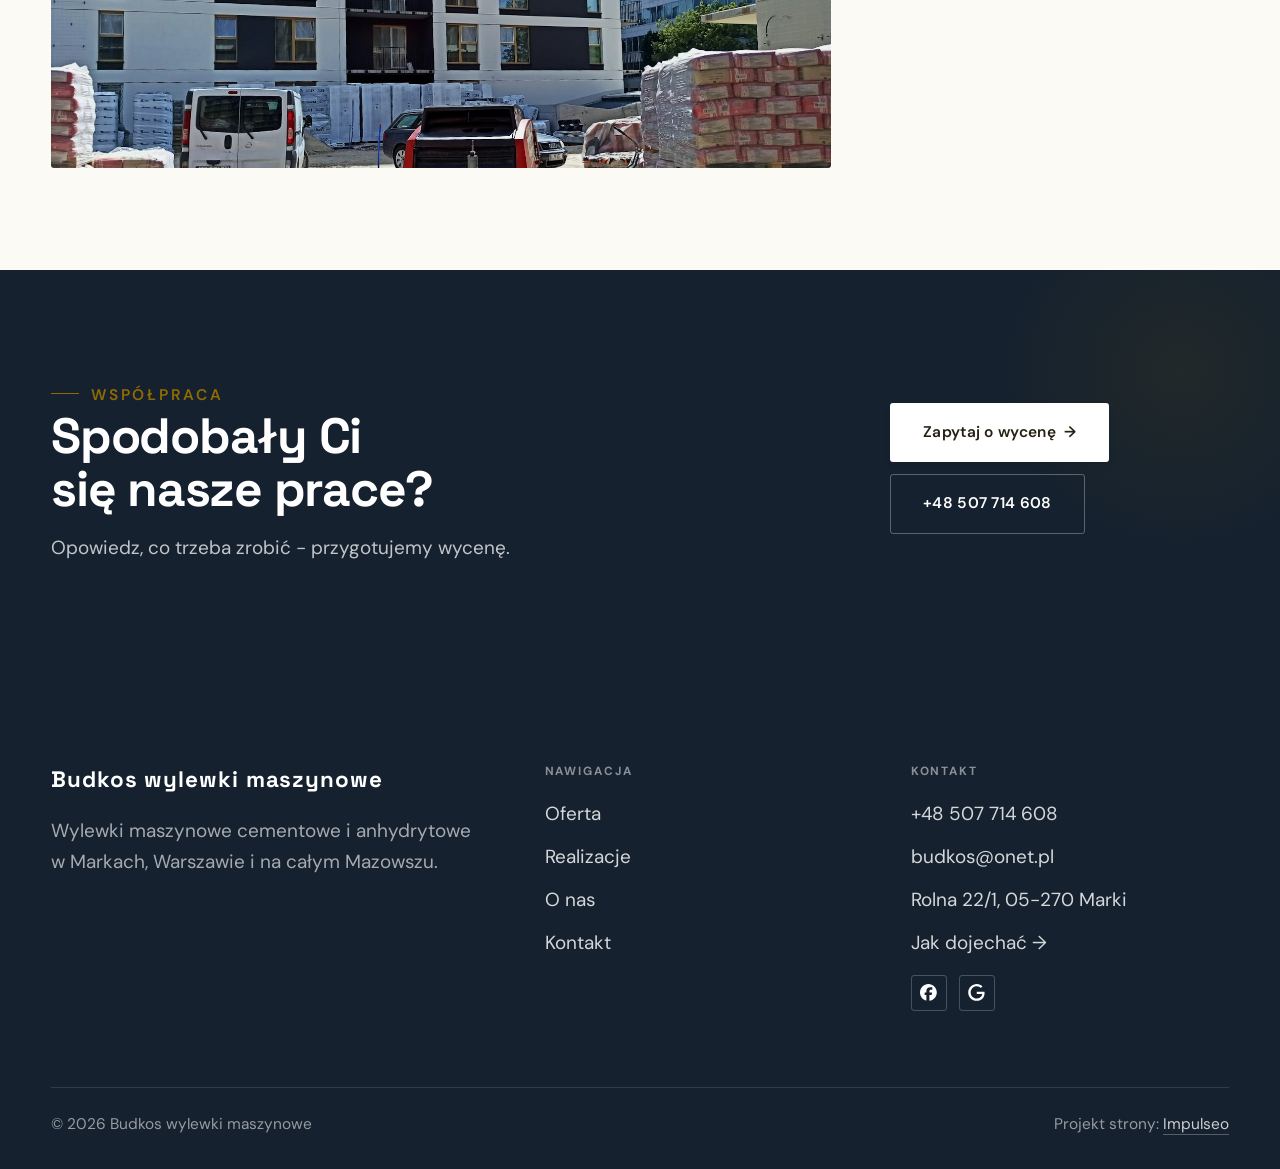
<file: realizacje.html>
<!DOCTYPE html>
<html lang="pl">
<head>
<meta charset="UTF-8">
<meta name="viewport" content="width=device-width, initial-scale=1.0">
<title>Realizacje - Budkos wylewki maszynowe</title>
<meta name="description" content="Realizacje Budkos wylewki maszynowe: Mixokret na budowie domu, Domy szeregowe z silosem, Budowa osiedla z lotu ptaka, Dom jednorodzinny w trakcie prac, Blok wielorodzinny na rusztowaniu">
<link rel="canonical" href="https://kris20032.github.io/budkos-wylewki-maszynowe/realizacje.html">
<meta name="robots" content="noindex, nofollow">
<meta property="og:type" content="website">
<meta property="og:locale" content="pl_PL">
<meta property="og:site_name" content="Budkos wylewki maszynowe">
<meta property="og:title" content="Realizacje - Budkos wylewki maszynowe">
<meta property="og:description" content="Realizacje Budkos wylewki maszynowe: Mixokret na budowie domu, Domy szeregowe z silosem, Budowa osiedla z lotu ptaka, Dom jednorodzinny w trakcie prac, Blok wielorodzinny na rusztowaniu">
<meta property="og:url" content="https://kris20032.github.io/budkos-wylewki-maszynowe/realizacje.html">
<meta property="og:image" content="https://kris20032.github.io/budkos-wylewki-maszynowe/img/og.jpg">
<meta property="og:image:width" content="1200">
<meta property="og:image:height" content="630">
<meta name="twitter:card" content="summary_large_image">
<link rel="preconnect" href="https://fonts.googleapis.com">
<link rel="preconnect" href="https://fonts.gstatic.com" crossorigin>
<link href="https://fonts.googleapis.com/css2?family=Space+Grotesk:wght@500;600;700&family=DM+Sans:opsz,wght@9..40,400;9..40,500;9..40,600&display=swap" rel="stylesheet">
<link rel="stylesheet" href="assets/styles.css?v=c024ea94">
</head>
<body>

<header class="nav">
  <div class="wrap nav-inner">
    <a class="brand brand-has-logo" href="index.html"><img class="brand-logo" src="img/logo.png" alt="Budkos wylewki maszynowe" width="524" height="520" decoding="async"></a>
    <nav class="nav-links">
      <a href="oferta.html">Oferta</a>
      <a href="realizacje.html" class="active" aria-current="page">Realizacje</a>
      <a href="o-nas.html">O nas</a>
      <a href="kontakt.html">Kontakt</a>
      <a href="tel:+48507714608" class="btn btn-accent">Zadzwoń +48 507 714 608</a>
    </nav>
    <button class="nav-toggle" aria-label="Menu"><span></span><span></span><span></span></button>
  </div>
</header>

<main>
<section class="pagehead">
  <img src="img/g3.jpg" alt="Budkos wylewki maszynowe - Nasze prace" width="1600" height="1201" decoding="async">
  <div class="wrap">
    <span class="eyebrow">Realizacje</span>
    <h1>Nasze prace</h1>
    <p>Zdjęcia z naszych budów na Mazowszu: od mixokreta pod blokiem po świeżo zatartą posadzkę w hali i w domu.</p>
  </div>
</section>
<section>
  <div class="wrap">
    <div class="gallery">
      <div class="tile t-two3 reveal"><img src="img/g1.jpg" alt="Budkos wylewki maszynowe" loading="lazy" width="1600" height="1201" decoding="async"></div>
      <div class="tile t-third reveal"><img src="img/g2.jpg" alt="Budkos wylewki maszynowe" loading="lazy" width="1498" height="1078" decoding="async"></div>
      <div class="tile t-third reveal"><img src="img/g4.jpg" alt="Budkos wylewki maszynowe" loading="lazy" width="1518" height="1106" decoding="async"></div>
      <div class="tile t-third reveal"><img src="img/g5.jpg" alt="Budkos wylewki maszynowe" loading="lazy" width="1600" height="1201" decoding="async"></div>
      <div class="tile t-third reveal"><img src="img/g6.jpg" alt="Budkos wylewki maszynowe" loading="lazy" width="1528" height="1120" decoding="async"></div>
      <div class="tile t-third reveal"><img src="img/g7.jpg" alt="Budkos wylewki maszynowe" loading="lazy" width="1548" height="2078" decoding="async"></div>
      <div class="tile t-two3 reveal"><img src="img/g8.jpg" alt="Budkos wylewki maszynowe" loading="lazy" width="1600" height="2131" decoding="async"></div>
      <div class="tile t-third reveal"><img src="img/g9.jpg" alt="Budkos wylewki maszynowe" loading="lazy" width="1600" height="1066" decoding="async"></div>
      <div class="tile t-third reveal"><img src="img/g10.jpg" alt="Budkos wylewki maszynowe" loading="lazy" width="1600" height="1066" decoding="async"></div>
      <div class="tile t-third reveal"><img src="img/g11.jpg" alt="Budkos wylewki maszynowe" loading="lazy" width="1600" height="1066" decoding="async"></div>
      <div class="tile t-two3 reveal"><img src="img/about.jpg" alt="Budkos wylewki maszynowe" loading="lazy" width="1544" height="1140" decoding="async"></div>
    </div>
  </div>
</section>
<section class="cta">
  <div class="wrap">
    <div class="reveal">
      <span class="eyebrow">Współpraca</span>
      <h2>Spodobały Ci się nasze prace?</h2>
      <p>Opowiedz, co trzeba zrobić - przygotujemy wycenę.</p>
    </div>
    <div class="cta-actions reveal">
      <a href="kontakt.html" class="btn btn-light">Zapytaj o wycenę <span class="arr">→</span></a>
      <a href="tel:+48507714608" class="btn btn-ghost btn-ghost-cta">+48 507 714 608</a>
    </div>
  </div>
</section>
</main>

<footer>
  <div class="wrap">
    <div class="foot-grid">
      <div class="foot-brand">
        <div class="name">Budkos wylewki maszynowe</div>
        <p>Wylewki maszynowe cementowe i anhydrytowe w Markach, Warszawie i na całym Mazowszu.</p>
      </div>
      <div class="foot-col">
        <h4>Nawigacja</h4>
        <a href="oferta.html">Oferta</a>
        <a href="realizacje.html">Realizacje</a>
        <a href="o-nas.html">O nas</a>
        <a href="kontakt.html">Kontakt</a>
      </div>
      <div class="foot-col">
        <h4>Kontakt</h4>
        <a href="tel:+48507714608">+48 507 714 608</a>
        <a href="mailto:budkos@onet.pl">budkos@onet.pl</a>
        <p>Rolna 22/1, 05-270 Marki</p>
        <a href="https://www.google.com/maps?cid=7559980653732126920" target="_blank" rel="noopener">Jak dojechać →</a>
      <div class="foot-soc">
        <a class="soc" href="https://www.facebook.com/szlichtywylewkimaszynowe/" target="_blank" rel="noopener" aria-label="Facebook - Budkos wylewki maszynowe"><svg viewBox="0 0 24 24" aria-hidden="true" focusable="false"><path d="M9.101 23.691v-7.98H6.627v-3.667h2.474v-1.58c0-4.085 1.848-5.978 5.858-5.978.401 0 .955.042 1.468.103a8.68 8.68 0 0 1 1.141.195v3.325a8.623 8.623 0 0 0-.653-.036 26.805 26.805 0 0 0-.733-.009c-.707 0-1.259.096-1.675.309a1.686 1.686 0 0 0-.679.622c-.258.42-.374.995-.374 1.752v1.297h3.919l-.386 2.103-.287 1.564h-3.246v8.245C19.396 23.238 24 18.179 24 12.044c0-6.627-5.373-12-12-12s-12 5.373-12 12c0 5.628 3.874 10.35 9.101 11.647Z" fill="currentColor"/></svg></a>
        <a class="soc" href="https://www.google.com/maps?cid=7559980653732126920" target="_blank" rel="noopener" aria-label="Google - Budkos wylewki maszynowe"><svg viewBox="0 0 24 24" aria-hidden="true" focusable="false"><path d="M12.48 10.92v3.28h7.84c-.24 1.84-.853 3.187-1.787 4.133-1.147 1.147-2.933 2.4-6.053 2.4-4.827 0-8.6-3.893-8.6-8.72s3.773-8.72 8.6-8.72c2.6 0 4.507 1.027 5.907 2.347l2.307-2.307C18.747 1.44 16.133 0 12.48 0 5.867 0 .307 5.387.307 12s5.56 12 12.173 12c3.573 0 6.267-1.173 8.373-3.36 2.16-2.16 2.84-5.213 2.84-7.667 0-.76-.053-1.467-.173-2.053H12.48z" fill="currentColor"/></svg></a>
      </div>
      </div>
    </div>
    <div class="foot-bot">
      <span>© 2026 Budkos wylewki maszynowe</span>
      <span>Projekt strony: <a class="foot-credit" href="https://impulseo.pl" target="_blank" rel="noopener">Impulseo</a></span>
    </div>
  </div>
</footer>
<div class="sticky-call"><a class="sc-call" href="tel:+48507714608"><svg class="ico-tel" width="16" height="16" viewBox="0 0 24 24" fill="none" aria-hidden="true"><path d="M6.6 10.8a15.5 15.5 0 0 0 6.6 6.6l2.2-2.2a1 1 0 0 1 1-.24 11.4 11.4 0 0 0 3.6.58 1 1 0 0 1 1 1V20a1 1 0 0 1-1 1A17 17 0 0 1 3 4a1 1 0 0 1 1-1h3.5a1 1 0 0 1 1 1c0 1.25.2 2.46.58 3.6a1 1 0 0 1-.25 1l-2.23 2.2Z" fill="currentColor"/></svg> Zadzwoń</a><a class="sc-quote" href="kontakt.html">Zadzwoń po wycenę</a></div>
<div class="demo-wazne" data-do="2026-09-23" data-cykl="3" hidden><svg class="dw-ico" width="13" height="13" viewBox="0 0 24 24" fill="none" aria-hidden="true"><circle cx="12" cy="12" r="8.6" stroke="currentColor" stroke-width="1.8"/><path d="M12 7.2V12l3.3 2" stroke="currentColor" stroke-width="1.8" stroke-linecap="round"/></svg><span class="dw-txt"></span></div>

<script src="assets/main.js"></script>
</body>
</html>
</file>
<file: assets/styles.css>
/* ============================================================
   STOLBASZ — premium, architektoniczny B2B fit-out
   Jasna paleta, zero brązu. System wg premium-web-craft.
   Projekt strony: Impulseo (impulseo.pl)
   ============================================================ */

:root{
  /* PALETA — jasna, architektoniczna, chłodna */
  --paper:#F4F6F8;          /* główne tło */
  --paper-2:#E7EBEF;        /* sekcje alternatywne (chłodny jasny szary) */
  --paper-3:#E7EBEF;        /* delikatne wypełnienia */
  --ink:#15212E;            /* tekst główny — chłodny grafit */
  --ink-soft:#243443;       /* nagłówki drugorzędne */
  --muted:#6B7785;          /* tekst poboczny */
  --line:rgba(21,33,46,.12);/* hairline */
  --accent:#E8A317;         /* stonowany petrol-slate — jedyny akcent */
  --accent-d:#C9870C;
  --accent-soft:rgba(232,163,23,.10);
  --dark:#15212E;           /* sekcje ciemne (stopka/CTA) */

  /* HOVER ZDJĘĆ — JEDEN standard dla całego silnika (decyzja K. 04.08.2026, artefakt z wariantami).
     AKTUALNE (K.+Szymon 09.08.2026, wybór z artefaktu 6 wariantów): zoom 1.05 przy 1.4s -
     przy tak długim czasie mocniejszy kadr NIE skacze, tylko „oddycha". Poprzedni standard
     (1.02 / .55s z 04.08) odbierany jako dynamiczny i szybki.
     Spoczynek lekko przygaszony, ale TYLKO tam, gdzie jest mysz (@media hover:hover) —
     na telefonie zdjęcia zostają w pełnej jasności. */
  --img-zoom:1.05;                   /* K.+Szymon 09.08: wariant F z artefaktu porównawczego */
  --img-rest:brightness(.95) saturate(.99);
  --img-hot:brightness(1.06) saturate(1.05);
  --img-dur:1.4s;                    /* K.+Szymon 09.08 (wariant F): powoli = elegancko */
  --img-ease:cubic-bezier(.16,.84,.44,1);  /* miękki ogon, efekt „oddychania" */

  /* ODSTĘPY — skala 4/8 */
  --space-1:4px; --space-2:8px; --space-3:12px; --space-4:16px; --space-5:24px;
  --space-6:32px; --space-7:48px; --space-8:64px; --space-9:96px; --space-10:128px;

  /* TYPOGRAFIA — fluid clamp() (skala podbita 16.07.2026: większe, czytelniejsze litery — uwaga Adama) */
  --text-sm:clamp(.9rem,.87rem + .12vw,1rem);
  --text-base:clamp(1.08rem,1.04rem + .18vw,1.2rem);
  --text-lg:clamp(1.24rem,1.15rem + .34vw,1.44rem);
  --text-h3:clamp(1.34rem,1.22rem + .55vw,1.66rem);
  --text-h2:clamp(2.1rem,1.66rem + 2.1vw,3.1rem);
  --text-h1:clamp(2.9rem,2.1rem + 4vw,5.1rem);

  /* PROMIENIE — architektoniczne, raczej ostre */
  --r-sm:3px; --r-md:6px; --r-lg:10px;

  /* RUCH */
  --ease:cubic-bezier(.25,.46,.45,.94); --dur:.24s;

  /* CIENIE — miękkie, warstwowe */
  --sh-sm:0 1px 2px rgba(16,24,32,.04), 0 2px 8px rgba(16,24,32,.05);
  --sh-md:0 2px 6px rgba(16,24,32,.05), 0 12px 28px -8px rgba(16,24,32,.12);
  --sh-lg:0 6px 14px rgba(16,24,32,.07), 0 26px 56px -18px rgba(16,24,32,.22);

  --hairline:1px solid var(--line);

  --font-display:'Space Grotesk','Inter',sans-serif;
  --font-body:'DM Sans','Inter',sans-serif;
}

*{box-sizing:border-box;margin:0;padding:0}
html{scroll-behavior:smooth}
body{
  font-family:var(--font-body);
  font-size:var(--text-base);
  line-height:1.65;
  color:var(--ink);
  background:var(--paper);
  -webkit-font-smoothing:antialiased;
  text-rendering:optimizeLegibility;
}
img{max-width:100%;height:auto;display:block}  /* height:auto = width/height z atrybutów trzyma proporcje (TOP#12) */
a{color:inherit;text-decoration:none}

.wrap{width:min(92%,1180px);margin-inline:auto}
section{padding-block:clamp(52px,6.5vw,96px)}

h1,h2,h3{font-family:var(--font-display);font-weight:700;line-height:1.08;letter-spacing:-.02em;color:var(--ink)}
h1{font-size:var(--text-h1);letter-spacing:-.035em}
h2{font-size:var(--text-h2);letter-spacing:-.025em}
h3{font-size:var(--text-h3)}
/* MIARA — długość wiersza. WCAG 2.2 SC 1.4.8: max 80 znaków; Butterick: 45–90.
   68ch daje realnie 72–78 znaków polskiego tekstu, czyli z zapasem pod granicą.
   Wcześniej limit miał TYLKO <p> — <li>, <blockquote> i <dd> nie miały żadnego,
   i to jedyny powód, dla którego 23 bloki na dwóch oddanych stronach jadą po
   83–106 znaków w wierszu (pomiar 07.08.2026, bramka `miara`).
   ⚠️ Listy i definicje ograniczamy TYLKO bez klasy: `ul`/`ol` z klasą to u nas
   układ (siatki kafli, menu), a nie tekst ciągły — tam miarę wyznacza układ. */
/* 60ch, nie 68ch (K. 10.08): po zmianie fontów na węższe kroje (DM Sans i spółka)
   w 68ch mieściło się ~90 znaków - bramka pikselowa słusznie zgłaszała przekroczenie
   granicy 80. Pomiar na żywej przeglądarce: 60ch = 90 znaków, 53ch = ~78 znaków, czyli normę WCAG 1.4.8. */
:root{ --miara:53ch }
p{max-width:min(100%,var(--miara))}
blockquote,
ul:not([class])>li, ol:not([class])>li,
dl:not([class])>dd{max-width:min(100%,var(--miara))}

/* ⚠️ Świadomie BEZ wyjątku `.tile p,.card p,.svc p{max-width:none}`, choć nasuwa się sam:
   te akapity BYŁY już ograniczone (stare `p{max-width:65ch}`), więc „wyjątek" nie odblokowałby
   niczego nowego — tylko ROZLUŹNIŁ stan sprzed zmiany na wszystkich demach naraz.
   `figcaption` żadna z reguł wyżej nie dotyczy, więc też nie potrzebuje zwolnienia. */

/* ŁAMANIE. `balance` wyrównuje długości wierszy w nagłówku, `pretty` pilnuje ostatniego
   wiersza akapitu, żeby nie został w nim jeden wyraz. Obsługiwane od Chrome 117 /
   Safari 17.5; starsze przeglądarki po prostu ignorują tę własność.
   `text-wrap:pretty` nie występowało dotąd ANI RAZ w silniku ani w repo klientów. */
h1,h2,h3,.lead,.lede{text-wrap:balance}
p,li,blockquote,dd{text-wrap:pretty}

.eyebrow{
  font-family:var(--font-body);
  font-size:var(--text-sm);
  font-weight:600;
  letter-spacing:.18em;
  text-transform:uppercase;
  color:var(--accent);
  display:inline-flex;align-items:center;gap:var(--space-3);
}
/* flex:none + margin-top = kreska trzyma się PIERWSZEJ linii. Wcześniej align-items:center
   centrowało ją względem całego bloku i przy zawinięciu (długi kicker typu
   „…WNĘTRZ · LESZNO · OD 2019") druga linia lądowała z brzydkim wcięciem. */
.eyebrow{align-items:flex-start}
.eyebrow>*,.eyebrow{text-wrap:balance}   /* dlugi kicker lamal sie na sierote typu samo „2019" w drugiej linii */
.eyebrow::before{content:"";width:28px;height:1px;background:var(--accent);display:inline-block;flex:none;margin-top:.62em}

.muted{color:var(--muted)}
.lead{font-size:var(--text-lg);line-height:1.55;color:var(--ink-soft);max-width:50ch}

/* ---------- BUTTONS ---------- */
.btn{
  display:inline-flex;align-items:center;gap:var(--space-2);
  font-weight:600;font-size:var(--text-sm);letter-spacing:.02em;
  padding:var(--space-4) var(--space-6);
  border-radius:var(--r-sm);
  transition:transform var(--dur) var(--ease),box-shadow var(--dur) var(--ease),background var(--dur) var(--ease);
  cursor:pointer;border:1px solid transparent;
}
.btn-accent{background:var(--accent);color:#fff;box-shadow:var(--sh-sm)}
.btn-accent:hover{background:var(--accent-d);transform:translateY(-2px);box-shadow:var(--sh-md)}
.btn-accent:active{transform:translateY(0);box-shadow:var(--sh-sm)}
.btn-ghost{background:transparent;color:var(--ink);border-color:var(--line)}
.btn-ghost:hover{border-color:var(--accent);color:var(--accent);transform:translateY(-2px)}
.btn-light{background:#fff;color:var(--ink);box-shadow:var(--sh-sm)}
.btn-light:hover{transform:translateY(-2px);box-shadow:var(--sh-md)}
.btn .arr{transition:transform var(--dur) var(--ease)}
.btn:hover .arr{transform:translateX(4px)}

/* ---------- NAV ---------- */
.nav{
  position:sticky;top:0;z-index:50;
  background:color-mix(in srgb,var(--paper) 88%,transparent);
  backdrop-filter:saturate(140%) blur(10px);
  border-bottom:var(--hairline);
}
.nav-inner{display:flex;align-items:center;justify-content:space-between;gap:var(--space-5);height:72px}
/* ANTY-NACHODZENIE (K. 05.08.2026): długa nazwa firmy + przycisk z pełnym numerem nie mieściły się w pasku
   i flex ściskał linki PONIŻEJ ich treści - "Kontakt" wchodził na ramkę "Zadzwoń +48 ...". Teraz ustępuje
   nazwa marki (skrót wielokropkiem), a menu i przycisk nigdy się nie kurczą ani nie zachodzą na siebie. */
.brand{display:flex;flex-direction:column;line-height:1;min-width:0;flex:0 1 auto}
.brand .name{font-family:var(--font-display);font-weight:800;font-size:1.35rem;letter-spacing:.04em;white-space:nowrap;overflow:hidden;text-overflow:ellipsis}
.brand .sub{font-size:.62rem;letter-spacing:.34em;text-transform:uppercase;color:var(--muted);margin-top:5px;white-space:nowrap;overflow:hidden;text-overflow:ellipsis}
.nav-links{display:flex;align-items:center;gap:var(--space-6);flex:0 0 auto}
.nav-links a{font-size:var(--text-sm);font-weight:500;color:var(--ink-soft);position:relative;padding-block:4px;white-space:nowrap;transition:color var(--dur) var(--ease)}
.nav-links a::after{content:"";position:absolute;left:0;bottom:0;width:0;height:1.5px;background:var(--accent);transition:width var(--dur) var(--ease)}
.nav-links a:hover,.nav-links a.active{color:var(--ink)}
.nav-links a:hover::after,.nav-links a.active::after{width:100%}
.nav-links .btn{padding:var(--space-2) var(--space-5)}
/* przyciski w nav: właściwy kolor (przebij .nav-links a) + bez podkreślenia */
.nav-links a.btn-accent{color:#fff}
.nav-links a.btn-ghost,.nav-links a.btn-light{color:var(--ink)}
/* CTA w pasku: NIE podkreślenie spod linków menu, ale ten sam przelatujący błysk,
   co na wszystkich innych przyciskach (zgłoszenie K. 13.08.2026 - „na hero jest efekt
   światła przechodzącego przez przycisk, na navbarze go nie ma, a mają być identyczne").
   Reguła `.nav-links a::after` jest silniejsza od `.btn::after`, więc trzeba jej
   geometrię wyzerować i wpisać połysk z nazwy - samo `display:none` gasiło efekt. */
.nav-links a.btn::after{
  display:block;content:"";position:absolute;inset:0;z-index:-1;pointer-events:none;
  width:auto;height:auto;border-radius:inherit;   /* kasuje geometrię podkreślenia (width:0;height:1.5px) */
  background:linear-gradient(100deg,transparent 32%,rgba(255,255,255,.20) 50%,transparent 68%);
  translate:-120% 0}
@media (prefers-reduced-motion:no-preference){
  .nav-links a.btn:hover::after{translate:120% 0;transition:translate .75s var(--mt-ease,cubic-bezier(.16,.84,.44,1))}
}
.nav-toggle{display:none;background:none;border:none;cursor:pointer;flex-direction:column;gap:5px;padding:8px}
.nav-toggle span{width:24px;height:2px;background:var(--ink);transition:var(--dur)}
/* Ciasny zakres MIĘDZY menu mobilnym a pełnym pulpitem: zbijamy odstępy i nazwę marki,
   żeby wszystko zmieściło się naturalnie, zanim w ogóle dojdzie do skracania wielokropkiem. */
@media(max-width:1280px) and (min-width:921px){
  .nav-links{gap:var(--space-4)}
  .nav-links .btn{padding:var(--space-2) var(--space-4)}
  .brand .name{font-size:1.15rem}
}

/* ---------- HERO (split) ---------- */
.hero{position:relative;overflow:hidden;border-bottom:var(--hairline)}
.hero-grid{display:grid;grid-template-columns:1.05fr .95fr;gap:clamp(24px,4vw,60px);align-items:center;
  padding-block:clamp(36px,4.5vw,64px)}
.hero-copy .eyebrow{margin-bottom:var(--space-5)}
.hero-copy h1{margin-bottom:var(--space-5)}
.hero-copy .lead{margin-bottom:var(--space-7)}
.hero-actions{display:flex;flex-wrap:wrap;gap:var(--space-4)}
.hero-art{position:relative;aspect-ratio:4/3;border-radius:var(--r-lg);overflow:hidden;box-shadow:var(--sh-lg)}
.hero-art img{width:100%;height:100%;object-fit:cover}
.hero-art::after{content:"";position:absolute;inset:0;background:linear-gradient(180deg,transparent 55%,rgba(18,24,28,.28))}
.hero-badge{position:absolute;left:var(--space-5);bottom:var(--space-5);z-index:2;
  background:rgba(252,252,251,.94);backdrop-filter:blur(4px);
  border-radius:var(--r-md);padding:var(--space-4) var(--space-5);box-shadow:var(--sh-md);max-width:78%}
.hero-badge strong{display:block;font-family:var(--font-display);font-size:1rem;letter-spacing:-.01em}
.hero-badge span{font-size:var(--text-sm);color:var(--muted)}

/* ---------- HERO duży / kinowy (strona główna) ---------- */
.hero-cine{position:relative;min-height:clamp(560px,82vh,840px);min-height:clamp(560px,82svh,840px);display:flex;align-items:center;overflow:hidden;border-bottom:var(--hairline)}
.hero-cine>img{position:absolute;inset:0;width:100%;height:100%;object-fit:cover;z-index:0}
.hero-cine::after{content:"";position:absolute;inset:0;z-index:1;
  background:linear-gradient(95deg,rgba(13,18,23,.86) 0%,rgba(13,18,23,.64) 32%,rgba(13,18,23,.24) 62%,rgba(13,18,23,.04) 100%)}
.hero-cine .wrap{position:relative;z-index:2;padding-block:var(--space-8)}
.hero-cine .hero-copy{max-width:660px}
.hero-cine .eyebrow{color:#fff;margin-bottom:var(--space-5)}
.hero-cine .eyebrow::before{background:#fff}
.hero-cine h1{color:#fff;margin-bottom:var(--space-5);font-size:clamp(2.9rem,2rem + 4.4vw,5.2rem);text-wrap:balance}
.hero-cine .lead{color:rgba(255,255,255,.92);max-width:48ch;margin-bottom:var(--space-7)}
.hero-cine .hero-actions{display:flex;flex-wrap:wrap;gap:var(--space-4)}
/* NISKIE OKNO (laptop z dokiem i paskami przeglądarki ma ~700-780 px wysokości widoku):
   H1 do 5.2rem + długi lead nie mieściły się i przyciski wypadały POD krawędź ekranu -
   klient widział stronę bez ani jednego CTA. Skalujemy w dół, zamiast przycinać treść. */
@media(min-width:821px) and (max-height:820px){
  .hero-cine{min-height:clamp(520px,94svh,780px)}
  .hero-cine .wrap{padding-block:var(--space-6)}
  .hero-cine h1{font-size:clamp(2.2rem,1.5rem + 2.6vw,3.6rem);margin-bottom:var(--space-4)}
  .hero-cine .eyebrow{margin-bottom:var(--space-4)}
  .hero-cine .lead{margin-bottom:var(--space-5);max-width:44ch}
}
@media(max-width:680px){
  .hero-cine{min-height:clamp(520px,76vh,640px);min-height:clamp(520px,76svh,640px);align-items:flex-end}
  .hero-cine::after{background:linear-gradient(0deg,rgba(13,18,23,.9) 6%,rgba(13,18,23,.45) 55%,rgba(13,18,23,.25) 100%)}
  .hero-cine .wrap{padding-bottom:var(--space-9)}
  /* TELEFON (~90% oglądających): lead potrafił zająć 8 linii i zepchnąć CTA poza pierwszy ekran.
     Zwężamy interlinię i skalę - treści nie ucinamy, bo to ona sprzedaje. */
  .hero-cine .lead{font-size:.98rem;line-height:1.5;margin-bottom:var(--space-5)}
  .hero-cine .eyebrow{font-size:.72rem;letter-spacing:.13em;margin-bottom:var(--space-4)}
  .hero-cine .eyebrow::before{width:20px}
  .hero-cine h1{margin-bottom:var(--space-4)}
}

/* full-bleed hero variant (podstrony) */
.pagehead{position:relative;min-height:46vh;min-height:46svh;display:flex;align-items:flex-end;overflow:hidden;border-bottom:var(--hairline)}
.pagehead img{position:absolute;inset:0;width:100%;height:100%;object-fit:cover}
/* 10.08.2026 (decyzja K.): mocniejsze przyciemnienie + cień pod tekstem. Bramka mierzyła na
   nagłówkach podstron 3,38-3,43:1 przy wymaganych 4,5 — jasne zdjęcie (hala, śnieg, niebo)
   podchodziło pod biały tekst. Zdjęcia klientów są różne, więc kontrast musi dawać WARSTWA,
   a nie szczęśliwy dobór kadru. */
.pagehead::after{content:"";position:absolute;inset:0;background:linear-gradient(180deg,rgba(18,24,28,.40),rgba(18,24,28,.76))}
.pagehead .wrap{position:relative;z-index:2;padding-block:var(--space-9);color:#fff}
.pagehead h1{color:#fff;max-width:18ch;text-shadow:0 2px 16px rgba(0,0,0,.55)}
.pagehead .eyebrow{color:#fff}
.pagehead .eyebrow::before{background:#fff}
.pagehead p{color:rgba(255,255,255,.92);margin-top:var(--space-4);max-width:54ch;text-shadow:0 1px 12px rgba(0,0,0,.5)}

/* ---------- STRIP (pasek skrótów / liczby) ---------- */
.strip{background:var(--dark);color:#fff}
/* PASEK HASEŁ — standard 04.08.2026 (decyzja K.): 5 haseł w JEDNYM rzędzie, tekst WYŚRODKOWANY,
   węższe marginesy boczne niż reszta strony (pasek ma iść szerzej), równe wysokości kolumn. */
.strip .wrap{width:min(96%,1440px);display:grid;grid-template-columns:repeat(5,1fr);
  gap:var(--space-5);padding-block:var(--space-7);align-items:stretch}
.strip .item .k{font-family:var(--font-display);font-size:clamp(1.05rem,.82rem + .85vw,1.55rem);
  font-weight:800;letter-spacing:-.02em;color:#fff;line-height:1.18;text-wrap:balance}
.strip .item .v{font-size:var(--text-sm);color:rgba(255,255,255,.66);margin-top:var(--space-2);line-height:1.4}
.strip .item{border-left:2px solid var(--accent);padding-inline:var(--space-4);
  text-align:center;display:flex;flex-direction:column;justify-content:center}
/* liczba kolumn = liczba haseł, żeby ostatnie nie zostawało samo w drugim rzędzie.
   Klasę n-N nadaje multipage.py; domyślnie (bez klasy) pasek jest 5-kolumnowy. */
.strip.n-2 .wrap{grid-template-columns:repeat(2,1fr)}
.strip.n-3 .wrap{grid-template-columns:repeat(3,1fr)}
.strip.n-4 .wrap{grid-template-columns:repeat(4,1fr);gap:var(--space-6)}
.strip.n-4 .item .k{font-size:clamp(1.3rem,1rem + 1.1vw,2rem)}
.strip.n-6 .wrap{grid-template-columns:repeat(6,1fr);gap:var(--space-4)}
.strip.n-6 .item .k{font-size:clamp(.98rem,.8rem + .7vw,1.35rem)}
/* równe łamanie: zamiast "długa linia + jedno słowo" obie linie zbliżonej długości */
.strip .item .k{text-wrap:balance}

/* ---------- SECTION HEAD ---------- */
.head{max-width:48rem;margin-bottom:var(--space-8)}
.head.center{margin-inline:auto;text-align:center}
.head .eyebrow{margin-bottom:var(--space-4)}
.head h2{margin-bottom:var(--space-4)}
.head p{color:var(--muted);font-size:var(--text-lg);line-height:1.55}
.head.center p{margin-inline:auto}

/* ---------- INTRO SPLIT ---------- */
.split{display:grid;grid-template-columns:.92fr 1.08fr;gap:clamp(28px,5vw,80px);align-items:center}
.split.rev{grid-template-columns:1.08fr .92fr}
.split.rev .split-art{order:-1}
.split-art{position:relative;aspect-ratio:5/4;border-radius:var(--r-lg);overflow:hidden;box-shadow:var(--sh-lg)}
.split-art img{width:100%;height:100%;object-fit:cover}
.split-copy h2{margin-bottom:var(--space-5)}
.split-copy p+p{margin-top:var(--space-4)}
.split-copy .btn{margin-top:var(--space-6)}

/* ---------- SERVICES (zakres) ---------- */
.svc-grid{display:grid;grid-template-columns:repeat(auto-fit,minmax(280px,1fr));gap:var(--space-5)}
.svc{background:#fff;border:var(--hairline);border-radius:var(--r-md);padding:var(--space-7) var(--space-6);
  transition:transform var(--dur) var(--ease),box-shadow var(--dur) var(--ease),border-color var(--dur) var(--ease);
  position:relative;overflow:hidden}
.svc::before{content:"";position:absolute;left:0;top:0;width:3px;height:0;background:var(--accent);transition:height var(--dur) var(--ease)}
.svc:hover{transform:translateY(-4px);box-shadow:var(--sh-md);border-color:transparent}
.svc:hover::before{height:100%}
.svc .ic{font-family:var(--font-display);font-size:.8rem;font-weight:700;letter-spacing:.12em;color:var(--accent);margin-bottom:var(--space-4)}
.svc h3{margin-bottom:var(--space-3);font-size:1.22rem}
.svc p{color:var(--muted);font-size:var(--text-base);line-height:1.6}

/* big detailed service rows */
.svc-row{display:grid;grid-template-columns:.8fr 1.2fr;gap:clamp(20px,4vw,60px);align-items:center;padding-block:var(--space-8)}
.svc-row+.svc-row{border-top:var(--hairline)}
.svc-row.rev{grid-template-columns:1.2fr .8fr}
/* Naprzemienny układ wierszy oferty: co drugi wiersz ma zdjęcie po PRAWEJ.
   Było `order:-1` — martwy kod, bo zdjęcie i tak jest pierwszym dzieckiem w HTML,
   więc wszystkie wiersze wyglądały identycznie (zdjęcie zawsze z lewej), a `rev`
   zmieniało tylko szerokość kolumn. Znalezione 29.07.2026 przy różnicowaniu kierunków
   animacji (pomiar pozycji: art.mid 390/502 przy row.mid 756 — zawsze lewa strona). */
.svc-row.rev .svc-row-art{order:2}
.svc-row-art{aspect-ratio:4/3;border-radius:var(--r-md);overflow:hidden;box-shadow:var(--sh-md)}
.svc-row-art img{width:100%;height:100%;object-fit:cover}
.svc-row h3{font-size:1.5rem;margin-bottom:var(--space-4)}
.svc-row .num{font-family:var(--font-display);font-size:.85rem;font-weight:700;letter-spacing:.14em;color:var(--accent);display:block;margin-bottom:var(--space-3)}
.svc-row ul{list-style:none;margin-top:var(--space-4);display:flex;flex-direction:column;gap:var(--space-2)}
.svc-row li{position:relative;padding-left:var(--space-5);color:var(--muted);font-size:var(--text-base)}
.svc-row li::before{content:"";position:absolute;left:0;top:.62em;width:8px;height:1px;background:var(--accent)}

/* ---------- GALLERY (realizacje) ---------- */
.gallery{display:grid;grid-template-columns:repeat(12,1fr);gap:var(--space-4);grid-auto-rows:200px}
/* GALERIA MASONRY — pionowe zdjęcia (portrety beauty/wellness) bez przycinania: kolumny, height auto */
.gallery-masonry{column-count:3;column-gap:var(--space-4)}
@media(max-width:900px){.gallery-masonry{column-count:2}}
@media(max-width:560px){.gallery-masonry{column-count:1}}
.gallery-masonry .m-tile{break-inside:avoid;margin:0 0 var(--space-4);padding:0;position:relative;overflow:hidden;border-radius:var(--r-md);border:1px solid var(--line)}
.gallery-masonry .m-tile img{width:100%;height:auto;display:block}
.gallery-masonry .m-tile .cap{position:absolute;left:0;right:0;bottom:0;padding:var(--space-4);color:#fff;background:linear-gradient(0deg,rgba(0,0,0,.55),transparent);font-size:var(--text-sm)}
.gallery-masonry .m-tile .cap small{display:block;font-weight:400;opacity:.78;letter-spacing:.04em;text-transform:uppercase;font-size:.66rem;margin-top:3px}
.tile{position:relative;overflow:hidden;border-radius:var(--r-md);box-shadow:var(--sh-sm);
  transition:transform var(--dur) var(--ease),box-shadow var(--dur) var(--ease)}
.tile img{width:100%;height:100%;object-fit:cover;
  transition:transform var(--img-dur) var(--img-ease),filter var(--img-dur) var(--img-ease)}
.tile:hover{box-shadow:var(--sh-md)}
.tile .cap{position:absolute;left:0;right:0;bottom:0;padding:var(--space-5) var(--space-4) var(--space-4);
  /* mocniejszy spad + cien pod tekstem: na JASNYCH zdjeciach klienta (biale fronty, sciany)
     slaby gradient dawal kontrast ~1.5:1 zamiast wymaganych 3.6:1 (bramka wygladu, 10.08.2026) */
  background:linear-gradient(transparent 10%,rgba(18,24,28,.55) 40%,rgba(18,24,28,.88) 68%,rgba(18,24,28,.99));color:#fff;
  text-shadow:0 1px 2px rgba(0,0,0,.85),0 2px 10px rgba(0,0,0,.55);
  font-size:var(--text-sm);font-weight:600;letter-spacing:.01em;
  opacity:0;transform:translateY(8px);transition:var(--dur) var(--ease)}
.tile:hover .cap{opacity:1;transform:translateY(0)}
.tile .cap small{display:block;font-weight:400;opacity:.78;letter-spacing:.04em;text-transform:uppercase;font-size:.66rem;margin-top:3px}
/* bento spans */
.t-wide{grid-column:span 6}
.t-tall{grid-column:span 6;grid-row:span 2}
.t-std{grid-column:span 6}
.t-third{grid-column:span 4}
.t-two3{grid-column:span 8}

/* ---------- TRUST / WIARYGODNOŚĆ ---------- */
.trust{background:var(--paper-2)}
.trust-grid{display:grid;grid-template-columns:repeat(auto-fit,minmax(240px,1fr));gap:var(--space-5);margin-top:var(--space-7)}
.trust-card{background:#fff;border-radius:var(--r-md);padding:var(--space-7) var(--space-6);box-shadow:var(--sh-sm);border-top:3px solid var(--accent)}
.trust-card .big{font-family:var(--font-display);font-size:clamp(1.8rem,1.3rem + 1.6vw,2.6rem);font-weight:800;letter-spacing:-.02em;color:var(--ink);line-height:1}
.trust-card h3{font-size:1.12rem;margin:var(--space-3) 0 var(--space-2)}
.trust-card p{color:var(--muted);font-size:var(--text-base);line-height:1.55}

/* ---------- CTA band ---------- */
.cta{background:var(--dark);color:#fff;position:relative;overflow:hidden}
/* telefon w CTA: na ciemnym tle biały (domyślnie), rodziny z JASNYM tłem CTA
   nadpisują to u siebie - wcześniej kolor siedział w stylu inline i wygrywał z rodziną. */
.cta .btn-ghost-cta{color:#fff;border-color:rgba(255,255,255,.3)}
.cta .wrap{display:grid;grid-template-columns:1.4fr .6fr;gap:var(--space-7);align-items:center;position:relative;z-index:2}
.cta h2{color:#fff;max-width:20ch}
.cta p{color:rgba(255,255,255,.74);margin-top:var(--space-4)}
.cta-actions{display:flex;flex-direction:column;gap:var(--space-3);align-items:flex-start}
.cta::before{content:"";position:absolute;right:-80px;top:-80px;width:360px;height:360px;border-radius:50%;
  background:radial-gradient(circle,var(--accent-soft),transparent 70%)}

/* ---------- CONTACT ---------- */
.contact-grid{display:grid;grid-template-columns:.85fr 1.15fr;gap:clamp(28px,4vw,56px);align-items:start}
.info-list{display:flex;flex-direction:column;gap:var(--space-2)}
.info-row{display:flex;gap:var(--space-4);align-items:flex-start;padding-block:var(--space-4);border-bottom:var(--hairline)}
.info-row .ic{flex:none;width:42px;height:42px;display:grid;place-items:center;border-radius:50%;
  background:var(--accent-soft);color:var(--accent);font-size:1.05rem}
.info-row .lbl{font-size:.72rem;letter-spacing:.14em;text-transform:uppercase;color:var(--muted)}
.info-row .val{font-weight:600;font-size:var(--text-base);margin-top:2px}
.info-row a.val:hover{color:var(--accent)}
.map{border:none;border-radius:var(--r-lg);box-shadow:var(--sh-md);width:100%;height:100%;min-height:380px;filter:grayscale(.2) contrast(1.02)}
.form{background:#fff;border:var(--hairline);border-radius:var(--r-lg);padding:clamp(24px,3vw,40px);box-shadow:var(--sh-sm)}
.form .fld{margin-bottom:var(--space-5)}
.form label{display:block;font-size:var(--text-sm);font-weight:600;margin-bottom:var(--space-2)}
.form input,.form textarea{width:100%;font-family:inherit;font-size:var(--text-base);color:var(--ink);
  padding:var(--space-4);border:var(--hairline);border-radius:var(--r-sm);background:var(--paper);transition:border-color var(--dur)}
.form input:focus,.form textarea:focus{outline:none;border-color:var(--accent);background:#fff}
.form textarea{resize:vertical;min-height:120px}
.form .note{font-size:var(--text-sm);color:var(--muted);margin-top:var(--space-3)}

/* ---------- FOOTER ---------- */
footer{background:var(--dark);color:#fff;padding-block:var(--space-9) var(--space-6)}
.foot-grid{display:grid;grid-template-columns:1.4fr 1fr 1fr;gap:var(--space-7);margin-bottom:var(--space-8)}
.foot-brand .name{font-family:var(--font-display);font-weight:800;font-size:1.4rem;letter-spacing:.04em}
.foot-brand p{color:rgba(255,255,255,.62);margin-top:var(--space-4);font-size:var(--text-base);max-width:38ch}
.foot-col h4{font-size:.74rem;letter-spacing:.16em;text-transform:uppercase;color:rgba(255,255,255,.5);margin-bottom:var(--space-4)}
.foot-col a,.foot-col p{display:block;color:rgba(255,255,255,.82);font-size:var(--text-base);margin-bottom:var(--space-3)}
.foot-col a:hover{color:#fff}
.foot-bot{border-top:1px solid rgba(255,255,255,.12);padding-top:var(--space-5);display:flex;justify-content:space-between;flex-wrap:wrap;gap:var(--space-3);
  font-size:var(--text-sm);color:rgba(255,255,255,.55)}
.foot-bot a:hover{color:#fff}
/* Podpis w stopce = klikalny link do impulseo.pl (31.07.2026). Ma być WIDOCZNIE klikalny,
   ale nie krzyczeć - stąd sam kolor jaśniejszy + delikatne podkreślenie na najeździe. */
.foot-bot a.foot-credit{color:rgba(255,255,255,.78);text-decoration:none;border-bottom:1px solid rgba(255,255,255,.28)}
.foot-bot a.foot-credit:hover{color:#fff;border-bottom-color:#fff}

/* ---------- REVEAL ---------- */
.reveal{opacity:0;transform:translateY(22px);transition:opacity .6s var(--ease),transform .6s var(--ease)}
.reveal.in{opacity:1;transform:none}

/* ---------- RESPONSIVE ---------- */
@media(max-width:920px){
  .hero-grid,.split,.split.rev,.svc-row,.svc-row.rev,.cta .wrap,.contact-grid,.foot-grid{grid-template-columns:1fr}
  .split.rev .split-art,.svc-row.rev .svc-row-art{order:0}
  .hero-art{aspect-ratio:16/10;max-height:420px}
  .strip .wrap,.strip.n-2 .wrap,.strip.n-3 .wrap,.strip.n-4 .wrap,.strip.n-6 .wrap{grid-template-columns:repeat(2,1fr);gap:var(--space-6)}
  .strip .item .k,.strip.n-6 .item .k{font-size:clamp(1.3rem,1.1rem + 1vw,2rem)}
  .gallery{grid-auto-rows:180px}
  .t-wide,.t-tall,.t-std,.t-third,.t-two3{grid-column:span 6}
  .t-tall{grid-row:span 1}
  .cta-actions{flex-direction:row;flex-wrap:wrap}
  .foot-grid{gap:var(--space-6)}
}
@media(max-width:680px){
  .nav-links{position:fixed;inset:72px 0 auto 0;background:var(--paper);flex-direction:column;align-items:stretch;
    gap:0;padding:var(--space-4) 6%;border-bottom:var(--hairline);box-shadow:var(--sh-md);
    transform:translateY(-120%);transition:transform var(--dur) var(--ease)}
  .nav-links.open{transform:translateY(0)}
  .nav-links a{padding-block:var(--space-4);border-bottom:var(--hairline)}
  .nav-links .btn{margin-top:var(--space-3);justify-content:center}
  .nav-toggle{display:flex}
  .strip .wrap,.strip.n-2 .wrap,.strip.n-3 .wrap,.strip.n-4 .wrap,.strip.n-6 .wrap{grid-template-columns:1fr}
  .gallery{grid-template-columns:repeat(6,1fr)}
  .foot-grid{grid-template-columns:1fr}
}
@media(prefers-reduced-motion:reduce){
  /* audyt 09.08 TOP#14: samo skrócenie duration przy animacji INFINITE = stroboskop
     (pętla .01ms miga ekranem); iteration-count:1 gasi pętlę naprawdę. Pseudoelementy
     też - tła hero (gastro/studio) animują ::before/img, blanket na * ich nie łapał. */
  *,*::before,*::after{animation-duration:.01ms!important;animation-iteration-count:1!important;animation-delay:0s!important;transition:none!important}
  .reveal{opacity:1!important;transform:none!important}
  html{scroll-behavior:auto}
}

/* ============================================================
   PREMIUM LAYER — destylat deep-researchu branż (anty-AI, spokój).
   Zmienne STOLBASZ (--accent/--ink/--paper/--line/--dark). Ruch ledwo
   zauważalny, krzywa cubic-bezier(.16,.84,.44,1); prefers-reduced-motion
   pokryte blanketem wyżej. Karty hairline zamiast cieni = #1 sygnał „nie-AI".
   ============================================================ */

/* więcej oddechu między sekcjami (liderzy: 110-130px) */
section{padding-block:clamp(64px,8vw,128px)}

/* 1) Aksamitny reveal — dłuższa, miękka krzywa zamiast „skoku" */
.reveal{transition:opacity .9s cubic-bezier(.16,.84,.44,1),transform .9s cubic-bezier(.16,.84,.44,1);will-change:opacity,transform}
/* stagger TYLKO w galerii (tam pozycja = porządek dzieci) */
.gallery .reveal:nth-child(2){transition-delay:.07s}
.gallery .reveal:nth-child(3){transition-delay:.14s}
.gallery .reveal:nth-child(4){transition-delay:.21s}
.gallery .reveal:nth-child(5){transition-delay:.28s}
.gallery .reveal:nth-child(6){transition-delay:.35s}

/* 2) Hero STATYCZNY na .hero-cine — Ken Burns CAŁKIEM WYŁĄCZONY 26.06 (3. zgłoszenie Szymona).
   GENEZA: animowanie scale na <img> hero z teksturami (cegły/framugi) re-samplinguje obraz
   klatka po klatce → na części ekranów drobne drganie/shimmer = „heroshot się trzęsie".
   translateY usunięto wcześniej, scale-only + will-change/GPU NIE wystarczyły do GWARANCJI gładkości.
   Krzysztof zażądał pewności („make sure, że błąd się nie pojawi") > efekt. Zero animacji = 0% drgania.
   Delikatny zoom zostaje TYLKO w pełnoekranowych hero gastro/studio (hg-bg/hs-bg — tło, inny
   mechanizm, chwalone, nigdy nie zgłaszane). NIE wracać do KB na .hero-cine bez realnego testu
   na sprzęcie klienta — to ryzyko regresji „trzęsienia”. */
/* BEZPIECZNY "wow" na hero = jednorazowy FADE-IN (opacity), nie zoom.
   opacity nie dotyka bitmapy → gładkie na KAŻDYM zdjęciu/ekranie/GPU, zero ryzyka migotania.
   Geometryczny ruch (scale/translate) na .hero-cine jest ZAKAZANY (bramka pilnuje). */
@keyframes heroFade{from{opacity:0}to{opacity:1}}
.hero-cine>img{transform:none;animation:heroFade 1.1s ease-out both}

/* 3) Akcentowy hairline pod nagłówkiem sekcji, który „rysuje się" przy wejściu */
.head h2{position:relative;padding-bottom:18px}
.head h2::after{content:"";position:absolute;left:0;bottom:0;height:1px;width:0;background:var(--accent);transition:width 1s cubic-bezier(.16,.84,.44,1) .15s}
.head.center h2::after{left:50%;transform:translateX(-50%)}
.head.reveal.in h2::after,.head.center.reveal.in h2::after{width:54px}

/* 4) Karty HAIRLINE zamiast cieni/zaokrągleń (najmocniejszy anty-AI detal) */
.svc{background:transparent;border:1px solid var(--line);border-radius:var(--r-sm);box-shadow:none}
.svc:hover{box-shadow:none;border-color:var(--accent);transform:translateY(-3px)}
.trust-card{background:transparent;box-shadow:none;border:1px solid var(--line);border-top:2px solid var(--accent);border-radius:var(--r-sm)}
.tile{box-shadow:none;border-radius:var(--r-sm)}
.tile:hover{box-shadow:none}

/* 5) Sticky-nav kondensuje się po przewinięciu (sygnał dopracowania) */
.nav{transition:box-shadow .4s ease,background .4s ease}
.nav.is-stuck{box-shadow:0 1px 0 var(--line),0 14px 30px -24px rgba(0,0,0,.45)}
.nav-inner{transition:height .35s var(--ease)}
.nav.is-stuck .nav-inner{height:60px}

/* 6) MANIFESTO — pełnoekranowy cytat-bohater (zastępuje generyczne „Dlaczego my") */
.manifesto{background:var(--paper-2);text-align:center}
.manifesto .wrap{max-width:60rem}
.manifesto p{font-family:var(--font-display);font-style:italic;font-size:clamp(1.6rem,1rem + 2.4vw,2.8rem);line-height:1.32;color:var(--ink-soft);margin-inline:auto;max-width:26ch;position:relative;padding-top:var(--space-8)}
.manifesto p::before{content:"";position:absolute;top:0;left:50%;transform:translateX(-50%);width:54px;height:1px;background:var(--accent)}
.manifesto p span{color:var(--accent);font-style:italic}

/* 7) GATEWAYS — 3 duże bramy-zdjęcia (zamiast paska menu usług) */
.gateways{display:grid;grid-template-columns:repeat(3,1fr);gap:var(--space-4)}
.gateway{position:relative;aspect-ratio:3/4;overflow:hidden;border-radius:var(--r-sm);display:block}
.gateway img{width:100%;height:100%;object-fit:cover;
  transition:transform var(--img-dur) var(--img-ease),filter var(--img-dur) var(--img-ease)}
.gateway::after{content:"";position:absolute;inset:0;background:linear-gradient(180deg,transparent 38%,rgba(18,24,28,.74))}
/* ===== HOVER ZDJĘĆ — jedno miejsce dla WSZYSTKICH kafli ze zdjęciem (K. 04.08.2026) ===== */
@media(hover:hover){
  .tile img,.gateway img,.m-tile img{filter:var(--img-rest)}
  .tile:hover img,
  .gateway:hover img,
  .m-tile:hover img{transform:scale(var(--img-zoom));filter:var(--img-hot)}
}
.m-tile img{transition:transform var(--img-dur) var(--img-ease),filter var(--img-dur) var(--img-ease)}
.gateway .g-ttl{position:absolute;left:0;right:0;bottom:0;z-index:2;padding:var(--space-6) var(--space-5);color:#fff;font-family:var(--font-display);font-size:1.45rem;letter-spacing:-.01em;line-height:1.15}
.gateway .g-ttl small{display:block;font-family:var(--font-body);font-size:var(--text-sm);font-weight:400;opacity:.82;letter-spacing:.03em;margin-top:5px}
@media(max-width:760px){.gateways{grid-template-columns:1fr}.gateway{aspect-ratio:16/10}}

/* 8) LOGO klienta w nagłówku (gdy podane --logo) */
/* 52px domyślnie (feedback Bartka 06.07.2026: 40px ginęło, uwaga padła 3x; ~56px sprawdzone na żywym demie anna-borowiec-makeup) */
.brand-logo{height:64px;width:auto;max-width:300px;object-fit:contain;display:block}
.nav.is-stuck .brand-logo{height:52px}
@media(max-width:680px){.brand-logo{height:46px;max-width:210px}}


/* === RWD: nagłówki na wąskich ekranach (dodane 17.07.2026 razem z fixem clamp) ===
   Po przywróceniu działania clamp() dolna granica --text-h1 (2.9rem) rozpychała
   dokument przy długich polskich słowach na telefonach. Tu ją zjeżdżamy. */
@media (max-width:560px){
  :root{
    --text-h1:clamp(1.9rem, 1.15rem + 4.4vw, 2.7rem);
    --text-h2:clamp(1.5rem, 1rem + 3vw, 2.1rem);
  }
  .hero-cine h1{font-size:clamp(1.9rem, 1.15rem + 4.4vw, 2.7rem)}
  h1,h2{overflow-wrap:break-word}
}

/* GODZINY (godziny_grid z briefu) — dzień po lewej, godziny po prawej. Wcześniej BRAK stylu
   powodował sklejenie "Poniedziałek-Piątek8:00-20:00" (dodane 2026-07-21). Neutralne dla dem bez grafiku. */
.godz{display:flex;flex-direction:column;gap:2px;max-width:440px;margin-top:8px}
.godz-row{display:flex;justify-content:space-between;align-items:baseline;gap:24px;padding:10px 0;border-bottom:1px solid var(--line)}
.godz-row:last-child{border-bottom:0}
.godz-row b{font-weight:600;color:var(--ink)}
.godz-row span{color:var(--muted);white-space:nowrap}

/* === FAQ (lekcja 08.08.2026) ===
   Sekcja faq_klinika() trafia NIE tylko do rodziny „klinika" (multipage.py: także układ FACHOWCY),
   a style leżały wyłącznie w families/klinika.css — u hydraulika/dekarza FAQ renderowało się jako
   goła lista <details> z domyślnym trójkącikiem przeglądarki (wpadka: demo Instalatorstwo Gała).
   Dlatego baza. Rodzina może to nadpisać na wierzchu. */
.faq-list{max-width:48rem;margin:var(--space-8) auto 0;display:flex;flex-direction:column;gap:var(--space-3)}
.faq-item{border:1px solid var(--line);border-radius:var(--r-md);background:var(--paper);padding:var(--space-4) var(--space-5)}
.faq-item summary{font-family:var(--font-display);font-weight:600;color:var(--ink);cursor:pointer;list-style:none;display:flex;justify-content:space-between;gap:1rem}
.faq-item summary::-webkit-details-marker{display:none}
.faq-item summary::after{content:"+";color:var(--accent-d);font-weight:700;font-size:1.2rem;line-height:1}
.faq-item[open] summary::after{content:"-"}
.faq-item p{color:var(--ink-soft);font-size:var(--text-base);line-height:1.6;margin:var(--space-3) 0 0}

/* === LICZBA OPINII PRZY SEKCJI OPINII (08.08.2026, wzorzec irismeble.pl, decyzja K.) ===
   Trzy cytaty bez kontekstu czyta się jak „firma ma trzy opinie". Ta linijka mówi wprost,
   ile ich jest naprawdę - dane i tak przychodzą z reconu i szły dotąd wyłącznie do hero.
   Baza, nie rodzina: sekcja opinii renderuje się we WSZYSTKICH układach, a style opinii
   leżą per rodzina - bez tego u części rodzin linijka byłaby gołym tekstem (ta sama pułapka
   co z FAQ wyżej). Rodzina może nadpisać na wierzchu. */
.op-meta{
  text-align:center;margin:calc(var(--space-3) * -1) 0 var(--space-6);
  color:var(--muted);font-size:var(--text-base);letter-spacing:.01em;
}
.op-meta .ico-star{color:var(--accent-d);margin-right:2px}

/* --- licznik ważności DEMA (pomysł K. 09.08) - tylko wersje pokazowe --- */
.demo-wazne{position:fixed;top:calc(var(--nav-h, 64px) + 14px);right:14px;z-index:95;
  display:inline-flex;align-items:center;gap:.45em;
  background:rgba(21,25,28,.82);color:#fff;font-size:.72rem;font-weight:600;letter-spacing:.01em;
  padding:.42em .8em .42em .62em;border-radius:999px;backdrop-filter:saturate(140%) blur(8px);
  border:1px solid rgba(255,255,255,.14);box-shadow:0 10px 24px -14px rgba(0,0,0,.6);
  pointer-events:none;
  /* NIE pokazuje się przy wejściu (K. 09.08) - wjeżdża dopiero po zejściu z hero */
  opacity:0;transform:translateY(-10px);
  transition:opacity .7s var(--ease),transform .7s var(--ease)}
.demo-wazne.is-on{opacity:1;transform:none}
.demo-wazne .dw-ico{flex:none;opacity:.85}
.demo-wazne b{font-weight:700;font-variant-numeric:tabular-nums;color:#FFD9A3}
.demo-wazne .dw-zeg{font-variant-numeric:tabular-nums;font-feature-settings:"tnum";
  opacity:.72;margin-left:.15em;letter-spacing:.01em}
.demo-wazne.is-pilne{background:rgba(150,32,28,.9);border-color:rgba(255,255,255,.2)}
.demo-wazne .dw-pilne{color:#FFE0DE}
@media(max-width:820px){.demo-wazne{top:auto;bottom:70px;right:10px}}

/* --- pasek mini-opinii pod hero (audyt 09.08 TOP#27) - tylko przy realnych recenzjach --- */
.opinie-mini{padding-block:0;border-bottom:var(--hairline)}
.opinie-mini .om-row{display:grid;grid-template-columns:repeat(3,1fr);gap:var(--space-6);padding-block:var(--space-5)}
.opinie-mini .om-item blockquote{font-size:var(--text-sm);color:var(--ink-soft);line-height:1.5;margin:0}
.opinie-mini .om-autor{display:block;margin-top:var(--space-2);font-size:.78rem;font-weight:600;color:var(--muted);letter-spacing:.04em}
@media(max-width:820px){.opinie-mini .om-row{grid-template-columns:1fr;gap:var(--space-4)}
  .opinie-mini .om-item:nth-child(n+3){display:none}}

/* --- AKCENT-TEKST (audyt 09.08 TOP#11/12, decyzja K.) ---------------------------
   Kolor firmowy jest jasny, dopóki nie musi być literą. --accent zostaje żywy
   (kreski, przyciski, pasek haseł); litera akcentowa na JASNYM tle bierze
   --accent-text (dokleja palette_auto; domyślnie accent-d). Tylko color -
   border/background/pseudo zostają żywe. Ciemna sekcja CTA = wyjątek. */
:root{--accent-text:var(--accent-d)}
.eyebrow, .svc .ic, .svc-row .num, .info-row .ic, .info-row a.val:hover,
.manifesto p span, .faq-item summary::after, .op-meta .ico-star, .op-star,
.fu-cta, .obszar-list li:hover, .btn-ghost:hover, .nav.nav-solid .brand .sub,
.proces-os .pc-cur, .os-on .proces-os .proces-line > li.os-done .pno { color:var(--accent-text) }
.cta .eyebrow { color:var(--accent) }

/* --- dostępność (audyt 09.08 TOP#23, podzbiór bezpieczny) --- */
html{scroll-padding-top:84px}                       /* kotwice nie chowają się pod sticky-nav */
:focus-visible{outline:2px solid var(--accent-text);outline-offset:2px}  /* widoczny fokus tylko z klawiatury */
main{display:block}

/* --- kafelek „Zobacz opinie w Google" (K. 09.08) - znak marki zamiast gołego linku --- */
.op-meta{text-align:center;max-width:none;margin-inline:auto}
.op-google{display:inline-flex;align-items:center;gap:.6em;
  padding:.62em 1.15em;border:1px solid var(--line);border-radius:999px;
  background:var(--paper);color:var(--ink);font-size:var(--text-sm);font-weight:600;
  transition:border-color var(--dur) var(--ease),box-shadow var(--dur) var(--ease),transform var(--dur) var(--ease)}
.op-google .op-g-ico{flex:none}                        /* oficjalny 4-kolorowy znak Google */
.op-google .arr{transition:transform var(--dur) var(--ease)}
.op-google:hover{border-color:var(--accent);box-shadow:var(--sh-sm);transform:translateY(-1px)}
.op-google:hover .arr{transform:translateX(3px)}

/* ============================================================
   HOVER KART I KAFLI - JEDEN STANDARD DLA WSZYSTKICH RODZIN (K. 10.08:
   „każde demo ma wyglądać tak premium"). Wcześniej premium-hover miała tylko
   rodzina fachowców (.fu-row), reszta rodzin renderowała karty bez reakcji.
   Zasada ta sama: reakcja NATYCHMIAST (0s), gaśnięcie łagodne; ledwie widoczne
   tło, kreska akcentu z lewej, strzałka rusza. Zero cieni-poduszek.
   ⛔ Świadomie POMIJAMY kafle ze zdjęciem (.tile/.gateway/.m-tile) - tam działa
   już zoom 1.05/1.4s i dokładanie ramek by go zabiło.
   ============================================================ */
.card, .svc, .gateway-txt, .menu-cat, .prod-card, .pak-card, .faq-item, .obj-tile{
  position:relative;transition:background .22s ease-out,border-color .22s ease-out}
.card::before, .menu-cat::before, .prod-card::before, .pak-card::before{
  content:"";position:absolute;left:0;top:0;bottom:0;width:3px;background:var(--accent);
  transform:scaleY(0);transform-origin:top;transition:transform .09s ease-out;border-radius:2px}
@media(hover:hover){
  .card:hover, .svc:hover, .menu-cat:hover, .prod-card:hover, .pak-card:hover{
    background:color-mix(in srgb,var(--accent) 9%,transparent);
    border-color:color-mix(in srgb,var(--accent) 45%,var(--line));
    transition-duration:0s}
  .card:hover::before, .menu-cat:hover::before,
  .prod-card:hover::before, .pak-card:hover::before{transform:scaleY(1)}
  .card:hover .arr, .svc:hover .arr, .menu-cat:hover .arr{transform:translateX(.3rem)}
}
.card .arr, .svc .arr, .menu-cat .arr{display:inline-block;transition:transform .1s ease-out}

/* ============================================================
   PLAKIETKA OPINII GOOGLE (K. 13.08.2026, wzór od Marcelego)
   Jedna forma we WSZYSTKICH układach hero (hg/hk/hs/ha/hd/tb/kt) zamiast
   gołego tekstu „★ Ocena 4,4 w Google · 7 opinii". Cudza ocena to najmocniejszy
   dowód zaufania na stronie - ma wyglądać jak odznaka, nie jak podpis.
   Tło i obwódka liczone z KOLORU TEKSTU, więc ta sama plakietka działa na
   ciemnym zdjęciu (biały napis → jasna mgiełka) i na jasnej sekcji (ciemny
   napis → delikatny szary). Zero osobnych wariantów do utrzymania.
   ============================================================ */
.g-badge{
  display:inline-flex;align-items:center;gap:.62em;
  padding:.52em 1em;border-radius:999px;
  background:color-mix(in srgb,currentColor 8%,transparent);
  border:1px solid color-mix(in srgb,currentColor 20%,transparent);
  -webkit-backdrop-filter:blur(6px);backdrop-filter:blur(6px);
  font-size:.98rem;line-height:1;font-weight:500;letter-spacing:.01em;
  white-space:nowrap;vertical-align:middle;max-width:100%}
.g-badge .gb-ico,.g-badge .gb-stars{flex:none}
.g-badge .gb-ocena{font-weight:700;font-size:1.08em;letter-spacing:.01em}
.g-badge .gb-txt{opacity:.92}
@media(max-width:560px){
  .g-badge{gap:.45em;padding:.45em .8em;font-size:.86rem}
  .g-badge .gb-stars{width:62px;height:12.4px}
  .g-badge .gb-ico{width:16px;height:16px}
}

/* === rodzina: fachowcy === */
/* ============================================================
   RODZINA: FACHOWCY (hydraulik/elektryk/remont/brukarstwo/ogrodzenia)
   Doklejane NA WIERZCH base.css. Dziedziczy paletę/fonty skórki (trade/elektryk).
   Filozofia: telefon-bohater + zaufanie + „bezpłatna wycena". Spokój, nie krzyk.
   (count-up i podwójny iframe mapy świadomie pominięte - krytyka blueprintu.)
   ============================================================ */

/* --- PROCES - oś „jak pracujemy" (podpis rodziny, czego nie ma w meblach) --- */
.proces{background:var(--paper-2)}
.proces-line{list-style:none;display:grid;grid-template-columns:repeat(4,1fr);gap:var(--space-5);position:relative;margin:0;padding:0}
.proces-line li{position:relative;padding-top:var(--space-7)}
.proces-line li::before{content:"";position:absolute;top:14px;left:0;right:0;height:1px;background:var(--line)}
.proces-line li:last-child::before{right:50%}
.proces-line li:first-child::before{left:50%}
.proces-line li::after{content:"";position:absolute;top:9px;left:calc(50% - 6px);width:11px;height:11px;border-radius:50%;background:var(--accent);box-shadow:0 0 0 4px var(--paper-2)}
.proces-line .pno{font-family:var(--font-display);font-weight:800;font-size:1.5rem;color:var(--accent);letter-spacing:-.02em;display:block;margin-bottom:var(--space-3);text-align:center}
.proces-line h3{font-size:1.1rem;margin-bottom:var(--space-2);text-align:center}
.proces-line p{color:var(--muted);font-size:var(--text-sm);line-height:1.5;text-align:center;max-width:26ch;margin-inline:auto}
@media(max-width:820px){
  .proces-line{grid-template-columns:1fr;gap:0}
  .proces-line li{padding:var(--space-5) 0 var(--space-5) var(--space-7)}
  .proces-line li::before{left:5px;right:auto;top:0;bottom:0;width:1px;height:auto}
  .proces-line li:first-child::before,.proces-line li:last-child::before{left:5px;right:auto}
  .proces-line li::after{top:var(--space-6);left:0}
  .proces-line .pno,.proces-line h3,.proces-line p{text-align:left;margin-inline:0}
}

/* --- OBSZAR DZIAŁANIA - lokalność (chipy z REALNEGO miasta, bez drugiego iframe) --- */
.obszar .head{text-align:center;margin-inline:auto}
.obszar .head .eyebrow{justify-content:center}
.obszar-list{list-style:none;display:flex;flex-wrap:wrap;justify-content:center;gap:var(--space-3);margin:0;padding:0;max-width:60rem;margin-inline:auto}
.obszar-list li{border:1px solid var(--line);border-radius:999px;padding:var(--space-2) var(--space-5);
  font-size:var(--text-sm);font-weight:600;color:var(--ink-soft);transition:border-color .24s var(--ease),color .24s var(--ease)}
.obszar-list li:hover{border-color:var(--accent);color:var(--accent)}
.obszar-list li.is-home{background:var(--accent);border-color:var(--accent);color:#fff}

/* --- STICKY-CALL - dolny pasek mobile (najważniejszy konwerter tej rodziny) --- */
.sticky-call{display:none}
@media(max-width:820px){
  .sticky-call{display:grid;grid-template-columns:1fr 1fr;gap:1px;position:fixed;left:0;right:0;bottom:0;z-index:90;
    background:var(--line);box-shadow:0 -6px 20px -10px rgba(0,0,0,.4);padding-bottom:env(safe-area-inset-bottom,0px);transition:transform .25s ease,opacity .25s ease}
  .sticky-call.schowany{transform:translateY(110%);opacity:0;pointer-events:none}
  .sticky-call a{padding:15px 8px;text-align:center;font-weight:700;font-size:.95rem;letter-spacing:.01em}
  .sc-call{background:var(--accent);color:#fff}
  .sc-quote{background:var(--paper);color:var(--ink)}
  body{padding-bottom:calc(64px + env(safe-area-inset-bottom,0px))}
}

/* --- Blok „Awaria? Dzwoń” (opcjonalny, hydraulik/elektryk) --- */
.awaria{background:var(--dark);color:#fff}
.awaria .wrap{display:flex;flex-wrap:wrap;align-items:center;justify-content:space-between;gap:var(--space-5);padding-block:var(--space-7)}
.awaria h3{color:#fff;font-size:clamp(1.3rem,1rem + 1.2vw,1.8rem)}
.awaria p{color:rgba(255,255,255,.72);margin-top:var(--space-2)}
.awaria .btn-accent{white-space:nowrap}

/* === CERTYFIKATY / CZYM PRACUJEMY (gated: renderuje sie tylko gdy brief poda certy/marki/gwarancja) - mocny lever dla dekarzy === */
.auto-marki .marki-list{display:flex;flex-wrap:wrap;justify-content:center;gap:clamp(.8rem,2.5vw,1.6rem);list-style:none;margin:var(--space-7) 0 0;padding:0}
.auto-marki .marki-list li{font-family:var(--font-display);text-transform:uppercase;letter-spacing:.12em;font-weight:600;
  font-size:clamp(.82rem,1.5vw,1rem);color:var(--ink-soft);padding:.5rem 1rem;border:1px solid var(--line);border-radius:var(--r-sm)}
.marki-gwar{text-align:center;color:var(--muted);font-size:var(--text-sm);margin-top:var(--space-6)}

/* ============================================================
   FAZA 3 - OSOBNY UKŁAD FACHOWCY (research wf_e4ed63db + krytyka z policzonym WCAG). Doklejane na wierzch.
   Tożsamość: ZAUFANIE + DUŻY TELEFON + DOWÓD. Dwublok hero (zdjęcie | lity panel), bezpośrednio, solidnie.
   ============================================================ */

/* --- P0 KONTRAST: bursztyn jako TEKST na jasnym = 2.0 FAIL (policzone). Naprawy (bursztyn->ciemny tekst / ink). --- */
.btn-accent{color:#14171c}                                  /* bursztyn + ciemny tekst = 8.28 PASS */
.sticky-call .sc-call{color:#14171c}                        /* sticky bursztyn + ciemny tekst */
.obszar-list li.is-home{background:var(--ink);border-color:var(--ink);color:#fff}  /* było bursztyn+biel 2.17 -> ink+biel 16.29 */
.proces-line .pno{color:var(--ink-soft)}                    /* numery procesu: było bursztyn 2.0 -> ink-soft (czytelne); kropka osi zostaje bursztyn (grafika) */

/* --- Ikona telefonu (uzywana w hero hf-phone-num; nav styluje silnik NAV NOBU) --- */
.ico-tel{vertical-align:-2px;margin-right:.3em}

/* === HERO FACHOWCY — WARIANT A „PEŁNY EKRAN" (wybór K. 27.07.2026; zastąpił dwublok 46%/54%).
   Powód zmiany: stary dwublok nie dobijał do końca ekranu (zostawał pusty pas nad promise-bar),
   zdjęcie było ucięte w wąski pasek, a dowód (ocena/gwarancja) siedział dopiero niżej w trust-bar.
   Teraz: zdjęcie na pełny ekran + gradient od lewej (tekst czytelny NIE przez wycięty panel,
   tylko przez policzony overlay), gigant-telefon, dowód w pierwszym ekranie.
   Zdjęcie zostaje PIERWSZYM dzieckiem sekcji (blur-guard + mobilny fallback). STATYCZNE, bez Ken Burns.
   Poprzednia wersja: fachowcy.css.bak-20260727-201952-przed-heroA === */
.hero-fach{position:relative;isolation:isolate;display:flex;align-items:center;
  min-height:clamp(560px,92vh,900px);min-height:clamp(560px,92svh,900px)}
.hf-photo{position:absolute;inset:0;width:100%;height:100%;object-fit:cover;display:block;
  background:var(--dark);z-index:-2}                          /* EAGER, bez animacji (zero janku) */
/* Gradient trzyma ciemno DO ~62% szerokości, bo dotąd sięga najdłuższa linia tekstu (.hf-inner 46rem).
   Wcześniejsza wersja jaśniała już od 34% i końcówki linii lądowały na jasnym tle. */
/* 08.08.2026 (lekcja 2026-08-08-010, K.: „czemu hero jest takie ciemne?"): zasłona rozjaśniona.
   Poprzednio 0.95→0.26 przykrywało CAŁY kadr i zdjęcie było ledwo widoczne — a lekcja 2026-08-06-004
   mówi wprost: „nigdy pełne przyciemnienie zdjęcia, zabija kadr". Teraz ciemno tylko POD TEKSTEM
   (lewa część, gdzie stoi .hf-inner), prawa strona prawie odsłonięta. Czytelność napisów dokłada
   text-shadow niżej — cień zamiast koca na całym zdjęciu. */
.hero-fach::after{content:"";position:absolute;inset:0;z-index:-1;
  background:linear-gradient(102deg,rgba(14,17,21,.86) 0%,rgba(14,17,21,.78) 30%,rgba(14,17,21,.52) 55%,rgba(14,17,21,.2) 78%,rgba(14,17,21,.06) 100%)}
/* Cień pod napisami hero — pozwala trzymać zasłonę lekką, a tekst nadal czytelny na jaśniejszym kadrze. */
.hf-kicker,.hf-title,.hf-lead,.hf-phone,.hf-trust{text-shadow:0 1px 2px rgba(0,0,0,.55),0 2px 12px rgba(0,0,0,.35)}
.hf-panel{width:min(92%,1180px);margin-inline:auto;color:#fff;   /* ta sama miara co .wrap w base.css */
  padding:clamp(6.5rem,13vh,9rem) 0 clamp(2.6rem,6vh,3.6rem)}
.hf-inner{max-width:46rem}
/* Akcent SKÓRKI rozjaśniony do czytelności na ciemnym tle. NIE hardkodować bursztynu:
   każda skórka ma swój akcent (elektryk=niebieski, dach=czerwony...), a stały kolor rozjeżdżał
   się z przyciskami. Pierwsza deklaracja = fallback dla przeglądarek bez color-mix.
   Dwa poziomy, bo WCAG stawia różne progi: --accent-lit dla MAŁEGO tekstu (kicker, próg 4.5:1;
   62% daje 7.5 na tle hero), --accent-strong dla DUŻEGO (akcent w H1, próg 3:1; 74% daje 6.1
   i jest wyraźnie widoczny - przy 62% ginął i wyglądał po prostu na biały). Policzone, nie na oko. */
.hero-fach{--accent-lit:rgba(255,255,255,.92);--accent-strong:rgba(255,255,255,.96)}
@supports (color:color-mix(in srgb,red,#fff)){
  .hero-fach{--accent-lit:color-mix(in srgb,var(--accent) 62%,#fff);
             --accent-strong:color-mix(in srgb,var(--accent) 74%,#fff)}
}
.hf-kicker{font-family:var(--font-display);font-weight:700;text-transform:uppercase;letter-spacing:.2em;
  font-size:clamp(.74rem,1.4vw,.88rem);color:var(--accent-lit);display:flex;align-items:center;gap:.8rem}
.hf-kicker::before{content:"";width:34px;height:2px;background:var(--accent-lit);flex:none}
.hf-title{color:#fff;font-family:var(--font-display);font-weight:800;line-height:1.02;letter-spacing:-.022em;
  font-size:clamp(2.3rem,1.6rem + 3.2vw,4.3rem);margin:var(--space-4) 0 var(--space-4);text-wrap:balance}
.hf-title em{font-style:normal;color:var(--accent-strong)}        /* druga część H1 = akcent skórki, rozjaśniony */
.hf-lead{color:rgba(255,255,255,.86);font-size:clamp(1rem,.96rem + .3vw,1.18rem);line-height:1.6;max-width:38rem}
.hf-phone{display:inline-flex;flex-direction:column;gap:.2rem;margin:var(--space-6) 0 var(--space-5);width:fit-content}
.hf-phone-lab{font-size:.74rem;text-transform:uppercase;letter-spacing:.18em;color:rgba(255,255,255,.62);font-weight:600}
.hf-phone-num{font-family:var(--font-display);font-weight:800;color:#fff;font-variant-numeric:tabular-nums;white-space:nowrap;
  font-size:clamp(2rem,1.5rem + 2.4vw,3.05rem);line-height:1;display:inline-flex;align-items:center}
.hf-phone-num .ico-tel{width:.7em;height:.7em;color:var(--accent);margin-right:.35em}   /* ikona bursztyn, cyfry białe */
.hf-phone:hover .hf-phone-num{color:var(--accent-lit)}
.hf-actions{display:flex;flex-wrap:wrap;gap:var(--space-3)}
.hf-ghost{color:#fff;border-color:rgba(255,255,255,.5)}
.hf-trust{margin-top:var(--space-6);padding-top:var(--space-4);border-top:1px solid rgba(255,255,255,.18);
  color:rgba(255,255,255,.9);font-weight:600;font-size:var(--text-sm);letter-spacing:.01em;max-width:38rem}
@media(max-width:820px){
  .hero-fach{min-height:clamp(520px,88svh,760px)}
  /* 08.08.2026: na telefonie było .72→.95, czyli zdjęcia praktycznie nie było widać. Teraz góra kadru
     zostaje odsłonięta, ciemnieje dopiero pod tekstem (tekst na telefonie stoi na dole). */
  .hero-fach::after{background:linear-gradient(178deg,rgba(14,17,21,.28) 0%,rgba(14,17,21,.6) 55%,rgba(14,17,21,.86) 100%)}
  .hf-panel{padding-top:clamp(5.5rem,16vh,7rem)}
  .hf-lead{font-size:1rem}
}
@media(prefers-reduced-motion:reduce){.hero-fach *{animation:none!important}}

/* === PROMISE BAR: zawsze-obecna sygnatura usługowa (anty recon-collapse) === */
.fach-promise{background:var(--paper-2);border-bottom:var(--hairline);padding-block:0}
.fach-promise .wrap{padding-block:var(--space-4)}
.fp-row{list-style:none;margin:0;padding:0;display:flex;flex-wrap:wrap;justify-content:center;align-items:center;gap:clamp(.6rem,2.4vw,2rem)}
.fp-row li{font-family:var(--font-display);font-weight:700;text-transform:uppercase;letter-spacing:.08em;
  font-size:clamp(.72rem,1.3vw,.85rem);color:var(--ink-soft);display:flex;align-items:center}
.fp-row li:not(:last-child)::after{content:"";width:6px;height:6px;border-radius:50%;background:var(--accent);margin-left:clamp(.6rem,2.4vw,2rem)}

/* === TRUST BAR (gated): jasne pasmo, cyfry INK (NIE bursztyn=2.0 FAIL), bursztyn jako kreska pod liczbą === */
.trust-bar{background:var(--paper);border-bottom:var(--hairline)}
.trust-bar .wrap{display:flex;flex-wrap:wrap;align-items:center;justify-content:center;gap:clamp(1rem,3vw,2.6rem);padding-block:var(--space-7)}
.tb-stats{display:flex;flex-wrap:wrap;gap:clamp(1rem,3vw,2.6rem)}
.tb-stat{display:flex;flex-direction:column;align-items:center;text-align:center;padding-bottom:var(--space-2);border-bottom:3px solid var(--accent)}
.tb-num{font-family:var(--font-display);font-weight:800;font-size:clamp(2rem,3vw,2.8rem);line-height:1;color:var(--ink);font-variant-numeric:tabular-nums}
.tb-lab{font-size:.74rem;text-transform:uppercase;letter-spacing:.08em;color:var(--muted);margin-top:.3rem}
.tb-google{font-weight:700;color:var(--ink);font-size:var(--text-base);background:var(--paper-2);border:var(--hairline);border-radius:999px;padding:.5rem 1.1rem;font-variant-numeric:tabular-nums}
.tb-seal{font-family:var(--font-display);font-weight:700;text-transform:uppercase;letter-spacing:.06em;font-size:.85rem;
  color:var(--ink);border:1px solid var(--accent);border-radius:var(--r-sm);padding:.5rem 1rem}

/* === LISTA USŁUG (zamiast bram-nastrojowych): konkret "co + zakres + wycena" === */
.fach-uslugi .fu-list{list-style:none;margin:var(--space-8) 0 0;padding:0;display:flex;flex-direction:column}
.fu-row{display:grid;grid-template-columns:minmax(11rem,1fr) 2fr auto;gap:clamp(1rem,3vw,2.5rem);align-items:center;
  padding-block:var(--space-5);border-top:1px solid var(--line)}
.fu-row:last-child{border-bottom:1px solid var(--line)}
.fu-name{font-family:var(--font-display);font-weight:700;font-size:1.15rem;color:var(--ink)}
.fu-desc{color:var(--muted);font-size:var(--text-sm);line-height:1.55}
.fu-cta{font-weight:700;font-size:var(--text-sm);color:var(--accent-text);white-space:nowrap}
.fu-cta .arr{display:inline-block;transition:transform .1s ease-out}

/* HOVER WIERSZA USŁUGI (K. 09.08: „żeby więcej się działo, ale nie do przesady").
   Cały wiersz jest linkiem, więc reaguje CAŁY: ledwo widoczne rozjaśnienie tła, nazwa
   przesuwa się o włos w stronę czytania, kreska akcentu wjeżdża z lewej, strzałka rusza.
   Zero cieni i ramek - premium to spokojny ruch, nie podświetlony kafel. */
/* reakcja NATYCHMIASTOWA (K. 09.08: „mniejsze opóźnienie") - kursor jest na wierszu,
   więc podświetlenie ma nadążać za palcem; powolne tempo zostaje dla ZDJĘĆ, nie dla UI */
/* Podświetlenie zapala się NATYCHMIAST (0s) i gaśnie łagodnie (.22s) - klasyczny chwyt
   z dobrych interfejsów: reakcja ma wyprzedzać oko, a znikanie nie może mrugać.
   Szybciej już się nie da - to jest zero. */
.fu-row{position:relative;transition:background .22s ease-out}
.fu-row::before{content:"";position:absolute;left:0;top:-1px;bottom:0;width:3px;
  background:var(--accent);transform:scaleY(0);transform-origin:top;
  transition:transform .09s ease-out}
.fu-row .fu-name{transition:transform .1s ease-out,color .1s ease-out}
@media(hover:hover){
  .fu-row:hover{background:color-mix(in srgb,var(--accent) 11%,transparent);transition-duration:0s}
  .fu-row:hover::before{transform:scaleY(1)}
  .fu-row:hover .fu-name{transform:translateX(.42rem)}
  .fu-row:hover .fu-cta{color:var(--accent-text)}
  .fu-row:hover .fu-cta .arr{transform:translateX(.3rem)}
}
.fu-row:focus-within{background:color-mix(in srgb,var(--accent) 11%,transparent)}
.fu-row:focus-within::before{transform:scaleY(1)}
@media(max-width:760px){.fu-row{grid-template-columns:1fr;gap:var(--space-2)}.fu-cta{justify-self:start}}

/* === OPINIE (gated): realne cytaty z reconu === */
.opinie-grid{display:grid;grid-template-columns:repeat(auto-fit,minmax(16rem,1fr));gap:var(--space-6);margin-top:var(--space-8)}
.op-card{margin:0;background:var(--paper);border:1px solid var(--line);border-radius:var(--r-md);padding:var(--space-6);display:flex;flex-direction:column;gap:var(--space-3)}
.op-star{color:var(--accent-d);letter-spacing:.1em;font-size:.95rem}
.op-card blockquote{margin:0;color:var(--ink-soft);font-size:var(--text-base);line-height:1.6}
.op-autor{font-family:var(--font-display);font-weight:700;color:var(--ink);font-size:.95rem}

/* === SUWAK PRZED/PO (kopia z auto.css - CSS nie dziedziczy się między rodzinami; krytyka 5b) === */
.auto-ba .ba-slider{position:relative;--ba-pos:50%;max-width:62rem;margin:var(--space-8) auto 0;aspect-ratio:16/9;
  overflow:hidden;border-radius:var(--r-sm);border:1px solid var(--line);touch-action:none;user-select:none;cursor:ew-resize}
.ba-slider img{position:absolute;inset:0;width:100%;height:100%;object-fit:cover;display:block}
.ba-before-wrap{position:absolute;inset:0;clip-path:inset(0 calc(100% - var(--ba-pos)) 0 0)}
.ba-lab{position:absolute;top:var(--space-4);z-index:3;font-family:var(--font-display);text-transform:uppercase;
  letter-spacing:.1em;font-size:.7rem;color:#fff;background:rgba(10,12,15,.6);padding:.3rem .6rem;border-radius:2px}
.ba-lab-l{left:var(--space-4)}
.ba-lab-r{right:var(--space-4)}
.ba-handle{position:absolute;top:0;bottom:0;left:var(--ba-pos);width:2px;background:var(--accent);transform:translateX(-1px);z-index:4;pointer-events:none}
.ba-handle span{position:absolute;top:50%;left:50%;transform:translate(-50%,-50%);width:38px;height:38px;border-radius:50%;
  background:var(--accent);box-shadow:0 2px 12px rgba(0,0,0,.4);display:flex;align-items:center;justify-content:center}
.ba-handle span::before,.ba-handle span::after{content:"";position:absolute;width:0;height:0;border-block:5px solid transparent}
.ba-handle span::before{left:9px;border-right:6px solid #14171c}
.ba-handle span::after{right:9px;border-left:6px solid #14171c}
.ba-podpis{text-align:center;color:var(--muted);font-size:var(--text-sm);margin-top:var(--space-5)}

/* ============================================================
   SEKCJA OBJAWÓW "Co się dzieje?" (audyt 09.08 TOP#31, klepnięta przez K.).
   Kafle-objawy pod paskiem obietnic; GATED na pack["objawy"].
   ZERO wypełnień kolorem - akcent tylko jako kreska i strzałka.
   Dół 0: odstęp do pasa zdjęć robi padding kolejnej sekcji.
   ============================================================ */
.objawy{padding-block:clamp(48px,6vw,80px) 0}
.objawy .obj-grid{display:grid;grid-template-columns:repeat(3,1fr);gap:var(--space-4)}
.obj-tile{display:flex;flex-direction:column;gap:var(--space-4);
  min-height:6.6rem;padding:var(--space-5);
  background:#fff;border:1px solid var(--line);border-radius:var(--r-md);
  color:var(--ink);text-decoration:none;
  transition:border-color var(--dur) var(--ease),box-shadow var(--dur) var(--ease),transform var(--dur) var(--ease)}
.obj-tile::before{content:"";width:22px;height:1px;background:var(--accent);flex:none;
  transition:width var(--dur) var(--ease)}
.ot-row{margin-top:auto;display:flex;align-items:flex-end;justify-content:space-between;gap:var(--space-4)}
.ot-name{font-family:var(--font-display);font-weight:700;font-size:1.08rem;line-height:1.25;
  letter-spacing:-.01em;text-wrap:balance}
.ot-arr{flex:none;color:var(--accent-text);font-size:1.05rem;line-height:1.25;
  transition:transform var(--dur) var(--ease)}
.obj-tile:hover{border-color:var(--accent);box-shadow:var(--sh-sm);transform:translateY(-2px)}
.obj-tile:hover::before{width:100%}   /* K. 09.08: kreska ma przejechać cały kafel, nie drgnąć */
.obj-tile:hover .ot-arr{transform:translateX(4px)}
.obj-tile:focus-visible{outline:2px solid var(--accent);outline-offset:3px}
@media(max-width:900px){
  .objawy .obj-grid{grid-template-columns:repeat(2,1fr)}
  .obj-tile{min-height:6.4rem}
}

/* === NAV NOBU (silnik): fachowcy === */
.nav{position:fixed;left:0;right:0;backdrop-filter:none;border-bottom:1px solid transparent;z-index:100;transition:transform .35s var(--ease),background .35s ease,box-shadow .35s ease}
.nav.nav-hidden{transform:translateY(-100%)}
.nav.is-stuck{background:transparent;box-shadow:none;border-bottom-color:transparent}
.nav.is-stuck .nav-inner{height:64px}
.nav .brand{flex-direction:row;align-items:baseline;gap:.6rem;line-height:1}
.nav .brand .name{font-family:var(--font-display);font-weight:600;font-size:1.5rem;text-transform:uppercase;letter-spacing:.14em}
.nav .brand .sub{margin-top:0;padding-left:.65rem;border-left:1px solid currentColor;font-size:.66rem;font-weight:600;letter-spacing:.22em;text-transform:uppercase}
.nav .nav-links a{font-size:.8rem;font-weight:600;text-transform:uppercase;letter-spacing:.1em;padding-block:6px}
.nav .nav-links a::after{height:1px}
.nav .nav-links a.btn-accent{font-size:.73rem;font-weight:700;text-transform:uppercase;letter-spacing:.12em;padding:.5rem 1.1rem;border-radius:4px;box-shadow:none}
.nav .nav-links a.btn-accent{background:var(--accent);border:1px solid var(--accent);color:#14171c}
.nav .nav-links a.btn-accent:hover{background:var(--accent);border-color:var(--accent);color:#14171c;filter:brightness(1.07)}
.nav{background:transparent}
.nav::after{content:"";position:absolute;left:0;right:0;top:0;height:150px;z-index:-1;pointer-events:none;transition:opacity .35s ease;background:linear-gradient(180deg,rgba(8,6,4,.55) 0%,rgba(8,6,4,0) 100%)}
.nav.nav-solid::after{opacity:0}
.nav .brand .name{color:#f5f1ea}
.nav .brand .sub{color:rgba(245,241,234,.82)}
.nav .nav-links a:not(.btn-accent){color:rgba(245,241,234,.9)}
.nav .nav-links a:not(.btn-accent):hover,.nav .nav-links a.active:not(.btn-accent){color:#fff}
.nav .nav-links a:not(.btn-accent)::after{background:#fff}
.nav .nav-toggle span{background:#f5f1ea}
.nav.nav-solid{background:color-mix(in srgb,var(--paper) 94%,transparent);backdrop-filter:saturate(140%) blur(10px);border-bottom:var(--hairline)}
.nav.nav-solid .brand .name{color:var(--ink)}
.nav.nav-solid .brand .sub{color:var(--accent-d)}
.nav.nav-solid .nav-links a:not(.btn-accent){color:var(--ink-soft)}
.nav.nav-solid .nav-links a:not(.btn-accent):hover,.nav.nav-solid .nav-links a.active:not(.btn-accent){color:var(--ink)}
.nav.nav-solid .nav-links a:not(.btn-accent)::after{background:var(--accent-d)}
.nav.nav-solid .nav-toggle span{background:var(--ink)}
.nav.nav-solid.nav-hidden{background:transparent;box-shadow:none;border-bottom-color:transparent}
@media(min-width:681px){
.nav .nav-inner{position:relative;height:64px}
.nav .nav-links{flex:1;justify-content:center;gap:clamp(1rem,2.2vw,1.9rem);padding-right:15.5rem}
.nav .nav-links a.btn-accent{position:absolute;right:0;top:50%;transform:translateY(-50%);--klocek-stoi:translateY(-50%);margin:0}
.nav:not(.nav-solid) .nav-links a.btn-accent{background:transparent;border-color:rgba(245,241,234,.55);color:#f5f1ea}
.nav:not(.nav-solid) .nav-links a.btn-accent:hover{background:var(--accent);border-color:var(--accent);color:#14171c;transform:translateY(-50%)}
}
@media(max-width:680px){
.nav .nav-links:not(.open){transform:translateY(-160%);visibility:hidden}
.nav .nav-links.open{visibility:visible}
.nav .brand .name{font-size:1.12rem;letter-spacing:.1em;line-height:1.15}
.nav .brand .sub{display:none}
.nav .brand{min-width:0;overflow:hidden;padding-right:.6rem}
.nav .nav-links{background:var(--paper)}
.nav .nav-links a:not(.btn-accent){color:var(--ink-soft)}
.nav .nav-links a:not(.btn-accent):hover,.nav .nav-links a.active:not(.btn-accent){color:var(--ink)}
}
@media(max-width:430px){
.nav .brand .name{font-size:.95rem;letter-spacing:.06em}
}

/* === WARSTWA PREMIUM (silnik, 08.08.2026) === */
/* ============================================================
   OŚ PROCESU „PREMIUM" + OKNO NA NIERUCHOME TŁO + ODZNAKI + POWRÓT NA GÓRĘ
   (08.08.2026 — wdrożenie decyzji K. z warsztatu ruchu II)

   ⚠️ TEN PLIK JEST DOKLEJANY **PO** PLIKU RODZINY.
   Powód: strukturę `.proces-line` stylują cztery rodziny (fachowcy, dom, klinika,
   studio) jako poziomy rząd kart. Nowy układ musi je nadpisać, a base.css ładuje
   się PRZED rodziną, więc tam by przegrał. Kolejność w multipage.py:
       base.css → rodzina → TEN PLIK → motion.css → hero-fit.css

   ZASADA BEZPIECZEŃSTWA (jak w całej warstwie ruchu):
   stany „ukryte" nadaje WYŁĄCZNIE JavaScript przez klasę na <html>. Bez skryptu
   albo przy jego błędzie strona wygląda jak przed tą zmianą — nigdy pusty ekran.
   ============================================================ */

/* ---------------- 1) OŚ PROCESU ---------------- */
.proces-os .proc-grid{
  display:grid;grid-template-columns:34% 1fr;gap:var(--space-8);align-items:start;
}
.proces-os .proc-side{position:sticky;top:calc(72px + var(--space-6))}
.proces-os .proc-side .head{text-align:left;margin:0}
.proces-os .proc-side .head h2{margin-bottom:var(--space-3)}
.proces-os .proc-side .head p{margin:0}

.proces-os .proc-count{display:flex;align-items:baseline;gap:var(--space-2);margin-top:var(--space-6)}
.proces-os .pc-cur{
  font-family:var(--font-display);font-size:2.6rem;line-height:1;color:var(--accent-d);
  font-variant-numeric:tabular-nums;
}
.proces-os .pc-all{font-size:var(--text-base);color:var(--muted);font-variant-numeric:tabular-nums}
.proces-os .proc-bar{
  height:2px;background:var(--line);border-radius:2px;overflow:hidden;
  max-width:14rem;margin-top:var(--space-3);
}
.proces-os .proc-bar > i{display:block;height:100%;width:0;background:var(--accent-d)}
.proces-os .proc-now{
  color:var(--muted);font-size:var(--text-sm);margin:var(--space-3) 0 0;min-height:2.4em;
}

/* ⚠️ TWARDY RESET OZDOBNIKÓW RODZINY (naprawa po teście 08.08.2026, demo hydraulika)
   Rodziny nie tylko układają kroki w rząd — DORYSOWUJĄ do nich własną grafikę:
   fachowcy.css ma poziomą kreskę (li::before), kropkę na osi (li::after), środkowanie
   tekstu i `.pno` jako wielki numer nad tytułem. Po nałożeniu pionowej osi zostawało
   z tego pobojowisko: numery w kółkach po lewej, a tytuły wyśrodkowane po prawej
   z wiszącymi kropkami i liniami.
   Nadpisujemy z `!important`, bo to jedyny sposób, żeby ta warstwa wygrała z CZTEREMA
   rodzinami naraz (fachowcy, dom, klinika, studio), a każda dorysowuje coś innego.
   Zasięg jest wąski — wyłącznie wnętrze `.proces-os`. */
.proces-os .proces-line > li::before,
.proces-os .proces-line > li::after{content:none !important;display:none !important}
.proces-os .proces-line > li{padding:0 !important;position:relative}
.proces-os .proces-line > li .pno,
.proces-os .proces-line > li h3,
.proces-os .proces-line > li p{text-align:left !important;margin-inline:0 !important;max-width:min(100%,var(--miara)) !important}
.proces-os .proces-line > li .pno{
  font-family:var(--font-body,inherit) !important;font-weight:500 !important;
  font-size:var(--text-sm) !important;letter-spacing:0 !important;margin-bottom:0 !important;
}

/* lista: z poziomego rzędu rodziny na pionową oś */
/* DROGA PRZEWIJANIA NA KROK (K. 09.08: „przy scrollu mega szybko przeskakuje").
   NIE spowalniamy animacji - podświetlenie musi trzymać się palca, inaczej strona
   sprawia wrażenie zacinającej się. Zamiast tego każdy krok dostaje własny kawałek
   ekranu do przewinięcia: 4 kroki x ~34vh = ~1,4 ekranu zamiast jednego machnięcia.
   Tylko duży ekran - na telefonie sticky-kolumna i tak jest wyłączona, a rozciąganie
   sekcji zamieniłoby ją w tunel. */
.proces-os .proces-line{
  display:flex;flex-direction:column;gap:var(--space-5);
  position:relative;margin:0;padding:0;list-style:none;counter-reset:none;
  grid-template-columns:none;
}
.proces-os .proces-line:before{
  content:"";position:absolute;left:1.19rem;top:1.2rem;bottom:1.2rem;width:1px;background:var(--line);
}
/* nakładka: ta sama linia, ale w kolorze akcentu, dociągnięta do aktywnego kroku.
   Wysokość ustawia skrypt (--os-fill) - oś POKAZUJE postęp zamiast tylko podświetlać kropkę. */
.proces-os .proces-line:after{
  content:"";position:absolute;left:1.19rem;top:1.2rem;width:1px;background:var(--accent);
  height:var(--os-fill, 0%);transition:height .7s cubic-bezier(.16,.84,.44,1);
  opacity:.85;pointer-events:none;
}
.proces-os .proces-line > li{
  display:grid;grid-template-columns:2.4rem 1fr;gap:var(--space-4);align-items:start;
  background:none;border:0;padding:0;margin:0;box-shadow:none;
}
.proces-os .proces-line > li .pno{
  grid-row:1 / span 3;width:2.4rem;height:2.4rem;border-radius:50%;
  display:flex;align-items:center;justify-content:center;
  background:var(--paper);border:1px solid var(--line);color:var(--muted);
  font-size:var(--text-sm);font-variant-numeric:tabular-nums;position:relative;z-index:1;
  top:auto;left:auto;right:auto;bottom:auto;transform:none;
}
.proces-os .proces-line > li h3,
.proces-os .proces-line > li p{grid-column:2;margin:0}
.proces-os .proces-line > li h3{margin-bottom:var(--space-2)}
.proces-os .proces-line > li p{color:var(--ink-soft);max-width:min(100%,var(--miara))}

/* karta kroku — tło i ramka na kolumnie treści, nie na całym <li> */
.proces-os .proces-line > li h3,
.proces-os .proces-line > li p{padding-left:0}
.proces-os .proces-line > li > h3{
  padding-top:.15rem;
}

/* ---- stany sterowane skryptem (klasa .os-on na <html>) ---- */
.os-on .proces-os .proces-line > li{
  opacity:.3;
  transition:opacity .8s cubic-bezier(.16,.84,.44,1);
}
/* krok przeczytany zostaje czytelny, ale ustępuje aktywnemu - hierarchia zamiast migotania */
.os-on .proces-os .proces-line > li.os-seen{opacity:.62}
.os-on .proces-os .proces-line > li.os-live{opacity:1}
.os-on .proces-os .proces-line > li h3,
.os-on .proces-os .proces-line > li p{
  transform:translateX(var(--os-dx, 1.4rem));
  transition:transform .65s cubic-bezier(.16,.84,.44,1);
}
.os-on .proces-os .proces-line > li.os-seen{opacity:1}
.os-on .proces-os .proces-line > li.os-seen h3,
.os-on .proces-os .proces-line > li.os-seen p{transform:translateX(0)}
.os-on .proces-os .proces-line > li.os-live .pno{
  background:var(--accent-d);border-color:var(--accent-d);color:var(--paper);
  transition:background .45s ease,color .45s ease,border-color .45s ease;
}
.os-on .proces-os .proces-line > li.os-done .pno{border-color:var(--accent-d);color:var(--accent-d)}
.os-on .proces-os .proc-bar > i{transition:width .45s cubic-bezier(.16,.84,.44,1)}

@media (min-width:901px){
  /* Droga przewijania na krok - ale treść ZAWSZE razem z numerem (błąd 09.08: kropka
     przyklejona do środka ekranu odrywała się od swojego nagłówka = chaos).
     Zapas robimy padding-bottom pod treścią, nie rozpychaniem wiersza. */
  .proces-os .proces-line{gap:0}
  .proces-os .proces-line > li{padding-bottom:clamp(150px, 26vh, 280px) !important}
  .proces-os .proces-line > li:last-child{padding-bottom:0 !important}
}
@media (max-width:900px){
  .proces-os .proc-grid{grid-template-columns:1fr;gap:var(--space-6)}
  .proces-os .proc-side{position:static}          /* przyklejony tytuł zjadałby górę ekranu */
  .proces-os .proc-count{margin-top:var(--space-4)}
  .proces-os .proc-now{display:none}
  .os-on .proces-os .proces-line > li h3,
  .os-on .proces-os .proces-line > li p{transform:none}   /* wjazd z boków tylko na dużym ekranie */
}
@media (prefers-reduced-motion:reduce){
  .os-on .proces-os .proces-line > li{opacity:1}
  .os-on .proces-os .proces-line > li h3,
  .os-on .proces-os .proces-line > li p{transform:none}
}

/* ---------------- 2) OKNO NA NIERUCHOME TŁO ----------------
   `clip-path` na sekcji tworzy kontekst przycinający, więc dziecko `position:fixed`
   przykleja się do OKNA PRZEGLĄDARKI, ale rysuje się wyłącznie w obrębie sekcji.
   ⛔ NIE `background-attachment:fixed` (tak robi irismeble.pl) — to nie działa na iOS,
   a dema oglądane są głównie na telefonie. */
.stopklatka{
  position:relative;height:min(78vh,620px);overflow:hidden;
  clip-path:inset(0);            /* to jest cały mechanizm — nie usuwać */
  background:var(--ink);
  margin:var(--space-10) 0;
}
.stopklatka .stk-bg{
  position:fixed;inset:0;background-size:cover;background-position:center;
  will-change:transform;
}
.stopklatka .stk-cap{
  position:absolute;left:0;right:0;bottom:0;margin:0;
  padding:var(--space-6) var(--space-6) var(--space-5);
  color:#fff;font-family:var(--font-display);font-size:var(--text-lg);
  background:linear-gradient(0deg,rgba(0,0,0,.55),transparent);
}
/* Telefon: pełna wysokość okna wyglądałaby jak przypadkowa pusta przerwa między sekcjami. */
@media (max-width:700px){ .stopklatka{height:52vh;margin:var(--space-8) 0} }
/* Bezpiecznik: gdy ktoś kiedyś doda transform na przodku sekcji, przyszpilenie się gubi
   i zdjęcie „ucieka". Wtedy lepiej mieć zwykłe, nieruchome tło niż rozjechany kadr. */
@supports not (clip-path: inset(0)){
  .stopklatka .stk-bg{position:absolute}
}

/* ---------------- 3) ODZNAKI / WYRÓŻNIENIA ---------------- */
.odznaki{padding:var(--space-9) 0}
.odznaki .odz-row{
  list-style:none;margin:0;padding:0;
  display:flex;flex-wrap:wrap;justify-content:center;align-items:center;
  gap:var(--space-8) var(--space-10);
}
.odznaki .odz img{
  display:block;height:5.2rem;width:auto;max-width:11rem;object-fit:contain;
}
/* ⛔ Bez wyblakłego szarego filtra, jaki ma irismeble.pl — odznaka to najmocniejszy
   dowód, jaki firma ma; przygaszona marnuje się (decyzja K. 08.08.2026). */
@media (max-width:700px){
  .odznaki{padding:var(--space-7) 0}
  .odznaki .odz-row{gap:var(--space-6)}
  .odznaki .odz img{height:4rem}
}

/* ---------------- 4) IKONY SPOŁECZNOŚCIOWE W STOPCE ---------------- */
.foot-soc{display:flex;gap:var(--space-3);margin-top:var(--space-4)}
.foot-soc .soc{
  width:2.25rem;height:2.25rem;border-radius:var(--r-sm);
  display:inline-flex;align-items:center;justify-content:center;
  border:1px solid rgba(255,255,255,.22);color:inherit;
  transition:border-color .2s ease,transform .2s ease,background .2s ease;
}
.foot-soc .soc svg{width:1.05rem;height:1.05rem;display:block}
.foot-soc .soc:hover{border-color:var(--accent);background:rgba(255,255,255,.06);transform:translateY(-1px)}
.foot-soc .soc:focus-visible{outline:2px solid var(--accent);outline-offset:2px}

/* ---------------- 5) POWRÓT NA GÓRĘ ---------------- */
.to-top{
  position:fixed;right:var(--space-5);bottom:var(--space-5);z-index:40;
  width:2.75rem;height:2.75rem;border-radius:var(--r-sm);
  display:flex;align-items:center;justify-content:center;
  background:var(--paper);color:var(--ink);border:1px solid var(--line);
  box-shadow:0 4px 16px rgba(0,0,0,.14);cursor:pointer;
  opacity:0;visibility:hidden;transform:translateY(6px);
  transition:opacity .25s ease,transform .25s ease,visibility .25s;
}
.to-top.show{opacity:1;visibility:visible;transform:translateY(0)}
.to-top svg{width:1.1rem;height:1.1rem}
.to-top:hover{border-color:var(--accent)}
.to-top:focus-visible{outline:2px solid var(--accent);outline-offset:2px}
/* Nie wolno zasłonić przyklejonego paska „Zadzwoń" na telefonie — tam siada wyżej. */
@media (max-width:680px){
  body:has(.sticky-call) .to-top,
  body:has(.sticky-reserve) .to-top{bottom:calc(var(--space-5) + 4.5rem)}
}

/* ---------------- 6) NAZWA FIRMY NA PIERWSZYM EKRANIE ----------------
   Wariant „nazwa ustępuje miejsca" (wybór K. z warsztatu ruchu II):
   nazwa wchodzi duża, po chwili siada do swojego rozmiaru i robi miejsce
   nagłówkowi sprzedażowemu. Marka i sprzedaż mieszczą się w jednym ekranie.

   Rozmiar zależy od DŁUGOŚCI nazwy (klasę wylicza multipage.py: bm-l / bm-m / bm-s),
   a nazwy dłuższe niż 30 znaków nie dostają tej sekcji wcale — patrz brandmark().
   Skalowanie dotyczy TEKSTU, nie zdjęcia: zakaz ruchu geometrycznego na .hero-cine>img
   (shimmer na teksturach) pozostaje nienaruszony. */
.hero-cine .brandmark{
  display:block;line-height:.95;margin:0 0 var(--space-4);
  font-family:var(--font-display);font-weight:600;color:#fff;
  text-shadow:0 2px 30px rgba(0,0,0,.38);
  letter-spacing:.14em;
}
.hero-cine .brandmark .bm-line{display:block;overflow:hidden}
.hero-cine .brandmark .bm-line > span{display:block}
.hero-cine .brandmark.bm-l{font-size:clamp(2.4rem,7.4vw,5.2rem)}
.hero-cine .brandmark.bm-m{font-size:clamp(1.9rem,5.2vw,3.6rem);letter-spacing:.1em}
.hero-cine .brandmark.bm-s{font-size:clamp(1.5rem,3.6vw,2.4rem);letter-spacing:.07em}
/* Bardzo wąskie ekrany: nazwa musi się złamać, a nie wyjechać poza kadr. */
.hero-cine .brandmark{overflow-wrap:anywhere}

/* stany startowe nadaje TYLKO skrypt (klasa .bm-on na <html>) */
.bm-on .hero-cine .brandmark{opacity:0;transform:scale(1.42);transform-origin:left center}
.bm-on .hero-cine .hero-copy .eyebrow,
.bm-on .hero-cine .hero-copy h1,
.bm-on .hero-cine .hero-copy .lead,
.bm-on .hero-cine .hero-copy .hero-actions{opacity:0}
.bm-on .hero-cine .brandmark.bm-in{
  opacity:1;transform:scale(1);
  transition:opacity .6s ease, transform 1s cubic-bezier(.16,.84,.44,1) .38s;
}
.bm-on .hero-cine .brandmark.bm-in ~ .eyebrow{opacity:1;transition:opacity .6s ease .9s}
.bm-on .hero-cine .brandmark.bm-in ~ h1{opacity:1;transition:opacity .6s ease 1s}
.bm-on .hero-cine .brandmark.bm-in ~ .lead{opacity:1;transition:opacity .6s ease 1.1s}
.bm-on .hero-cine .brandmark.bm-in ~ .hero-actions{opacity:1;transition:opacity .6s ease 1.2s}
@media (prefers-reduced-motion:reduce){
  .bm-on .hero-cine .brandmark{opacity:1;transform:none}
  .bm-on .hero-cine .hero-copy > *{opacity:1 !important;transition:none !important}
}

/* ============================================================
   1b) MECHANIKA PREMIUM DLA RODZIN Z WŁASNYM KSZTAŁTEM PROCESU
   (10.08.2026 — zgłoszenie K. po demie Patris: „czemu nie ma tego procesu,
   który ustaliliśmy w weekend?")

   Rodziny AUTO (poziomy rząd kart) i DOM (wiersze katalogowe) mają kształty
   dobrane celowo, żeby dema nie wyglądały jak rodzeństwo — więc nie przerabiamy
   ich na pionową oś. Dostają za to to samo, co robi oś premium: licznik kroków,
   pasek postępu, nazwę aktywnego etapu i zapalanie kroków przy przewijaniu.
   Sterowanie: `.os-mech` + `[data-os-steps]` w proces-os.js (tryb poziomy).

   Bezpiecznik bez zmian: stan „przygaszony" wchodzi WYŁĄCZNIE z klasą `.os-on`,
   którą nadaje JS. Bez skryptu sekcja wygląda dokładnie jak przed tą zmianą.
   ============================================================ */
.os-mech .proc-count{display:flex;align-items:baseline;gap:var(--space-2);margin-top:var(--space-5)}
.os-mech .pc-cur{
  font-family:var(--font-display);font-size:2.1rem;line-height:1;color:var(--accent-d);
  font-variant-numeric:tabular-nums;
}
.os-mech .pc-all{font-size:var(--text-base);color:var(--muted);font-variant-numeric:tabular-nums}
.os-mech .proc-bar{
  height:2px;background:var(--line);border-radius:2px;overflow:hidden;
  max-width:14rem;margin-top:var(--space-3);
}
.os-mech .proc-bar > i{display:block;height:100%;width:0;background:var(--accent-d);
  transition:width .5s cubic-bezier(.16,.84,.44,1)}
.os-mech .proc-now{color:var(--muted);font-size:var(--text-sm);margin:var(--space-3) 0 0;min-height:1.6em}

/* kroki: wjazd i przygaszenie tych jeszcze nieobejrzanych — bez ruszania siatki */
.os-on .os-mech [data-os-steps] > li{
  opacity:.45;transform:translateY(1rem);
  transition:opacity .55s cubic-bezier(.16,.84,.44,1),transform .55s cubic-bezier(.16,.84,.44,1);
  transition-delay:calc(var(--os-i,0) * 90ms);   /* kaskada: karty zapalają się po kolei */
}
.os-on .os-mech [data-os-steps] > li.os-seen{opacity:1;transform:none}
.os-on .os-mech [data-os-steps] > li.os-live .ap-no,
.os-on .os-mech [data-os-steps] > li.os-live .dp-no{color:var(--accent-d)}

/* SYGNATURA: kreska nad krokiem dopełnia się akcentem, gdy krok wchodzi na ekran.
   Obie rodziny mają ją już w swoim arkuszu (auto 42%, dom 38%) — tu tylko ożywa. */
.os-on .os-mech [data-os-steps] > li::before{
  transition:width .6s cubic-bezier(.16,.84,.44,1);
}
.os-on .os-mech [data-os-steps] > li.os-seen::before{width:100%}

@media (prefers-reduced-motion: reduce){
  .os-on .os-mech [data-os-steps] > li{opacity:1;transform:none;transition:none}
  .os-on .os-mech [data-os-steps] > li::before{transition:none}
  .os-mech .proc-bar > i{transition:none}
}


/* === MOTION LAYER v2 (silnik) === */
/* ============================================================
   MOTION LAYER v2 — warstwa RUCHU wspólna dla wszystkich rodzin (2026-07-26)
   ------------------------------------------------------------
   PO CO: dema były technicznie poprawne, ale statyczne („za mało efektowne",
   K. 26.07). Ta warstwa dokłada to, co dziś odróżnia stronę premium od
   porządnej: maskowane wejście nagłówków, zdjęcia odsłaniane kurtyną + zoom-out,
   parallax sterowany scrollem (CSS scroll-driven, zero JS w pętli scrolla),
   płynne przejścia MIĘDZY podstronami (View Transitions), stagger siatek.

   ZASADY BEZPIECZEŃSTWA (wynikają z realnych wpadek — NIE łamać):
   1. ⛔ ZERO ruchu geometrycznego na `.hero-cine>img` — skalowanie teksturowanej
      bitmapy = shimmer („heroshot się trzęsie", 3x Szymon). Hero rusza się TYLKO
      tekstem i tylko raz. Bramka predeploy tego pilnuje.
   2. Stan początkowy (ukrycie) ustawia ZAWSZE JavaScript przez klasę `.mt-on`
      na <html>. Bez JS / przy błędzie JS strona wygląda dokładnie jak przed tą
      warstwą — nigdy pusty ekran (wpadka Zmalovane 29.06).
   3. Używamy osobnych właściwości `scale:` / `translate:` zamiast `transform:` —
      dzięki temu wejście NIE kasuje istniejących hoverów (które jadą na transform).
   4. Każdy efekt „drogi" (parallax) tylko desktop + tylko gdy przeglądarka umie
      scroll-driven animations. Mobile dostaje sam fade/mask (bateria, jank).
   5. prefers-reduced-motion wyłącza wszystko (blanket w base.css + własne guardy).
   ============================================================ */

:root{
  --mt-ease:cubic-bezier(.16,.84,.44,1);
  --mt-step:70ms;          /* odstęp między kolejnymi elementami siatki */
}

/* ---------- 1) STAGGER — kolejne elementy siatki wchodzą po sobie ----------
   JS ustawia --i (numer w grupie). Podbita specyficzność (:nth-child(n)) bije
   sztywne delaye galerii z base.css, nie ruszając tamtego pliku. */
.reveal{transition-delay:calc(var(--i,0) * var(--mt-step))}
.gallery .reveal:nth-child(n),
.gateways .reveal:nth-child(n),
.svc-grid .reveal:nth-child(n){transition-delay:calc(var(--i,0) * var(--mt-step))}

/* dłuższy, bardziej „aksamitny" dojazd + delikatny zoom-out całej karty */
.mt-on .reveal{transition-duration:1s,1s}

/* ---------- 2) NAGŁÓWKI — wjazd linia po linii zza maski ----------
   JS dzieli tekst na realne linie (po pomiarze) i owija w .mt-line>i.
   Efekt „szuflady": litery wjeżdżają z dołu, obcięte krawędzią linii. */
/* 27.07.2026: zapas .08em był za mały - JS mierzy linie ZANIM doładuje się webfont, więc po
   podmianie fontu tekst rośnie i maska ucina dolną część linii (na telefonie widać było ucięte
   „pomiaru po montaż." nachodzące na akapit). Większy zapas + maska znika po wjeździe,
   bo wtedy nie jest już do niczego potrzebna. */
.mt-lines .mt-line{display:block;overflow:hidden;padding-bottom:.2em;margin-bottom:-.2em}
.mt-lines.mt-in .mt-line{animation:mt-unmask 0s linear 1.4s forwards}
@keyframes mt-unmask{to{overflow:visible}}
.mt-lines .mt-line > i{
  display:block;font-style:inherit;
  translate:0 108%;
  transition:translate 1.05s var(--mt-ease) var(--mt-d,0s);
}
.mt-lines.mt-in .mt-line > i{translate:0 0}

/* wariant awaryjny (nagłówek ma zagnieżdżony markup → nie dzielimy na linie) */
.mt-fade{opacity:0;translate:0 18px;transition:opacity .9s var(--mt-ease) var(--mt-d,0s),translate .9s var(--mt-ease) var(--mt-d,0s)}
.mt-fade.mt-in{opacity:1;translate:0 0}

/* ---------- 3) ZDJĘCIA — odsłanianie „kurtyną" + zoom-out do naturalnej skali ----
   clip-path jedzie od dołu do góry, jednocześnie obraz schodzi z 1.10 do 1.
   Uwaga: `scale:` (nie transform) → hover .tile:hover img{transform:scale(var(--img-zoom))}
   nadal działa i nie kłóci się z wejściem (standard hoveru: base.css, K. 04.08.2026). */
.mt-on .mt-ph > img,
.mt-on .mt-ph > picture > img{
  clip-path:inset(0 0 100% 0);
  scale:1.10;
  transition:clip-path 1.15s var(--mt-ease) var(--mt-d,0s),
             scale 1.6s var(--mt-ease) var(--mt-d,0s),
             /* BEZ tych dwóch linii deklaracja kasowała przejście hovera z base.css
                i powiększenie skakało NATYCHMIAST (znalezione 09.08 przez K. na żywym
                demie: w artefakcie płynnie, na stronie nie - różnicą była ta warstwa). */
             transform var(--img-dur) var(--img-ease),
             filter var(--img-dur) var(--img-ease);
}
.mt-on .mt-ph.in > img,
.mt-on .in .mt-ph > img,
.mt-on .mt-ph.mt-in > img,
.mt-on .mt-ph.in > picture > img,
.mt-on .in .mt-ph > picture > img{clip-path:inset(0 0 0 0);scale:1}

/* ---------- 3b) KIERUNEK KURTYNY — RÓŻNICOWANY (29.07.2026, pomysł K.) ----------
   Było: KAŻDE zdjęcie na stronie odsłaniało się identycznie, z góry w dół. Przy 15 zdjęciach
   ten sam ruch 15 razy czyta się jak szablon.

   Research (Emil Kowalski „The Magic of Clip Path" + praktyka scroll-reveal):
   reveal ma być ODSŁONIĘCIEM treści, nie ozdobą — więc kierunek nie może być losowy.
   Losowanie przy każdym wejściu sprawia, że ta sama sekcja zachowuje się inaczej po powrocie
   i strona robi się nerwowa. Dlatego kierunek wynika Z UKŁADU (deterministycznie):

   • zdjęcie OBOK TEKSTU (split/oferta)  → kurtyna pozioma, jedzie OD STRONY TEKSTU ku zdjęciu:
     oko już tam wędruje, więc ruch kontynuuje czytanie zamiast z nim walczyć;
   • KAFLE W SIATCE  → lustrzanie: lewa kolumna odsłania się od lewej, prawa od prawej,
     środek pionowo. Siatka „otwiera się" na zewnątrz, zamiast 6 razy powtórzyć ten sam gest;
   • pojedyncze zdjęcie w treści → pionowo (zgodnie z kierunkiem przewijania).

   Jedna scena = jeden spójny system, nigdy 4 różne kierunki obok siebie.
   Technicznie: tylko clip-path + scale (kompozytor, bez layoutu), ten sam czas i easing
   co dotąd — zmienia się WYŁĄCZNIE oś. */
.mt-on .mt-ph[data-dir="right"] > img,
.mt-on .mt-ph[data-dir="right"] > picture > img{clip-path:inset(0 100% 0 0)}   /* widać najpierw lewą krawędź */
.mt-on .mt-ph[data-dir="left"] > img,
.mt-on .mt-ph[data-dir="left"] > picture > img{clip-path:inset(0 0 0 100%)}    /* widać najpierw prawą krawędź */
.mt-on .mt-ph[data-dir="up"] > img,
.mt-on .mt-ph[data-dir="up"] > picture > img{clip-path:inset(100% 0 0 0)}      /* wychodzi z dołu do góry */
.mt-on .mt-ph[data-dir] .in > img,
.mt-on .mt-ph[data-dir].in > img,
.mt-on .in .mt-ph[data-dir] > img,
.mt-on .mt-ph[data-dir].mt-in > img,
.mt-on .mt-ph[data-dir].in > picture > img,
.mt-on .in .mt-ph[data-dir] > picture > img{clip-path:inset(0 0 0 0)}
/* dryf skali w OSI kurtyny — obraz „dojeżdża" w tę samą stronę, w którą się odsłania.
   Bez tego pozioma kurtyna przy pionowym zoomie wygląda jak dwa niezgrane ruchy. */
.mt-on .mt-ph[data-dir="right"] > img{transform-origin:left center}
.mt-on .mt-ph[data-dir="left"] > img{transform-origin:right center}
.mt-on .mt-ph[data-dir="up"] > img{transform-origin:center bottom}

/* podpis kafla — delikatnie widoczny od razu, pełny na hover (mniej „martwych" kafli) */
.mt-on .tile .cap{opacity:.001}
.mt-on .tile.in .cap{opacity:.9;translate:0 0;transform:none}
.mt-on .tile.in:hover .cap{opacity:1}

/* ---------- 4) PARALLAX — sterowany scrollem, natywnym CSS (bez JS) ----------
   animation-timeline:view() = przeglądarka sama liczy postęp elementu w oknie.
   Zero listenerów scrolla → zero janku. Desktop only, tylko gdy wspierane. */
@supports (animation-timeline: view()){
  @media (prefers-reduced-motion:no-preference) and (min-width:900px){
    /* 🔴 NAZWANA OŚ JEST KONIECZNA (zmierzone 22.08.2026 na demie meble-wieczorek).
       `animation-timeline: view()` bierze NAJBLIŻSZY kontener przewijania przodka SUBIEKTU.
       Subiektem jest tutaj <img>, a jego najbliższym przodkiem jest `.mt-para` z
       `overflow:hidden` — czyli sam jest kontenerem przewijania i NIGDY się nie przewija.
       Skutek: postęp animacji stał zamrożony na 49,99% niezależnie od pozycji strony,
       więc parallax kafli NIE DZIAŁAŁ w żadnym demie od 26.07.2026 (widać było tylko
       stałe przesunięcie o -7%, które braliśmy za „delikatny ruch").
       Nazwana oś zakłada się na `.mt-para`, a JEJ kontenerem przewijania jest już dokument.
       ⚠️ Ta sama pułapka dotyczy KAŻDEGO `view()` wewnątrz `overflow:hidden` — zanim
       dodasz nową animację na osi przewijania, zmierz `getAnimations()[0].currentTime`. */
    .mt-para{overflow:hidden;view-timeline-name:--mt-para-okno}
    .mt-para > img{
      height:114%;
      position:relative;top:-7%;
      animation:mtPara linear both;
      animation-timeline:--mt-para-okno;
      animation-range:cover 0% cover 100%;
      will-change:translate;
    }
    @keyframes mtPara{from{translate:0 -4.5%}to{translate:0 4.5%}}

    /* sekcje wchodzą z lekkim „oddechem" — zanika przy wyjeździe z ekranu */
    .mt-breathe{
      animation:mtBreathe linear both;
      animation-timeline:view();
      animation-range:entry 0% entry 70%;
    }
    @keyframes mtBreathe{from{opacity:.35}to{opacity:1}}
  }
}

/* ---------- 4b) ŻYWY NAGŁÓWEK — przenikanie kadrów ----------
   Warstwy leżą DOKŁADNIE na zdjęciu hero i różnią się tylko przezroczystością.
   ⛔ Żadnego scale/translate — to skalowanie bitmapy dawało migotanie na teksturach.
   Warstwy wstawia JS; bez niego nic się nie dzieje i nagłówek jest statyczny jak dotąd. */
.mt-hero-layer{
  position:absolute;inset:0;width:100%;height:100%;
  object-fit:cover;object-position:inherit;
  opacity:0;transition:opacity 1.6s ease-in-out;
  pointer-events:none;z-index:1;
}
/* ⚠️ KONIECZNE: warstwa jest zwykłym <img> wewnątrz hero, więc łapie ją reguła
   `.hero-cine > img{animation:heroFade both}` z base.css. Animacja CSS ma pierwszeństwo przed
   zwykłymi deklaracjami — trzymała przezroczystość na klatce startowej i przenikanie nie działało.
   Zdejmujemy JEDYNIE to jednorazowe pojawienie się (heroFade), celowo BEZ !important, żeby
   rodziny z delikatnym zoomem tła (gastro/auto/dom/studio) mogły go warstwie przekazać. */
.hero-cine > img.mt-hero-layer{animation:none}
.mt-hero-layer.mt-show{opacity:1}
/* gdy pokazujemy kadr z rotacji, oryginalne zdjęcie zostaje pod spodem (nigdy nie znika
   całkowicie — gdyby warstwa nie doszła, pod spodem zawsze jest pełne zdjęcie) */
img[data-rotate].mt-under{opacity:1}
/* treść nagłówka musi zostać NAD warstwami */
.hero-cine > .wrap,.hero-cine .hero-copy,
.hg-copy,.ha-copy,.hd-copy,.hs-copy,.hf-copy,.hk-copy,.hero-spa .wrap{position:relative;z-index:3}
/* 🔴 FIX 31.07.2026 (zgłoszenie K. na demie M4M): przy zmianie kadru ZNIKAŁ napis w nagłówku.
   Powód: warstwa rotacji miała z-index:1, czyli leżała NAD przyciemnieniem (z-index:-1) i - w
   rodzinie „fachowcy" - nad panelem z tekstem (.hf-panel nie miał własnego z-index, więc szedł
   normalnym flow). Efekt: kadr się pojawiał i zasłaniał tytuł, kadr znikał i tytuł wracał.
   Naprawa jest dwustronna, żeby nie zależeć od jednej reguły:
   1) warstwa ląduje DOKŁADNIE tam, gdzie zdjęcie tła danej rodziny (z-index:-2),
   2) wszystkie kontenery treści nagłówka dostają twardy z-index:3.
   Skutek: zmieniają się WYŁĄCZNIE zdjęcia w tle, napis stoi nieruchomo cały czas.
   (hero-cine nie ruszamy - tam img ma z-index:0, a ::after/wrap leżą wyżej i działało dobrze.) */
.hero-fach > img.mt-hero-layer,.hero-gastro > img.mt-hero-layer,.hero-auto > img.mt-hero-layer,
.hero-dom > img.mt-hero-layer,.hero-studio > img.mt-hero-layer{z-index:-2}
.hf-panel,.hf-inner,.hd-panel,.hk-panel,.ha-inner,.hs-inner,.hg-inner{position:relative;z-index:3}
@media(prefers-reduced-motion:reduce){
  .mt-hero-layer{display:none}
}

/* ---------- 5) PRZEJŚCIA MIĘDZY PODSTRONAMI (View Transitions) ----------
   Klik w menu przestaje być białym mignięciem — strony przenikają, a pasek
   nawigacji zostaje w miejscu (nazwany element). Przeglądarki bez wsparcia
   nawigują normalnie — zero ryzyka. */
@view-transition{navigation:auto}
@media (prefers-reduced-motion:no-preference){
  ::view-transition-old(root){animation:mtVtOut .26s ease both}
  ::view-transition-new(root){animation:mtVtIn .42s var(--mt-ease) both}
  @keyframes mtVtOut{from{opacity:1}to{opacity:0}}
  @keyframes mtVtIn{from{opacity:0}to{opacity:1}}
}
.nav{view-transition-name:mt-nav}
footer{view-transition-name:mt-foot}

/* ---------- 6) PASEK POSTĘPU CZYTANIA — 2px w kolorze marki ----------
   Też scroll-driven (bez JS). Wstawiany przez JS tylko gdy przeglądarka umie. */
.mt-progress{
  position:fixed;top:0;left:0;z-index:60;
  height:2px;width:100%;
  background:var(--accent);
  transform-origin:0 50%;
  scale:0 1;
  pointer-events:none;
}
@supports (animation-timeline: scroll()){
  .mt-progress{animation:mtProg linear both;animation-timeline:scroll(root block)}
  @keyframes mtProg{from{scale:0 1}to{scale:1 1}}
}

/* ---------- 7) PRZYCISKI — przelot światła + magnes (JS) ----------
   Nakładka jest przezroczysta i przelotowa → NIE zmienia kontrastu tekstu
   (kontrasty WCAG policzone dla wszystkich rodzin zostają w mocy). */
.btn{position:relative;overflow:hidden;isolation:isolate}
.btn::after{
  content:"";position:absolute;inset:0;z-index:-1;pointer-events:none;
  background:linear-gradient(100deg,transparent 32%,rgba(255,255,255,.20) 50%,transparent 68%);
  translate:-120% 0;
}
@media (prefers-reduced-motion:no-preference){
  .btn:hover::after{translate:120% 0;transition:translate .75s var(--mt-ease)}
}
.btn{transition:transform var(--dur) var(--ease),box-shadow var(--dur) var(--ease),
               background var(--dur) var(--ease),translate .25s ease-out}

/* ---------- 8) LINKI NAWIGACJI / LISTY — mikro-detale ---------- */
.mt-on .svc,.mt-on .trust-card{transition:transform .5s var(--mt-ease),border-color .35s ease,box-shadow .35s ease}
.mt-on .svc:hover{transform:translateY(-4px)}

/* kotwice nie chowają się pod przyklejonym paskiem */
:target,[id]{scroll-margin-top:96px}

/* ---------- 9) LICZBY (count-up) ---------- */
.mt-num{font-variant-numeric:tabular-nums}

/* ---------- 9b) ZWALNIANIE WARSTW GPU (27.07 — zgłoszenie „zamula na komputerze") ----------
   `.reveal{will-change:opacity,transform}` z base.css każe przeglądarce trzymać dla KAŻDEGO
   pojawiającego się elementu osobną warstwę w pamięci karty graficznej. Deklaracja jest stała —
   warstwa nigdy nie jest zwalniana, więc na typowej podstronie wisi ich ~26 przy ~157 elementach.
   Na komputerze ze zintegrowaną grafiką to realny koszt (pamięć + praca kompozytora).
   Element, który już wjechał, nie będzie się więcej animował → warstwa jest zbędna.
   ⚠️ KLUCZOWE: NIE wolno tego wiązać z klasą `.in` — ona pojawia się w chwili STARTU przejścia,
   więc zdjęlibyśmy warstwę dokładnie wtedy, gdy jest potrzebna. Klasę `mt-settled` dokłada JS
   dopiero po `transitionend`, czyli gdy ruch faktycznie się skończył. Brak JS = zostaje jak było. */
.reveal.mt-settled{will-change:auto}
.mt-settled > img,.mt-settled > picture > img{will-change:auto}

/* ---------- 10) WYŁĄCZNIK GLOBALNY ----------
   Gdy user woli mniej ruchu — zdejmujemy wszystko, łącznie ze scroll-driven
   (blanket z base.css nie obejmuje animation-timeline). */
@media (prefers-reduced-motion:reduce){
  .mt-lines .mt-line > i{translate:0 0}
  .mt-fade{opacity:1;translate:0 0}
  .mt-on .mt-ph > img,.mt-on .mt-ph > picture > img{clip-path:none;scale:1}
  .mt-para > img{animation:none;height:100%;top:0}
  .mt-breathe{animation:none}
  .mt-progress{display:none}
  .mt-on .tile .cap{opacity:0}
}


/* === JEDNA ANIMACJA NA KLOCKACH (silnik, 13.08.2026) === */
/* ============================================================
   JEDNA ANIMACJA NA WSZYSTKICH KLOCKACH — silnik dem
   Wdrożone 13.08.2026 (decyzja K.), wzorzec przeniesiony z dema
   Stolarstwo Drewniok, gdzie powstał pod trzema zgłoszeniami z rzędu.

   PO CO TEN PLIK ISTNIEJE
   Agata zgłosiła trzy razy to samo: „tylko przycisk w prawym górnym rogu ma
   tę animację, wszystkie klocki mają mieć taką samą". Dwie pierwsze poprawki
   nie trafiły, bo porównywałem WYGLĄD PO najechaniu (kolor, obwódka, cień) —
   a te się zgadzały. Różniła się ANIMACJA, czyli droga do tego wyglądu.
   Pomiar na przeglądarce pokazał, że na jednej stronie żyły naraz:
     • przyciski w hero      0,72 s + przelot światła
     • karty                 0,35 s + podskok o 4 px, bez światła
     • CTA w pasku górnym    0,24 s, bez światła (bo `.nav-links a::after`
                             to podkreślenie linków menu i bije `.btn::after`)
     • numer telefonu        0 s (skok koloru)
   Świeże demo prosto z silnika miało 7 różnych reakcji na 14 klockach.
   Oko tego nie zsumuje — dlatego pilnuje tego bramka `hover_diag.mjs`.

   ZASADA
   Klocek STOI W MIEJSCU i się podświetla — jednym tempem, z tym samym
   przelotem światła. Nic nie podskakuje, nic nie wyjeżdża.

   ⛔ ŚWIADOMIE POZA WZORCEM: kafle ze zdjęciem (.tile/.gateway/.m-tile).
      Tam działa powolny zoom 1,05 / 1,4 s (standard z 09.08) — to kadr,
      nie klocek, i dokładanie mu ramek zabiłoby efekt.

   ⚠️ KOLEJNOŚĆ: plik MUSI być doklejany PO motion.css, bo to warstwa ruchu
      dokłada kartom podskok i własne tempo (`.mt-on .svc` i pokrewne).
      Wpięty w multipage.py zaraz za blokiem MOTION LAYER.
   ============================================================ */

:root{
  --cta-dur:.72s;                              /* było ~0,25 s — stąd wrażenie „szarpania" */
  --cta-ease:cubic-bezier(.16,.84,.44,1);
  --reveal-dur:1s;                             /* czas ODSŁANIANIA przy przewijaniu (warstwa ruchu) */
}

/* ---------- 1) JEDNO TEMPO ----------
   Każdy klocek dostaje ten sam czas i tę samą krzywą. Selektory z `.mt-on`
   i `.nav .nav-links` są tu nie przez przypadek: te dwa miejsca miały własne,
   mocniejsze reguły tempa i to one wyłamywały się z reszty.

   ⚠️ `opacity` i `transform` MUSZĄ zostać na liście, choć hover ich nie rusza.
   Pisząc `transition` nadpisujemy CAŁĄ listę własności — a te dwie odpowiadają
   za ODSŁANIANIE karty przy przewijaniu (`.reveal`). Pierwsza wersja tego pliku
   ich nie miała i karty zaczęły wskakiwać skokowo, zamiast się wyłaniać
   (wykryte pomiarem tego samego dnia: transition-property bez opacity). */
.btn,
.card,.svc,.menu-cat,.prod-card,.pak-card,.faq-item,.obj-tile,
.gateway-txt,.trust-card,.op-google,
.sticky-reserve a,
.nav .nav-links a.btn,
.mt-on .svc,.mt-on .trust-card,.mt-on .card,
.mt-on .menu-cat,.mt-on .prod-card,.mt-on .pak-card{
  transition:box-shadow var(--cta-dur) var(--cta-ease),
             border-color var(--cta-dur) var(--cta-ease),
             filter var(--cta-dur) var(--cta-ease),
             background var(--cta-dur) var(--cta-ease),
             color var(--cta-dur) var(--cta-ease),
             opacity var(--reveal-dur) var(--cta-ease),
             transform var(--reveal-dur) var(--cta-ease)}

/* Warstwa ruchu ustawia `.mt-on .reveal{transition-duration:1s,1s}` — specyficzność 0,2,0,
   czyli WIĘCEJ niż selektor klasy klocka. Skutkiem był hover trwający 1 s zamiast 0,72 s
   na każdym klocku, który jest odsłaniany przy przewijaniu (czyli na większości kart).
   Powtarzamy tu czasy w tej samej kolejności co lista własności wyżej. */
.mt-on .card,.mt-on .svc,.mt-on .menu-cat,.mt-on .prod-card,.mt-on .pak-card,
.mt-on .faq-item,.mt-on .obj-tile,.mt-on .gateway-txt,.mt-on .trust-card,
.mt-on .op-google,.mt-on .btn{
  transition-duration:var(--cta-dur),var(--cta-dur),var(--cta-dur),var(--cta-dur),
                      var(--cta-dur),var(--reveal-dur),var(--reveal-dur)}
/* numer telefonu w wierszu kontaktowym zmieniał kolor natychmiast (0 s) —
   jedyne miejsce, gdzie coś jeszcze „strzelało" */
.info-row a.val{transition:color var(--cta-dur) var(--cta-ease)}

/* ---------- 2) NIC SIĘ NIE RUSZA ----------
   Podskok kart dokładała warstwa ruchu (`.mt-on .svc:hover`), unoszenie
   przycisków — base.css (`translateY(-2px)`). Oba gasimy w jednym miejscu. */
.btn:hover,.btn:focus-visible,
.card:hover,.svc:hover,.menu-cat:hover,.prod-card:hover,.pak-card:hover,
.faq-item:hover,.obj-tile:hover,.gateway-txt:hover,.trust-card:hover,
.op-google:hover,.op-google:focus-visible,
.sticky-reserve a:hover,
.mt-on .svc:hover{transform:var(--klocek-stoi,none);translate:0 0}
/* strzałki i kreska z lewej krawędzi karty też stoją — każde z nich było
   osobną, drugą animacją na tym samym klocku */
.btn:hover .arr,.btn:focus-visible .arr,
.card:hover .arr,.svc:hover .arr,.menu-cat:hover .arr,
.op-google:hover .arr,.gateway-txt:hover .arr,
.sticky-reserve a:hover .ico-tel{transform:none}
.card:hover::before,.menu-cat:hover::before,
.prod-card:hover::before,.pak-card:hover::before{transform:scaleY(0)}
.svc:hover::before{height:0}

/* ---------- 3) JEDEN STAN PODŚWIETLENIA ----------
   Wypełnienie ciemnym wariantem akcentu + biały napis + pierścień + cień.
   `--accent-d` jest z definicji CIEMNY, więc to nie jest „jaskrawa
   płaszczyzna" z zakazu K. z 05.08 — biały tekst na nim ma pełny kontrast. */
@media(hover:hover){
  .btn:hover,.btn:focus-visible,
  .btn-on-dark:hover,.btn-on-dark:focus-visible,
  .cta .btn:hover,.cta .btn:focus-visible,
  .nav .nav-links a.btn:hover,.nav .nav-links a.btn:focus-visible,
  .nav .nav-links a.btn-accent:hover,.nav .nav-links a.btn-accent:focus-visible,
  .sticky-reserve a:hover,.sticky-reserve a:focus-visible,
  .card:hover,.svc:hover,.menu-cat:hover,.prod-card:hover,.pak-card:hover,
  .faq-item:hover,.obj-tile:hover,.gateway-txt:hover,.trust-card:hover,
  .op-google:hover,.op-google:focus-visible{
    background:var(--accent-d);
    border-color:var(--accent-d);
    color:#fff;
    filter:brightness(1.1);
    box-shadow:0 0 0 3px var(--accent-soft),0 8px 20px -14px rgba(0,0,0,.5)}
  /* cała treść klocka idzie za kolorem napisu — inaczej ciemny tekst zostaje
     na ciemnym tle i karta robi się nieczytelna */
  .btn:hover .arr,.btn:focus-visible .arr,
  .sticky-reserve a:hover .ico-tel,
  .card:hover *,.svc:hover *,.menu-cat:hover *,.prod-card:hover *,
  .pak-card:hover *,.faq-item:hover *,.obj-tile:hover *,
  .gateway-txt:hover *,.trust-card:hover *,.op-google:hover *{
    color:#fff;border-color:rgba(255,255,255,.35)}
  /* znak Google jest 4-kolorowy z definicji — jego NIE przemalowujemy */
  .op-google:hover .op-g-ico *,
  .g-badge .gb-ico *{color:inherit}
}
/* spoczynek klocka obrysowanego na ciemnym zdjęciu */
.btn-on-dark{color:#fff;border-color:rgba(255,255,255,.45)}

/* ---------- 3b) TEN SAM PUNKT WYJŚCIA, NIE TYLKO TEN SAM CEL ----------
   Warstwa nawigacji (NAV NOBU) dawała CTA w pasku ciemniejszy wariant akcentu
   JUŻ W SPOCZYNKU. Skutek: przy najechaniu wszystkie inne przyciski zmieniały
   kolor z `--accent` na `--accent-d`, a ten jedynie jaśniał — czyli znowu
   „inna animacja", tyle że tym razem schowana w stanie wyjściowym, nie w hoverze.
   Wyrównujemy start: pasek zaczyna tam, gdzie reszta. */
.nav .nav-links a.btn-accent{background:var(--accent);border-color:var(--accent)}
/* Wariant „outline": na ciemnym hero CTA w pasku jest przezroczysty z białą obwódką
   (to świadome — inaczej zniknąłby na zdjęciu). Jego hover wypełniał się jednak
   JAŚNIEJSZYM `--accent`, gdy cała reszta klocków jedzie na `--accent-d`. Spoczynek
   zostaje bez zmian, wyrównujemy tylko kolor docelowy. Selektor musi mieć 0,4,1,
   bo tyle ma reguła nawigacji, którą przebijamy. */
.nav:not(.nav-solid) .nav-links a.btn-accent:hover,
.nav:not(.nav-solid) .nav-links a.btn-accent:focus-visible{
  background:var(--accent-d);border-color:var(--accent-d)}

/* ---------- 4) TEN SAM PRZELOT ŚWIATŁA ----------
   Motion layer dawał go tylko `.btn`. Karty go nie miały, a CTA w pasku miał
   go WYGASZONY, bo `.nav-links a::after` (podkreślenie linków menu) jest
   silniejsze od `.btn::after` — trzeba wyzerować jego geometrię i wpisać
   połysk z nazwy. Samo `display:none` gasiło efekt (tak było do 13.08). */
.nav .nav-links a.btn::after{
  display:block;content:"";position:absolute;inset:0;z-index:-1;pointer-events:none;
  width:auto;height:auto;border-radius:inherit;   /* kasuje width:0;height:1.5px podkreślenia */
  background:linear-gradient(100deg,transparent 32%,rgba(255,255,255,.20) 50%,transparent 68%);
  translate:-120% 0}
.card,.svc,.menu-cat,.prod-card,.pak-card,.trust-card,.gateway-txt,
.faq-item,.obj-tile,.op-google{
  position:relative;overflow:hidden;isolation:isolate}
.card::after,.svc::after,.menu-cat::after,.prod-card::after,.pak-card::after,
.trust-card::after,.gateway-txt::after,.obj-tile::after,.op-google::after{
  content:"";position:absolute;inset:0;z-index:-1;pointer-events:none;
  background:linear-gradient(100deg,transparent 32%,rgba(255,255,255,.20) 50%,transparent 68%);
  translate:-120% 0}
@media (prefers-reduced-motion:no-preference){
  .nav .nav-links a.btn:hover::after,
  .card:hover::after,.svc:hover::after,.menu-cat:hover::after,
  .prod-card:hover::after,.pak-card:hover::after,.trust-card:hover::after,
  .gateway-txt:hover::after,.obj-tile:hover::after,.op-google:hover::after{
    translate:120% 0;transition:translate .75s var(--mt-ease,cubic-bezier(.16,.84,.44,1))}
}

/* ---------- 4b) KARTY ZE ZDJĘCIEM W RODZINACH ----------
   `.doc` (wellness, klinika), `.dom-card` (dom), `.artist` (studio) to karty
   z fotografią w środku. Należą do standardu KAFLA ZE ZDJĘCIEM (powolny zoom
   1,05 / 1,4 s z 09.08), więc świadomie NIE dostają wypełnienia akcentem —
   zalanie kolorem zabiłoby zdjęcie, po które ta karta w ogóle istnieje.
   Ale PODSKOK już nie: unoszenie o 3-5 px to ta sama trzecia animacja, którą
   usunęliśmy wszędzie indziej, i nie jest częścią standardu kafla. */
.doc:hover,.dom-card:hover,.artist:hover{transform:var(--klocek-stoi,none);translate:0 0}

/* ---------- 5) DROBIAZG, KTÓRY WRACAŁ ----------
   CTA w pasku brał 4 px odstępu z reguły dla linków menu (bije `.btn`
   specyficznością) i napis kleił się do krawędzi — lekcja 2026-08-06-012. */
.nav .nav-links a.btn{padding:12px 20px}


/* === HERO-FIT (29.07.2026) — hero DOPASOWUJE SIĘ do wysokości okna =========================
   Zgłoszenie K. 29.07: na jego laptopie przyciski CTA w hero były ucięte dolną krawędzią
   (Modern House). Pomiar headless (1512x879 → realny widok 792 px): dolna krawędź CTA
   wypadała 123 px POD ekranem. Nawet przy maksymalnym oknie (982) było -20 px.

   DLACZEGO POPRZEDNI FIX NIE DZIAŁAŁ: 27.07 dołożyliśmy @media(max-height:820px) — próg.
   Widok K. ma ~792-895 px, czyli TUŻ NAD progiem → reguła w ogóle się nie włączała.
   Progi są kruche: każdy inny laptop/dok/pasek zakładek przesuwa granicę.

   ROZWIĄZANIE: zero progów. Każdy rozmiar, który decyduje o wysokości hero (typografia,
   odstępy, padding), dostaje `min(dotychczasowa-wartość, X svh)` — czyli na wysokim ekranie
   nic się nie zmienia, a im niższe okno, tym płynniej mniejsze. Treści NIE ucinamy.

   Doklejane na SAM KONIEC styles.css (po motion) → wygrywa kaskadę, nie rusza reguł w miejscu.
   Weryfikacja: tools-retrofit/measure_fold.py (mierzy zapas pod CTA dla 720/800/879/982). */

/* ---------- HERO KINOWY (strona główna, rodziny „editorial") ---------- */
.hero-cine .wrap{padding-block:min(var(--space-8),4svh)}
.hero-cine .eyebrow{margin-bottom:min(var(--space-5),2svh)}
.hero-cine h1{font-size:min(clamp(2.9rem,2rem + 4.4vw,5.2rem),7.6svh);
  margin-bottom:min(var(--space-5),2.4svh)}
.hero-cine .lead{font-size:min(1.125rem,2.3svh);line-height:1.55;
  margin-bottom:min(var(--space-7),3.2svh)}

/* ---------- HERO FACHOWCY — wariant A (pełny ekran) ---------- */
.hf-panel{padding-top:min(clamp(6.5rem,13vh,9rem),11svh);
  padding-bottom:min(clamp(2.6rem,6vh,3.6rem),4svh)}
.hf-title{font-size:min(clamp(2.3rem,1.6rem + 3.2vw,4.3rem),7svh);
  margin-top:min(var(--space-4),1.8svh);margin-bottom:min(var(--space-4),1.8svh)}
.hf-lead{font-size:min(1.18rem,2.3svh);line-height:1.5}
.hf-phone{margin-top:min(var(--space-6),2.8svh);margin-bottom:min(var(--space-5),2.2svh)}
.hf-phone-num{font-size:min(clamp(2rem,1.5rem + 2.4vw,3.05rem),5.2svh)}
.hf-trust{margin-top:min(var(--space-6),2.6svh);padding-top:min(var(--space-4),1.6svh)}

/* Telefon: tam liczy się czytelność, nie upychanie — skalowanie wysokością wyłączone,
   bo przy 844 px wysokości ekranu svh-limity zaczęłyby zmniejszać tekst bez potrzeby. */
@media(max-width:680px){
  .hero-cine h1{font-size:clamp(1.9rem,1.15rem + 4.4vw,2.7rem)}
  .hero-cine .lead{font-size:.98rem}
  .hf-title{font-size:clamp(2.1rem,1.6rem + 3.2vw,3rem)}
  .hf-lead{font-size:1rem}
  .hf-phone-num{font-size:clamp(1.9rem,1.5rem + 2.4vw,2.5rem)}
}
/* === /HERO-FIT === */

/* ---------- ZNAK FIRMOWY W HERO (08.08.2026) ----------
   Musi być TUTAJ, a nie tylko w proces-os.css: ten plik doklejamy na samym końcu i tylko on
   wiąże rozmiary z wysokością okna. Pomiar na demie ADIVER: hero z nazwą urosło do 1087 px
   przy oknie 893 px i przycisk wypadł pod krawędź — czyli wróciła wpadka, dla której hero-fit
   w ogóle powstał. `min(..., Xsvh)` sprawia, że na niskim ekranie nazwa maleje razem z resztą.
   Nazwa NIE ŁAMIE SIĘ na dwie linie (to zjadało kolejne 80 px) — przy dłuższych po prostu maleje. */
.hero-cine .brandmark{
  margin-bottom:min(var(--space-5),2.6svh);
  white-space:nowrap;
}
/* Rozmiar CELOWO mniejszy od nagłówka. Pierwsza wersja dała 62 px przy nagłówku 60 px —
   dwa napisy tej samej wagi jeden nad drugim, więc oko nie wiedziało, co czytać najpierw.
   Znak firmowy ma się przedstawiać, a sprzedawać ma nagłówek pod nim. */
.hero-cine .brandmark.bm-l{font-size:min(clamp(1.7rem,1.1rem + 2.2vw,2.7rem),5svh)}
.hero-cine .brandmark.bm-m{font-size:min(clamp(1.45rem,1rem + 1.7vw,2.2rem),4.2svh)}
.hero-cine .brandmark.bm-s{font-size:min(clamp(1.2rem,.9rem + 1.2vw,1.7rem),3.4svh)}
/* Wąski telefon: nazwa ma prawo się złamać, ale wtedy jest już mała. */
@media (max-width:560px){
  .hero-cine .brandmark{white-space:normal;overflow-wrap:anywhere}
}


/* === auto-paleta z marki klienta (źródło: logo) === */
:root{--accent:#8F6B00;--accent-d:#7A5600;--accent-soft:rgba(143,107,0,0.10);--paper:#FCFAF4;--paper-2:#F3F0E6;--paper-3:#EAE6D8;--ink:#252011;--ink-soft:#4D4835;--muted:#807C6D;--line:rgba(37,32,17,.12);}
.btn-accent{color:#fff}
.nav .nav-links a.btn-accent{color:#fff}
.btn-accent[data-accent-d],.cta-d .btn-accent{color:#fff}

/* === szary tekst dociągnięty do czytelności (WCAG 4.5 na wszystkich tłach) === */
:root{--muted:#6A675A;}
</file>
